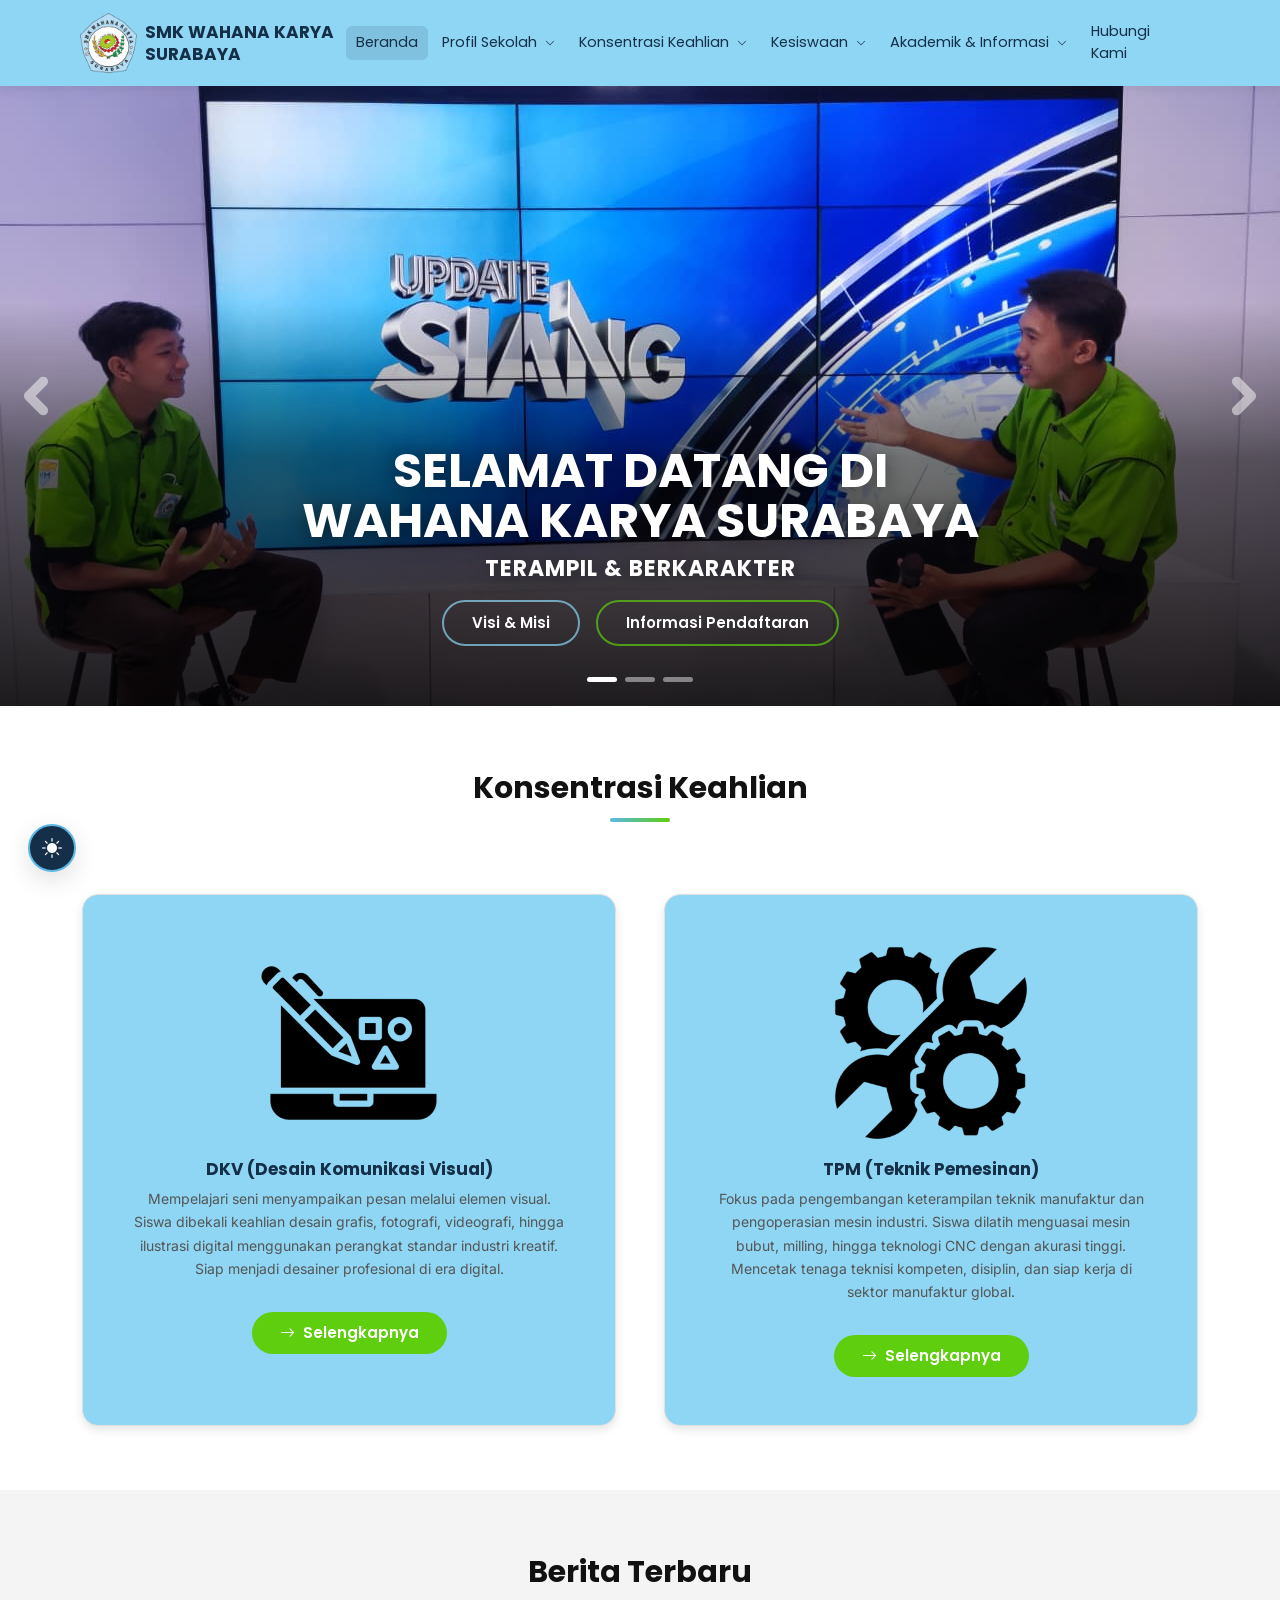
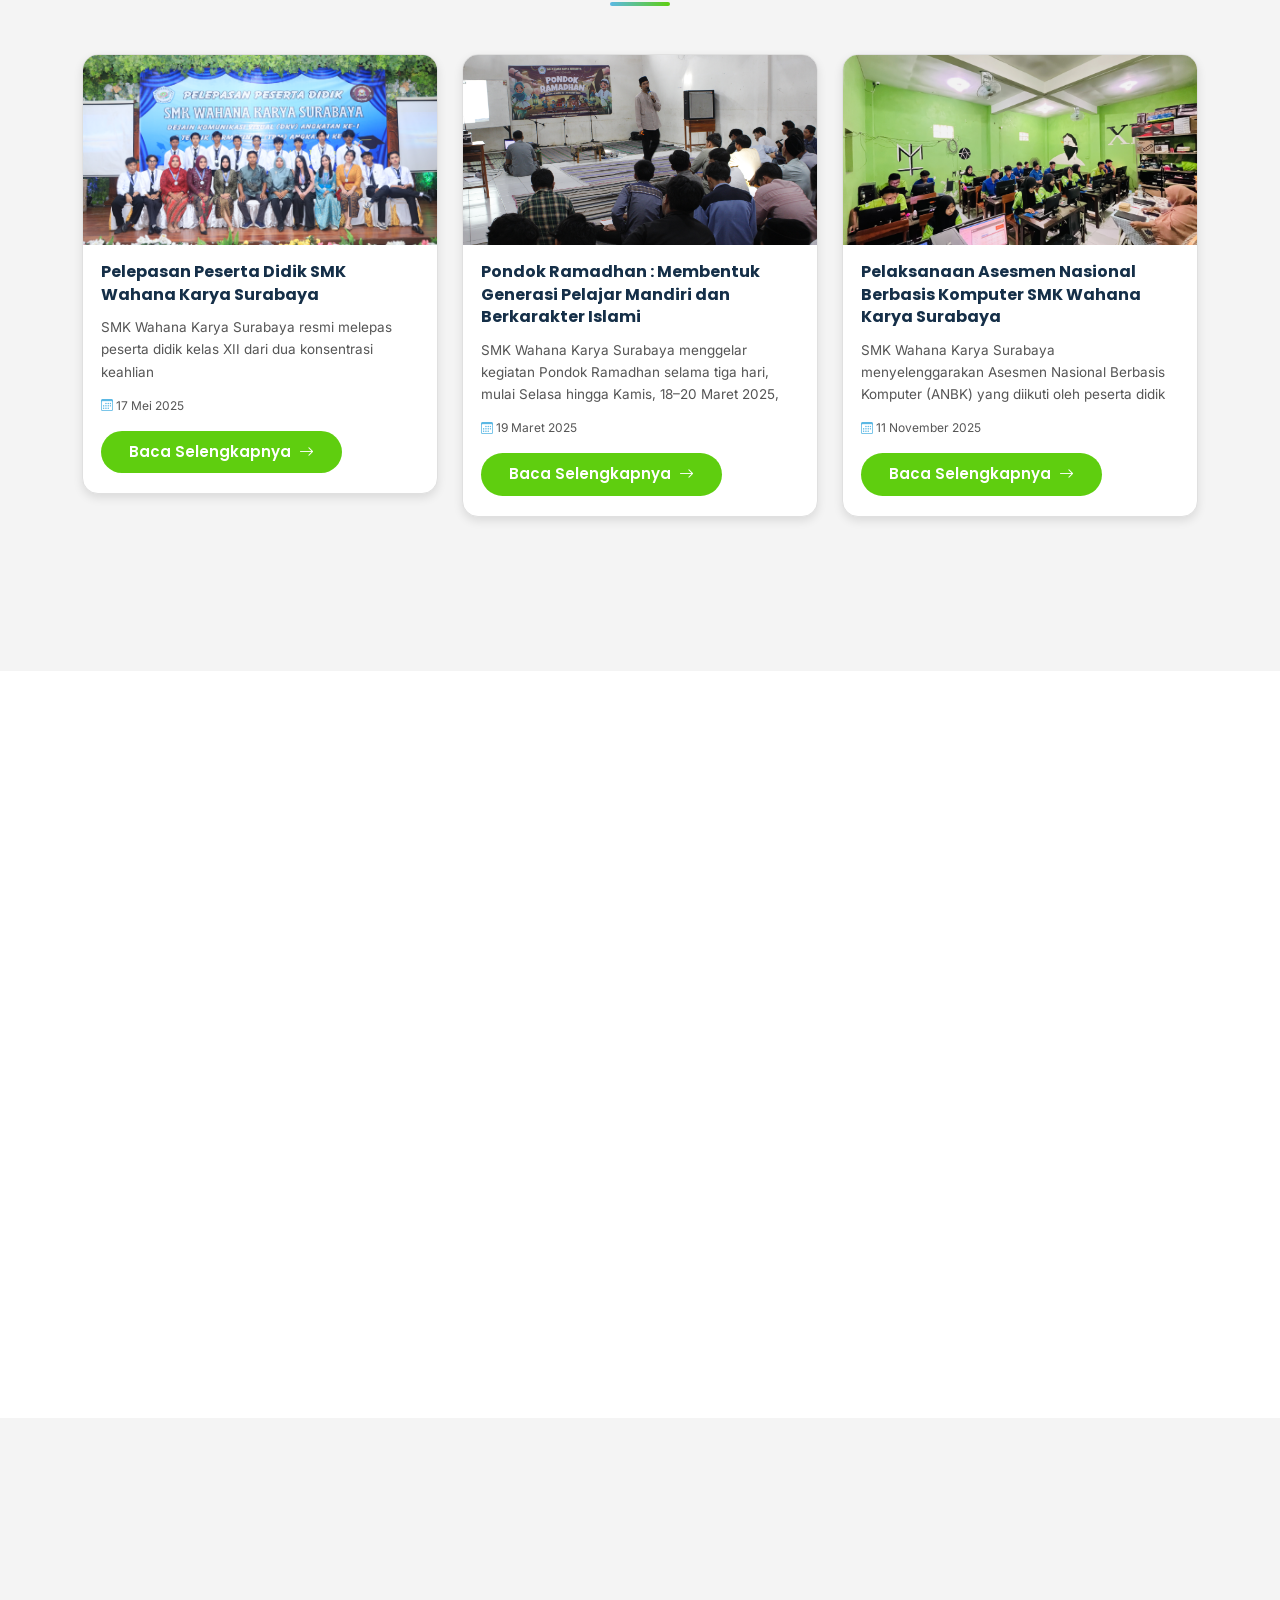
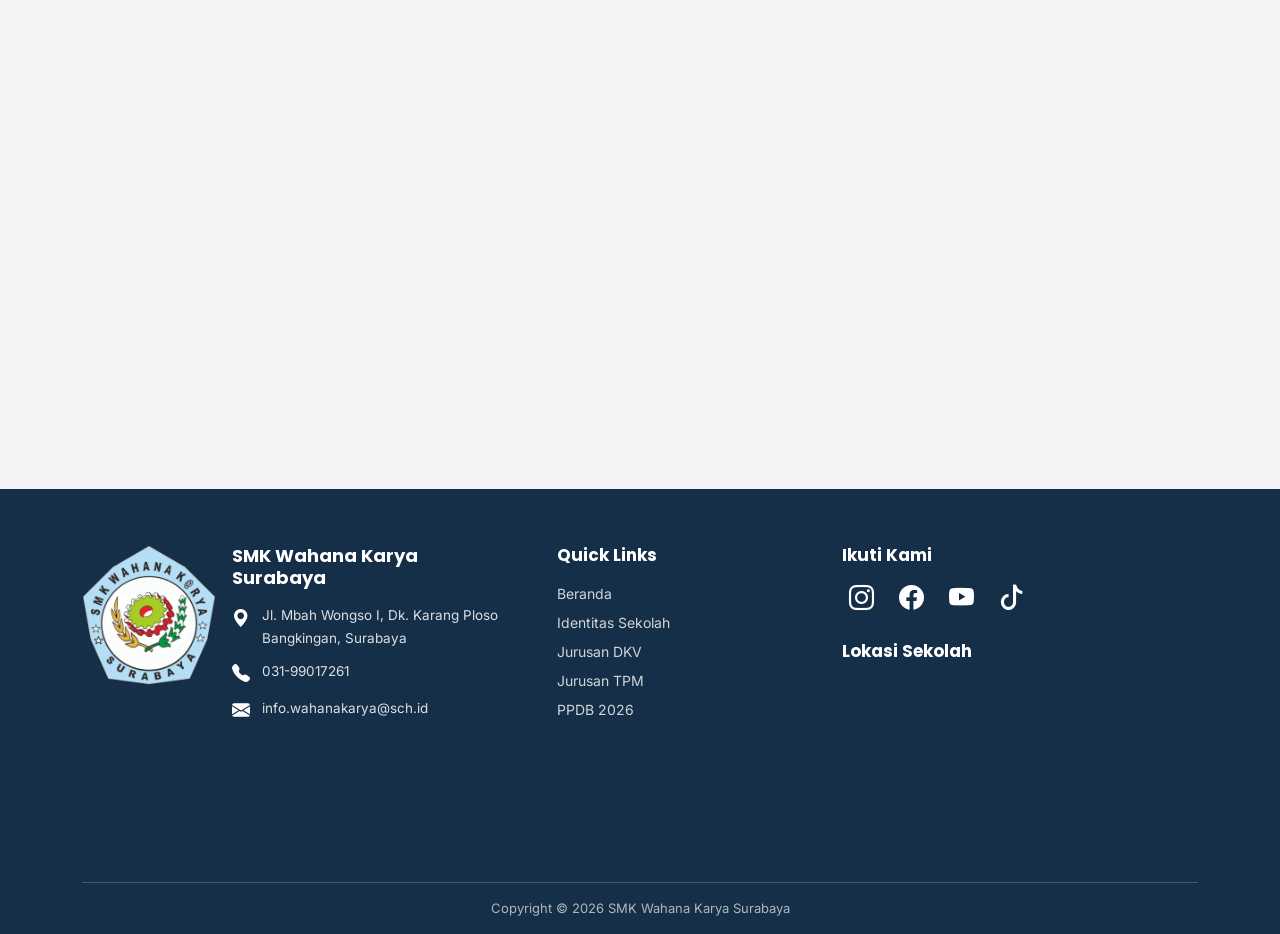
<file: index.html>
<!doctype html>
<html lang="id">
  <head>
    <meta charset="UTF-8" />
    <link rel="icon" type="image/svg+xml" href="/img/logosmkwk.png" />
    <meta name="viewport" content="width=device-width, initial-scale=1.0" />
    <title>Beranda — SMK Wahana Karya Surabaya</title>
    <meta
      name="description"
      content="Website SMK Wahana Karya Surabaya — Terampil & Berkarakter."
    />
    <link
      href="https://cdn.jsdelivr.net/npm/bootstrap@5.3.3/dist/css/bootstrap.min.css"
      rel="stylesheet"
    />
    <link
      href="https://cdn.jsdelivr.net/npm/bootstrap-icons@1.11.3/font/bootstrap-icons.css"
      rel="stylesheet"
    />
    <link
      href="https://fonts.googleapis.com/css2?family=Poppins:wght@400;500;600;700&family=Inter:wght@400;500;600&display=swap"
      rel="stylesheet"
    />
    <link href="./assets/css/style.css" rel="stylesheet" />
  </head>
  <body>
    <header id="site-header"></header>

    <main>
      <!-- HERO SLIDER -->
      <section class="hero-section">
        <div
          id="heroCarousel"
          class="hero-carousel carousel slide"
          data-bs-ride="carousel"
          data-bs-interval="5000"
        >
          <div class="carousel-inner">
            <!-- Slide 1 -->
            <div class="carousel-item active">
              <div
                class="hero-slide"
                style="background-image: url(&quot;/img/slider1.jpeg&quot;)"
              >
                <div class="hero-slide-overlay"></div>
              </div>
            </div>
            <!-- Slide 2 -->
            <div class="carousel-item">
              <div
                class="hero-slide"
                style="background-image: url(&quot;/img/slider2.jpeg&quot;)"
              >
                <div class="hero-slide-overlay"></div>
              </div>
            </div>
            <!-- Slide 3 -->
            <div class="carousel-item">
              <div
                class="hero-slide"
                style="background-image: url(&quot;/img/slider3.jpeg&quot;)"
              >
                <div class="hero-slide-overlay"></div>
              </div>
            </div>
          </div>
          <!-- Fixed text overlay (same on all slides) -->
          <div class="hero-content container">
            <h1 class="hero-title">
              SELAMAT DATANG DI<br />WAHANA KARYA SURABAYA
            </h1>
            <p class="hero-subtitle">TERAMPIL &amp; BERKARAKTER</p>
            <div class="d-flex flex-wrap justify-content-center gap-3">
              <a href="/visi-misi.html" class="btn btn-outline-sky"
                >Visi &amp; Misi</a
              >
              <a href="/ppdb.html" class="btn btn-outline-green"
                >Informasi Pendaftaran</a
              >
            </div>
          </div>
          <!-- Arrows -->
          <button
            class="hero-arrow prev"
            type="button"
            aria-label="Slide sebelumnya"
          >
            <svg
              class="hero-arrow-svg"
              viewBox="0 0 24 24"
              fill="none"
              xmlns="http://www.w3.org/2000/svg"
            >
              <path
                d="M15 6L9 12L15 18"
                stroke="currentColor"
                stroke-width="4"
                stroke-linecap="round"
                stroke-linejoin="round"
              />
            </svg>
          </button>
          <button
            class="hero-arrow next"
            type="button"
            aria-label="Slide berikutnya"
          >
            <svg
              class="hero-arrow-svg"
              viewBox="0 0 24 24"
              fill="none"
              xmlns="http://www.w3.org/2000/svg"
            >
              <path
                d="M9 6L15 12L9 18"
                stroke="currentColor"
                stroke-width="4"
                stroke-linecap="round"
                stroke-linejoin="round"
              />
            </svg>
          </button>
          <!-- Dots -->
          <div class="hero-indicators">
            <button
              class="hero-dot active"
              type="button"
              aria-label="Slide 1"
            ></button>
            <button
              class="hero-dot"
              type="button"
              aria-label="Slide 2"
            ></button>
            <button
              class="hero-dot"
              type="button"
              aria-label="Slide 3"
            ></button>
          </div>
        </div>
      </section>

      <!-- KONSENTRASI KEAHLIAN -->
      <section class="section-white section-py">
        <div class="container">
          <div class="text-center fade-in-up">
            <h2 class="section-title">Konsentrasi Keahlian</h2>
            <div class="section-divider"></div>
          </div>
          <div class="row g-5 mt-2">
            <div class="col-lg-6 fade-in-up delay-1">
              <div class="card-sky p-4 p-md-5 text-center h-100">
                <div class="konsentrasi-icon-wrap mb-3">
                  <img
                    src="img/icondkvberanda.png"
                    alt="Desain Komunikasi Visual"
                  />
                </div>
                <h3 class="card-title-custom" style="color: var(--navy)">
                  DKV (Desain Komunikasi Visual)
                </h3>
                <p class="card-text-custom">
                  Mempelajari seni menyampaikan pesan melalui elemen visual.
                  Siswa dibekali keahlian desain grafis, fotografi, videografi,
                  hingga ilustrasi digital menggunakan perangkat standar
                  industri kreatif. Siap menjadi desainer profesional di era
                  digital.
                </p>
                <a href="/dkv.html" class="btn btn-green mt-3"
                  ><i class="bi bi-arrow-right"></i> Selengkapnya</a
                >
              </div>
            </div>
            <div class="col-lg-6 fade-in-up delay-2">
              <div class="card-sky p-4 p-md-5 text-center h-100">
                <div class="konsentrasi-icon-wrap mb-3">
                  <img src="img/icontpmberanda.png" alt="Teknik Pemesinan" />
                </div>
                <h3 class="card-title-custom" style="color: var(--navy)">
                  TPM (Teknik Pemesinan)
                </h3>
                <p class="card-text-custom">
                  Fokus pada pengembangan keterampilan teknik manufaktur dan
                  pengoperasian mesin industri. Siswa dilatih menguasai mesin
                  bubut, milling, hingga teknologi CNC dengan akurasi tinggi.
                  Mencetak tenaga teknisi kompeten, disiplin, dan siap kerja di
                  sektor manufaktur global.
                </p>
                <a href="/tpm.html" class="btn btn-green mt-3"
                  ><i class="bi bi-arrow-right"></i> Selengkapnya</a
                >
              </div>
            </div>
          </div>
        </div>
      </section>

      <!-- BERITA TERBARU -->
      <section class="section-gray section-py">
        <div class="container">
          <div class="text-center fade-in-up">
            <h2 class="section-title">Berita Terbaru</h2>
            <div class="section-divider"></div>
          </div>
          <div class="row g-4 mt-2">
            <div class="col-md-6 col-xl-4 fade-in-up delay-1">
              <article class="news-card">
                <div class="news-img-wrap">
                  <img src="img/wisuda1.JPG" alt="wisuda" />
                </div>
                <div class="news-card-body">
                  <h3 class="news-title">
                    Pelepasan Peserta Didik SMK Wahana Karya Surabaya
                  </h3>
                  <p class="news-excerpt">
                    SMK Wahana Karya Surabaya resmi melepas peserta didik kelas
                    XII dari dua konsentrasi keahlian
                  </p>
                  <div class="news-meta">
                    <span><i class="bi bi-calendar3"></i> 17 Mei 2025</span>
                  </div>
                  <a
                    href="/detail-berita.html"
                    class="btn btn-green btn-sm mt-3 align-self-start"
                    >Baca Selengkapnya <i class="bi bi-arrow-right"></i
                  ></a>
                </div>
              </article>
            </div>
            <div class="col-md-6 col-xl-4 fade-in-up delay-2">
              <article class="news-card">
                <div class="news-img-wrap">
                  <img src="img/pondokramadhan2.JPG" alt="pondokramadhan" />
                </div>
                <div class="news-card-body">
                  <h3 class="news-title">
                    Pondok Ramadhan : Membentuk Generasi Pelajar Mandiri dan
                    Berkarakter Islami
                  </h3>
                  <p class="news-excerpt">
                    SMK Wahana Karya Surabaya menggelar kegiatan Pondok Ramadhan
                    selama tiga hari, mulai Selasa hingga Kamis, 18–20 Maret
                    2025,
                  </p>
                  <div class="news-meta">
                    <span><i class="bi bi-calendar3"></i> 19 Maret 2025</span>
                  </div>
                  <a
                    href="/detail-berita.html"
                    class="btn btn-green btn-sm mt-3 align-self-start"
                    >Baca Selengkapnya <i class="bi bi-arrow-right"></i
                  ></a>
                </div>
              </article>
            </div>
            <div class="col-md-6 col-xl-4 fade-in-up delay-3">
              <article class="news-card">
                <div class="news-img-wrap">
                  <img src="img/anbk1.jpg" alt="anbk" />
                </div>
                <div class="news-card-body">
                  <h3 class="news-title">
                    Pelaksanaan Asesmen Nasional Berbasis Komputer SMK Wahana
                    Karya Surabaya
                  </h3>
                  <p class="news-excerpt">
                    SMK Wahana Karya Surabaya menyelenggarakan Asesmen Nasional
                    Berbasis Komputer (ANBK) yang diikuti oleh peserta didik
                  </p>
                  <div class="news-meta">
                    <span
                      ><i class="bi bi-calendar3"></i> 11 November 2025</span
                    >
                  </div>
                  <a
                    href="/detail-berita.html"
                    class="btn btn-green btn-sm mt-3 align-self-start"
                    >Baca Selengkapnya <i class="bi bi-arrow-right"></i
                  ></a>
                </div>
              </article>
            </div>
          </div>
          <div class="text-center mt-5 fade-in-up">
            <a href="/berita.html" class="btn btn-navy">Lihat Semua Berita</a>
          </div>
        </div>
      </section>

      <!-- PROFIL SEKOLAH (VIDEO) -->
      <section class="section-white section-py">
        <div class="container">
          <div class="text-center fade-in-up">
            <h2 class="section-title">Profil Sekolah</h2>
            <div class="section-divider"></div>
          </div>
          <div class="row justify-content-center mt-2">
            <div class="col-lg-10 fade-in-up delay-1">
              <div class="card-custom p-3 p-md-4">
                <div class="video-embed-wrap">
                  <iframe
                    src="https://www.youtube.com/embed/KCL10fPpKXo?rel=0"
                    title="Profil SMK Wahana Karya Surabaya"
                    loading="lazy"
                    allow="
                      accelerometer;
                      autoplay;
                      clipboard-write;
                      encrypted-media;
                      gyroscope;
                      picture-in-picture;
                      web-share;
                    "
                    allowfullscreen
                  ></iframe>
                </div>
              </div>
            </div>
          </div>
        </div>
      </section>

      <!-- GALERI EKSTRAKURIKULER -->
      <section class="section-gray section-py">
        <div class="container">
          <div class="text-center fade-in-up">
            <h2 class="section-title">Galeri Kegiatan</h2>
            <div class="section-divider"></div>
          </div>
          <div class="gallery-grid cols-3 fade-in-up delay-1">
            <div class="gallery-item">
              <img src="img/IMG_2357.JPG" alt="banjari" />
            </div>
            <div class="gallery-item">
              <img src="img/imgtakjil.JPG" alt="pramuka" />
            </div>
            <div class="gallery-item">
              <img src="img/mplsimg.jpg" alt="futsal" />
            </div>
            <div class="gallery-item">
              <img src="img/imgpramuka.jpg" alt="updatesiang" />
            </div>
            <div class="gallery-item">
              <img src="img/slider3.jpeg" alt="makanbersama" />
            </div>
            <div class="gallery-item">
              <img src="img/olahraga.jpg" alt="spmb" />
            </div>
          </div>
        </div>
      </section>
    </main>

    <footer id="site-footer"></footer>

    <script src="https://cdn.jsdelivr.net/npm/bootstrap@5.3.3/dist/js/bootstrap.bundle.min.js"></script>
    <script src="/assets/js/components.js"></script>
    <script src="/assets/js/main.js"></script>
  </body>
</html>
</file>
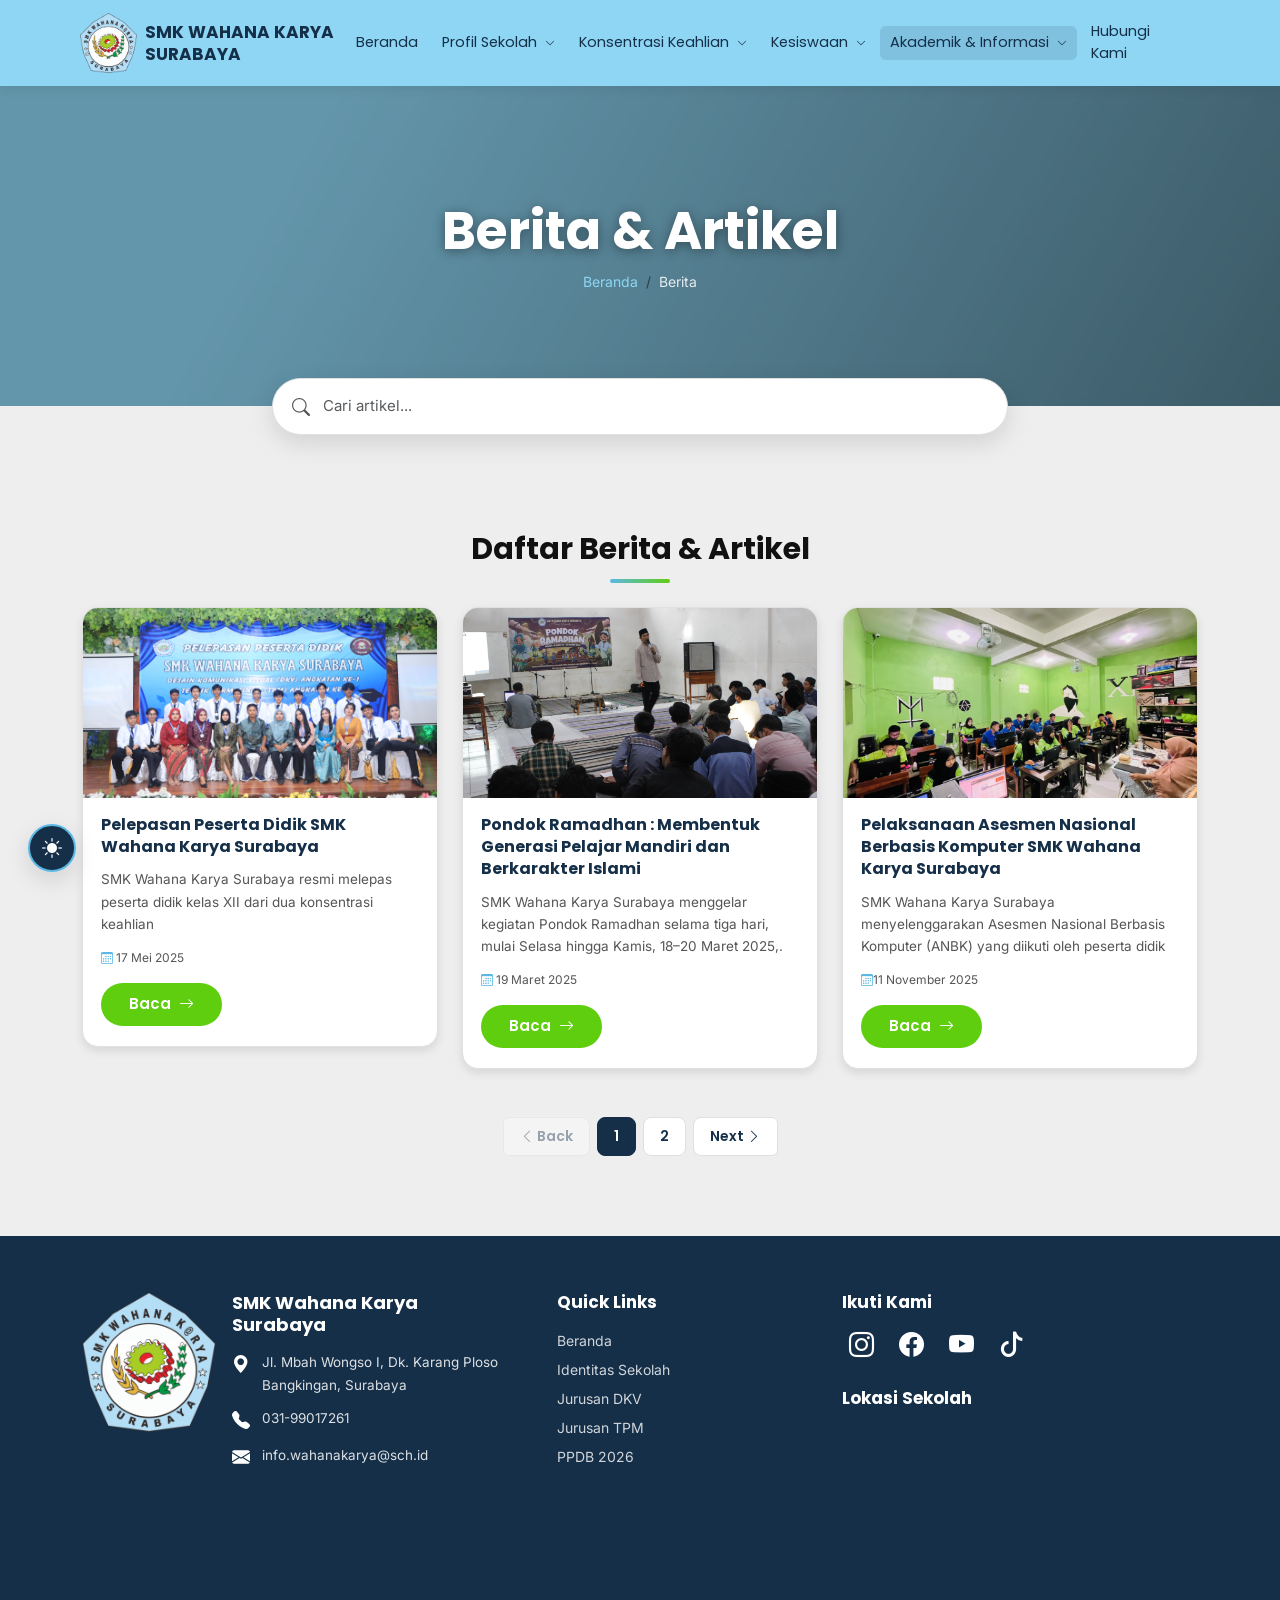
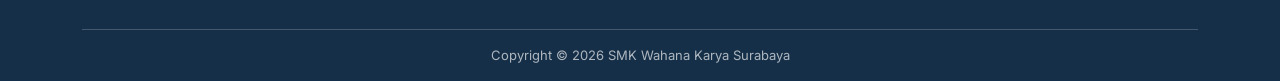
<file: berita.html>
<!doctype html>
<html lang="id">
  <head>
    <meta charset="UTF-8" />
    <meta name="viewport" content="width=device-width, initial-scale=1.0" />
    <title>Berita & Artikel — SMK Wahana Karya Surabaya</title>
    <meta
      name="description"
      content="Berita & artikel SMK Wahana Karya Surabaya."
    />
    <link
      href="https://cdn.jsdelivr.net/npm/bootstrap@5.3.3/dist/css/bootstrap.min.css"
      rel="stylesheet"
    />
    <link
      href="https://cdn.jsdelivr.net/npm/bootstrap-icons@1.11.3/font/bootstrap-icons.css"
      rel="stylesheet"
    />
    <link
      href="https://fonts.googleapis.com/css2?family=Poppins:wght@400;500;600;700&family=Inter:wght@400;500;600&display=swap"
      rel="stylesheet"
    />
    <link href="/assets/css/style.css" rel="stylesheet" />
  </head>
  <body>
    <header id="site-header"></header>

    <main>
      <section class="page-hero">
        <div
          class="page-hero-bg"
          style="background-image: url(&quot;img/bgcustom.png&quot;)"
        ></div>
        <div class="page-hero-overlay"></div>
        <div class="page-hero-content">
          <h1>Berita &amp; Artikel</h1>
          <nav aria-label="breadcrumb">
            <ol class="breadcrumb">
              <li class="breadcrumb-item"><a href="/">Beranda</a></li>
              <li class="breadcrumb-item active" aria-current="page">Berita</li>
            </ol>
          </nav>
        </div>
      </section>
      <div class="container">
        <div class="row justify-content-center">
          <div class="col-lg-8">
            <div class="search-box-wrap">
              <i class="bi bi-search"></i>
              <input
                type="text"
                id="beritaSearchInput"
                class="form-control"
                placeholder="Cari artikel..."
              />
            </div>
          </div>
        </div>
      </div>

      <section class="section- section-py">
        <div class="container">
          <div class="text-center fade-in-up">
            <h2 class="section-title">Daftar Berita & Artikel</h2>
            <div class="section-divider"></div>
          </div>
          <!-- Grid -->
          <div class="row g-4" id="beritaListRow">
            <div class="col-md-6 col-xl-4 fade-in-up delay-1" data-page="1">
              <article class="news-card">
                <div class="news-img-wrap">
                  <img src="img/wisuda1.JPG" alt="wisuda" />
                </div>
                <div class="news-card-body">
                  <h3 class="news-title">
                    Pelepasan Peserta Didik SMK Wahana Karya Surabaya
                  </h3>
                  <p class="news-excerpt">
                    SMK Wahana Karya Surabaya resmi melepas peserta didik kelas
                    XII dari dua konsentrasi keahlian
                  </p>
                  <div class="news-meta">
                    <span><i class="bi bi-calendar3"></i> 17 Mei 2025</span>
                  </div>
                  <a
                    href="/detail-berita.html?page=1"
                    class="btn btn-green btn-sm mt-3 align-self-start"
                    >Baca <i class="bi bi-arrow-right"></i
                  ></a>
                </div>
              </article>
            </div>
            <div class="col-md-6 col-xl-4 fade-in-up delay-2" data-page="1">
              <article class="news-card">
                <div class="news-img-wrap">
                  <img src="img/pondokramadhan2.JPG" alt="pondok" />
                </div>
                <div class="news-card-body">
                  <h3 class="news-title">
                    Pondok Ramadhan : Membentuk Generasi Pelajar Mandiri dan
                    Berkarakter Islami
                  </h3>
                  <p class="news-excerpt">
                    SMK Wahana Karya Surabaya menggelar kegiatan Pondok Ramadhan
                    selama tiga hari, mulai Selasa hingga Kamis, 18–20 Maret
                    2025,.
                  </p>
                  <div class="news-meta">
                    <span><i class="bi bi-calendar3"></i> 19 Maret 2025</span>
                  </div>
                  <a
                    href="/detail-berita.html?page=2"
                    class="btn btn-green btn-sm mt-3 align-self-start"
                    >Baca <i class="bi bi-arrow-right"></i
                  ></a>
                </div>
              </article>
            </div>
            <div class="col-md-6 col-xl-4 fade-in-up delay-3" data-page="1">
              <article class="news-card">
                <div class="news-img-wrap">
                  <img src="img/anbk1.jpg" alt="anbk" />
                </div>
                <div class="news-card-body">
                  <h3 class="news-title">
                    Pelaksanaan Asesmen Nasional Berbasis Komputer SMK Wahana
                    Karya Surabaya
                  </h3>
                  <p class="news-excerpt">
                    SMK Wahana Karya Surabaya menyelenggarakan Asesmen Nasional
                    Berbasis Komputer (ANBK) yang diikuti oleh peserta didik
                  </p>
                  <div class="news-meta">
                    <span><i class="bi bi-calendar3"></i>11 November 2025</span>
                  </div>
                  <a
                    href="/detail-berita.html?page=3"
                    class="btn btn-green btn-sm mt-3 align-self-start"
                    >Baca <i class="bi bi-arrow-right"></i
                  ></a>
                </div>
              </article>
            </div>
            <div class="col-md-6 col-xl-4 fade-in-up delay-1" data-page="2">
              <article class="news-card">
                <div class="news-img-wrap">
                  <img src="img/workshop1.JPG" alt="Futsal" />
                </div>
                <div class="news-card-body">
                  <h3 class="news-title">
                    Workshop UKK : Pembekalan Persiapan Siswa SMK Wahana Karya
                  </h3>
                  <p class="news-excerpt">
                    SMK Wahana Karya Surabaya menyelenggarakan Workshop Uji
                    Kompetensi Keahlian (UKK)
                  </p>
                  <div class="news-meta">
                    <span
                      ><i class="bi bi-calendar3"></i> 24 Februari 2025</span
                    >
                  </div>
                  <a
                    href="/detail-berita.html?page=4"
                    class="btn btn-green btn-sm mt-3 align-self-start"
                    >Baca <i class="bi bi-arrow-right"></i
                  ></a>
                </div>
              </article>
            </div>
            <div class="col-md-6 col-xl-4 fade-in-up delay-2" data-page="2">
              <article class="news-card">
                <div class="news-img-wrap">
                  <img src="img/pocarisweatki.JPG" alt="KI" />
                </div>
                <div class="news-card-body">
                  <h3 class="news-title">
                    Kunjungan Industri SMK Wahana Karya Surabaya ke PT. Amerta
                    Indah Otsuka
                  </h3>
                  <p class="news-excerpt">
                    SMK Wahana Karya Surabaya melaksanakan kegiatan kunjungan
                    industri ke pabrik PT.
                  </p>
                  <div class="news-meta">
                    <span
                      ><i class="bi bi-calendar3"></i> 24 September 2025</span
                    >
                  </div>
                  <a
                    href="/detail-berita.html?page=5"
                    class="btn btn-green btn-sm mt-3 align-self-start"
                    >Baca <i class="bi bi-arrow-right"></i
                  ></a>
                </div>
              </article>
            </div>
            <div class="col-md-6 col-xl-4 fade-in-up delay-3" data-page="2">
              <article class="news-card">
                <div class="news-img-wrap">
                  <img src="img/pkkimg.jpg" alt="pkk" />
                </div>
                <div class="news-card-body">
                  <h3 class="news-title">
                    Penguatan Pendidikan Karakter (PKK) SMK Wahana Karya
                    Surabaya
                  </h3>
                  <p class="news-excerpt">
                    SMK Wahana Karya Surabaya menggelar kegiatan Penguatan
                    Pendidikan Karakter (PKK) yang diikuti oleh seluruh peserta
                  </p>
                  <div class="news-meta">
                    <span
                      ><i class="bi bi-calendar3"></i> 23 Oktober 2025</span
                    >
                  </div>
                  <a
                    href="/detail-berita.html?page=6"
                    class="btn btn-green btn-sm mt-3 align-self-start"
                    >Baca <i class="bi bi-arrow-right"></i
                  ></a>
                </div>
              </article>
            </div>
          </div>
          <!-- Pagination -->
          <div class="row justify-content-center mt-5 fade-in-up">
            <div class="col-auto">
              <nav aria-label="Navigasi halaman berita">
                <ul
                  class="pagination prestasi-pagination"
                  id="beritaPaginationList"
                >
                  <li class="page-item">
                    <a class="page-link" href="#" data-action="prev"
                      ><i class="bi bi-chevron-left"></i> Back</a
                    >
                  </li>
                  <li class="page-item active">
                    <a class="page-link" href="#" data-page="1">1</a>
                  </li>
                  <li class="page-item">
                    <a class="page-link" href="#" data-page="2">2</a>
                  </li>
                  <li class="page-item">
                    <a class="page-link" href="#" data-action="next"
                      >Next <i class="bi bi-chevron-right"></i
                    ></a>
                  </li>
                </ul>
              </nav>
            </div>
          </div>
        </div>
      </section>
    </main>

    <footer id="site-footer"></footer>
    <script src="https://cdn.jsdelivr.net/npm/bootstrap@5.3.3/dist/js/bootstrap.bundle.min.js"></script>
    <script src="/assets/js/components.js"></script>
    <script src="/assets/js/main.js"></script>
  </body>
</html>
</file>
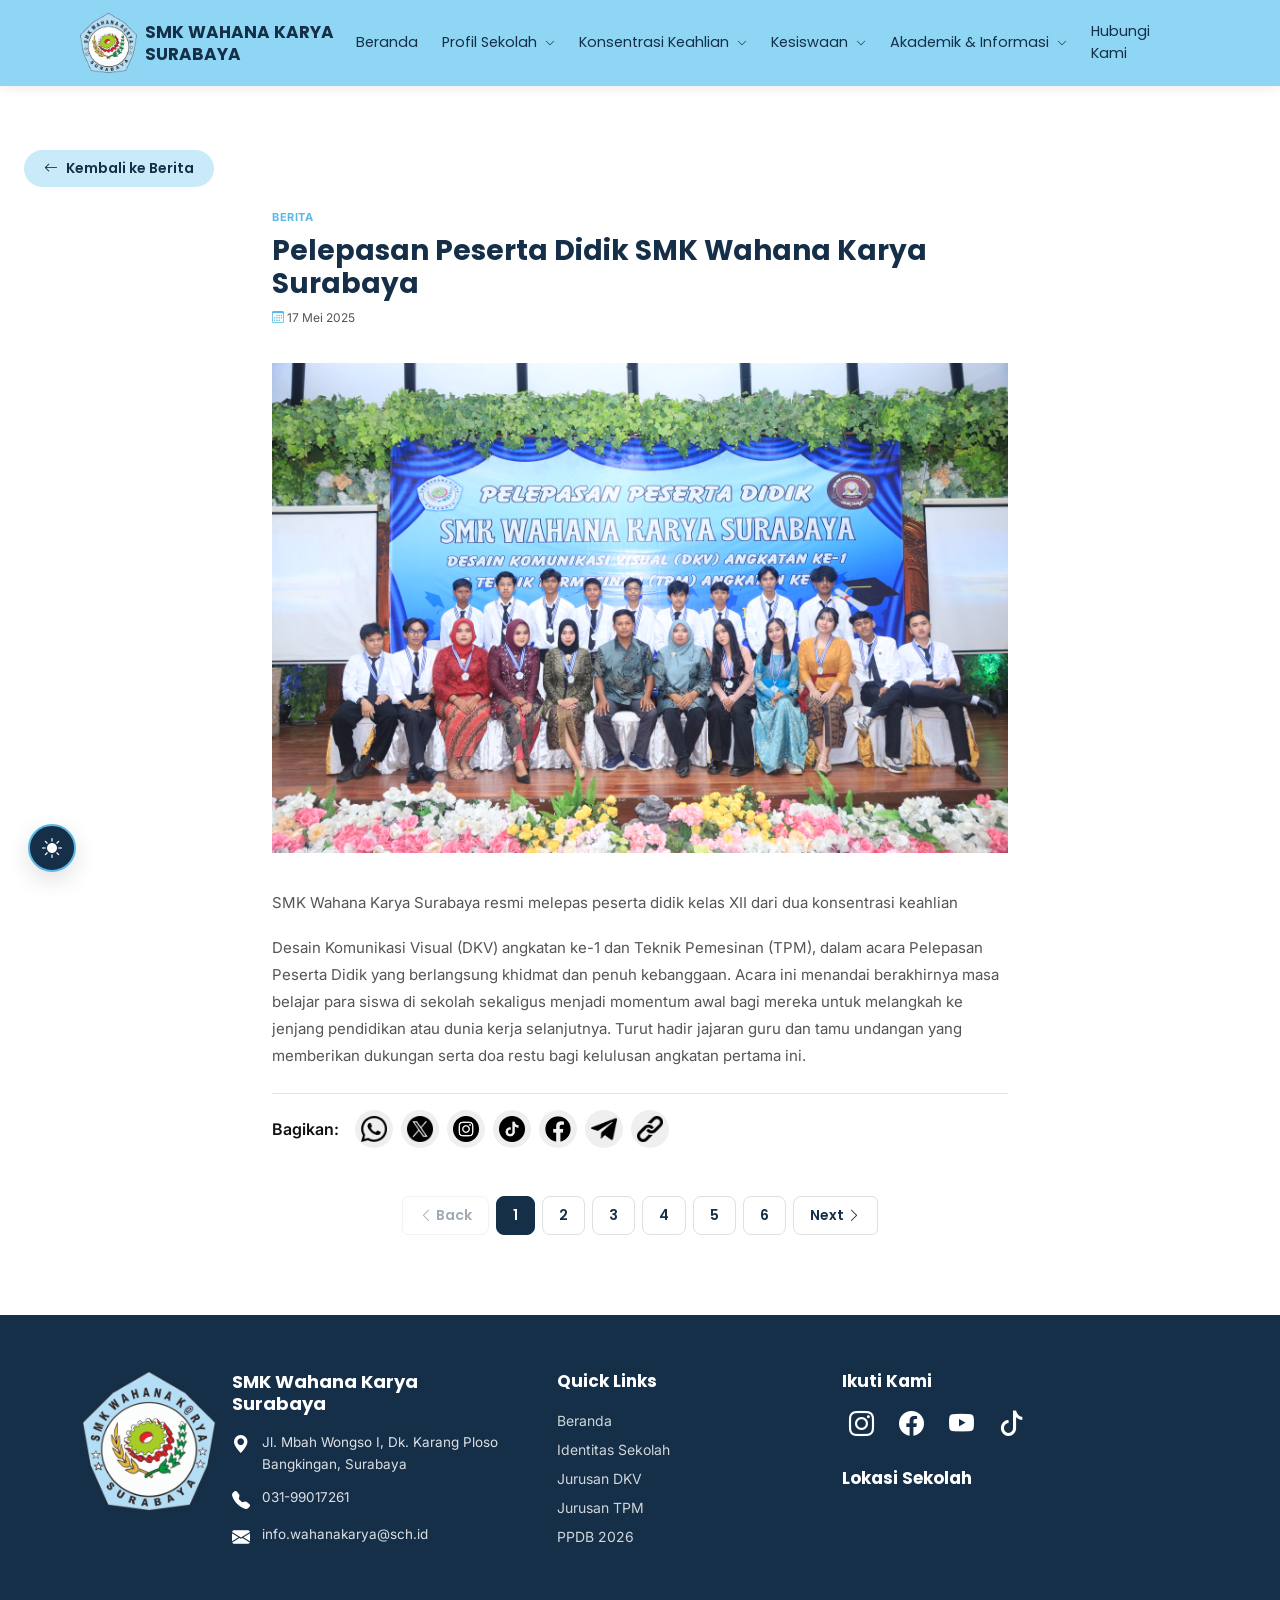
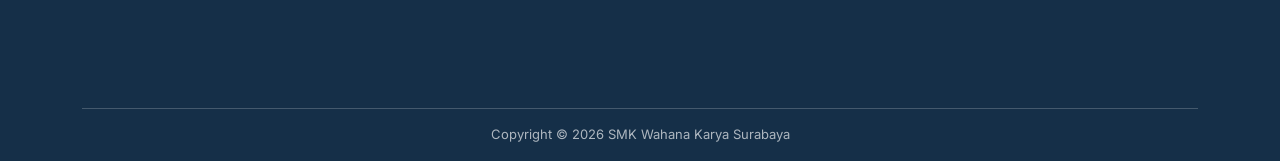
<file: detail-berita.html>
<!doctype html>
<html lang="id">
  <head>
    <meta charset="UTF-8" />
    <meta name="viewport" content="width=device-width, initial-scale=1.0" />
    <title>Detail Berita — SMK Wahana Karya Surabaya</title>
    <meta
      name="description"
      content="Detail Aertikel & Berita SMK Wahana Karya Surabaya."
    />
    <link
      href="https://cdn.jsdelivr.net/npm/bootstrap@5.3.3/dist/css/bootstrap.min.css"
      rel="stylesheet"
    />
    <link
      href="https://cdn.jsdelivr.net/npm/bootstrap-icons@1.11.3/font/bootstrap-icons.css"
      rel="stylesheet"
    />
    <link
      href="https://fonts.googleapis.com/css2?family=Poppins:wght@400;500;600;700&family=Inter:wght@400;500;600&display=swap"
      rel="stylesheet"
    />
    <link href="/assets/css/style.css" rel="stylesheet" />
  </head>
  <body>
    <header id="site-header"></header>

    <main>
      <section class="section-white section-py">
        <div class="px-4 mb-3">
          <a href="/berita.html" class="btn-back-list">
            <i class="bi bi-arrow-left"></i> Kembali ke Berita
          </a>
        </div>

        <div class="container">
          <div class="row justify-content-center">
            <div class="col-lg-8 fade-in-up">
              <!-- Page 1 -->
              <article class="detail-article berita-detail-page">
                <span class="news-tag">Berita</span>
                <h2>Pelepasan Peserta Didik SMK Wahana Karya Surabaya</h2>
                <div class="news-meta mb-3">
                  <span><i class="bi bi-calendar3"></i> 17 Mei 2025</span>
                </div>
                <img src="img/wisuda1.JPG" alt="wisuda" class="w-100" />
                <p class="mt-3">
                  SMK Wahana Karya Surabaya resmi melepas peserta didik kelas
                  XII dari dua konsentrasi keahlian
                </p>
                <p>
                  Desain Komunikasi Visual (DKV) angkatan ke-1 dan Teknik
                  Pemesinan (TPM), dalam acara Pelepasan Peserta Didik yang
                  berlangsung khidmat dan penuh kebanggaan. Acara ini menandai
                  berakhirnya masa belajar para siswa di sekolah sekaligus
                  menjadi momentum awal bagi mereka untuk melangkah ke jenjang
                  pendidikan atau dunia kerja selanjutnya. Turut hadir jajaran
                  guru dan tamu undangan yang memberikan dukungan serta doa
                  restu bagi kelulusan angkatan pertama ini.
                </p>
                <div
                  class="d-flex align-items-center gap-2 mt-4 pt-3 border-top"
                >
                  <span class="me-2" style="font-weight: 600">Bagikan:</span>
                  <button class="share-btn" data-share="whatsapp">
                    <img src="img/iconwa.png" alt="WhatsApp" />
                  </button>

                  <button class="share-btn" data-share="x">
                    <img src="img/iconX.png" alt="X" />
                  </button>

                  <button class="share-btn" data-share="instagram">
                    <img src="img/iconigbundar.png" alt="Instagram" />
                  </button>

                  <button class="share-btn" data-share="tiktok">
                    <img src="img/icontiktok.png" alt="TikTok" />
                  </button>

                  <button class="share-btn" data-share="facebook">
                    <img src="img/iconfbbundar.png" alt="Facebook" />
                  </button>

                  <button class="share-btn" data-share="telegram">
                    <img src="img/icontelegram.png" alt="Telegram" />
                  </button>

                  <button class="share-btn" data-share="copy">
                    <img src="img/iconsalintautan.png" alt="Copy Link" />
                  </button>
                </div>
              </article>

              <!-- Page 2 -->
              <article
                class="detail-article berita-detail-page"
                style="display: none"
              >
                <span class="news-tag">Berita</span>
                <h2>
                  Pondok Ramadhan : Membentuk Generasi Pelajar Mandiri dan
                  Berkarakter Islami
                </h2>
                <div class="news-meta mb-3">
                  <span><i class="bi bi-calendar3"></i> 19 Maret 2025</span>
                </div>
                <img
                  src="img/pondokramadhan2.JPG"
                  alt="pondokramadhan"
                  class="w-100"
                />
                <p class="mt-3">
                  Pondok Ramadhan : Membentuk Generasi Pelajar Mandiri dan
                  Berkarakter Islami
                </p>
                <p>
                  sebagai bagian dari program pembinaan spiritual bulan Ramadhan
                  bagi seluruh peserta didik. Kegiatan ini diisi dengan berbagai
                  rangkaian acara keagamaan seperti kajian dan ceramah agama,
                  tadarus Al-Qur'an, serta pembinaan akhlak yang dipandu
                  langsung oleh pemateri di hadapan para siswa yang khusyuk
                  mengikuti jalannya acara di ruang aula sekolah. Mengusung tema
                  "Mewujudkan Generasi Pelajar yang Mandiri dan Berkarakter
                  Islami melalui Ibadah Ramadhan", program ini bertujuan
                  menanamkan nilai-nilai keimanan, kedisiplinan, dan kepedulian
                  sosial pada diri siswa, sekaligus mempererat kebersamaan dalam
                  suasana penuh berkah di bulan suci Ramadhan.
                </p>
                <div
                  class="d-flex align-items-center gap-2 mt-4 pt-3 border-top"
                >
                  <span class="me-2" style="font-weight: 600">Bagikan:</span>
                  <button class="share-btn" data-share="whatsapp">
                    <img src="img/iconwa.png" alt="WhatsApp" />
                  </button>

                  <button class="share-btn" data-share="x">
                    <img src="img/iconX.png" alt="X" />
                  </button>

                  <button class="share-btn" data-share="instagram">
                    <img src="img/iconigbundar.png" alt="Instagram" />
                  </button>

                  <button class="share-btn" data-share="tiktok">
                    <img src="img/icontiktok.png" alt="TikTok" />
                  </button>

                  <button class="share-btn" data-share="facebook">
                    <img src="img/iconfbbundar.png" alt="Facebook" />
                  </button>

                  <button class="share-btn" data-share="telegram">
                    <img src="img/icontelegram.png" alt="Telegram" />
                  </button>

                  <button class="share-btn" data-share="copy">
                    <img src="img/iconsalintautan.png" alt="Copy Link" />
                  </button>
                </div>
              </article>

              <!-- Page 3 -->
              <article
                class="detail-article berita-detail-page"
                style="display: none"
              >
                <span class="news-tag">Berita</span>
                <h2>
                  Pelaksanaan Asesmen Nasional Berbasis Komputer SMK Wahana
                  Karya Surabaya
                </h2>
                <div class="news-meta mb-3">
                  <span><i class="bi bi-calendar3"></i> 11 November 2025</span>
                </div>
                <img src="img/anbk1.jpg" alt="anbk" class="w-100" />
                <p class="mt-3">
                  SMK Wahana Karya Surabaya menyelenggarakan Asesmen Nasional
                  Berbasis Komputer (ANBK) yang diikuti oleh peserta didik
                </p>
                <p>
                  SMK Wahana Karya Surabaya menyelenggarakan Asesmen Nasional
                  Berbasis Komputer (ANBK) yang diikuti oleh peserta didik
                  sebagai bagian dari evaluasi mutu pendidikan tingkat nasional.
                  Kegiatan berlangsung tertib di ruang laboratorium komputer
                  sekolah, dengan siswa mengerjakan asesmen secara mandiri
                  menggunakan perangkat komputer yang telah disiapkan,
                  didampingi oleh proktor dan pengawas ruangan untuk memastikan
                  pelaksanaan berjalan lancar sesuai prosedur. ANBK menjadi
                  sarana pemetaan kualitas pembelajaran yang mencakup literasi,
                  numerasi, dan survei karakter, sebagai upaya berkelanjutan SMK
                  Wahana Karya Surabaya dalam meningkatkan mutu pendidikan bagi
                  seluruh peserta didik.
                </p>
                <div
                  class="d-flex align-items-center gap-2 mt-4 pt-3 border-top"
                >
                  <span class="me-2" style="font-weight: 600">Bagikan:</span>
                  <button class="share-btn" data-share="whatsapp">
                    <img src="img/iconwa.png" alt="WhatsApp" />
                  </button>

                  <button class="share-btn" data-share="x">
                    <img src="img/iconX.png" alt="X" />
                  </button>

                  <button class="share-btn" data-share="instagram">
                    <img src="img/iconigbundar.png" alt="Instagram" />
                  </button>

                  <button class="share-btn" data-share="tiktok">
                    <img src="img/icontiktok.png" alt="TikTok" />
                  </button>

                  <button class="share-btn" data-share="facebook">
                    <img src="img/iconfbbundar.png" alt="Facebook" />
                  </button>

                  <button class="share-btn" data-share="telegram">
                    <img src="img/icontelegram.png" alt="Telegram" />
                  </button>

                  <button class="share-btn" data-share="copy">
                    <img src="img/iconsalintautan.png" alt="Copy Link" />
                  </button>
                </div>
              </article>

              <!-- Page 4 -->
              <article
                class="detail-article berita-detail-page"
                style="display: none"
              >
                <span class="news-tag">Berita</span>
                <h2>
                  Workshop UKK : Pembekalan Persiapan Siswa SMK Wahana Karya
                </h2>
                <div class="news-meta mb-3">
                  <span><i class="bi bi-calendar3"></i> 24 Februari 2025</span>
                </div>
                <img src="img/workshop1.JPG" alt="Futsal" class="w-100" />
                <p class="mt-3">
                  SMK Wahana Karya Surabaya menyelenggarakan Workshop Uji
                  Kompetensi Keahlian (UKK) sebagai bentuk pembekalan persiapan
                  bagi peserta didik kelas XII, sekaligus penambahan wawasan
                  bagi siswa kelas X.
                </p>
                <p>
                  Kegiatan ini merupakan hasil kerja sama dengan PT. Datek
                  Inovasi Nusantara dan Creative Media, menghadirkan narasumber
                  Nanang Priyatnahari dari PT. Datek Inovasi Nusantara dan Hadi
                  Sisyanto dari Creative Media yang berbagi ilmu dan pengalaman
                  praktis terkait uji kompetensi keahlian. Melalui workshop ini,
                  siswa diharapkan lebih siap dan percaya diri dalam menghadapi
                  Uji Kompetensi Keahlian sebagai salah satu syarat kelulusan,
                  sekaligus memperkuat kesiapan mereka memasuki dunia kerja
                  maupun industri.
                </p>
                <div
                  class="d-flex align-items-center gap-2 mt-4 pt-3 border-top"
                >
                  <span class="me-2" style="font-weight: 600">Bagikan:</span>
                  <button class="share-btn" data-share="whatsapp">
                    <img src="img/iconwa.png" alt="WhatsApp" />
                  </button>

                  <button class="share-btn" data-share="x">
                    <img src="img/iconX.png" alt="X" />
                  </button>

                  <button class="share-btn" data-share="instagram">
                    <img src="img/iconigbundar.png" alt="Instagram" />
                  </button>

                  <button class="share-btn" data-share="tiktok">
                    <img src="img/icontiktok.png" alt="TikTok" />
                  </button>

                  <button class="share-btn" data-share="facebook">
                    <img src="img/iconfbbundar.png" alt="Facebook" />
                  </button>

                  <button class="share-btn" data-share="telegram">
                    <img src="img/icontelegram.png" alt="Telegram" />
                  </button>

                  <button class="share-btn" data-share="copy">
                    <img src="img/iconsalintautan.png" alt="Copy Link" />
                  </button>
                </div>
              </article>

              <!-- Page 5 -->
              <article
                class="detail-article berita-detail-page"
                style="display: none"
              >
                <span class="news-tag">Berita</span>
                <h2>
                  Kunjungan Industri SMK Wahana Karya Surabaya ke PT. Amerta
                  Indah Otsuka
                </h2>
                <div class="news-meta mb-3">
                  <span><i class="bi bi-calendar3"></i> 24 September 2024</span>
                </div>
                <img src="img/pocarisweatki.JPG" alt="KI" class="w-100" />
                <p class="mt-3">
                  SMK Wahana Karya Surabaya melaksanakan kegiatan kunjungan
                  industri ke pabrik PT. Amerta Indah Otsuka, produsen Pocari
                  Sweat, sebagai bagian dari program pengembangan wawasan dunia
                  kerja bagi peserta didik. Kegiatan ini diikuti oleh
                  siswa-siswi didampingi guru pendamping, dengan tujuan
                  memberikan pengalaman langsung mengenai proses produksi,
                  standar mutu, dan budaya kerja di industri manufaktur berskala
                  nasional.
                </p>
                <p>
                  Selain kunjungan industri, rangkaian kegiatan juga dilanjutkan
                  dengan wisata edukasi ke Santerra De Laponte, sehingga siswa
                  memperoleh perpaduan antara pembelajaran industri dan rekreasi
                  yang menyenangkan. Kegiatan ini diharapkan dapat menambah
                  motivasi dan gambaran nyata bagi siswa dalam mempersiapkan
                  diri memasuki dunia kerja setelah lulus.
                </p>
                <div
                  class="d-flex align-items-center gap-2 mt-4 pt-3 border-top"
                >
                  <span class="me-2" style="font-weight: 600">Bagikan:</span>
                  <button class="share-btn" data-share="whatsapp">
                    <img src="img/iconwa.png" alt="WhatsApp" />
                  </button>

                  <button class="share-btn" data-share="x">
                    <img src="img/iconX.png" alt="X" />
                  </button>

                  <button class="share-btn" data-share="instagram">
                    <img src="img/iconigbundar.png" alt="Instagram" />
                  </button>

                  <button class="share-btn" data-share="tiktok">
                    <img src="img/icontiktok.png" alt="TikTok" />
                  </button>

                  <button class="share-btn" data-share="facebook">
                    <img src="img/iconfbbundar.png" alt="Facebook" />
                  </button>

                  <button class="share-btn" data-share="telegram">
                    <img src="img/icontelegram.png" alt="Telegram" />
                  </button>

                  <button class="share-btn" data-share="copy">
                    <img src="img/iconsalintautan.png" alt="Copy Link" />
                  </button>
                </div>
              </article>

              <!-- Page 6 -->
              <article
                class="detail-article berita-detail-page"
                style="display: none"
              >
                <span class="news-tag">Berita</span>
                <h2>Tim Futsal SMK WK Juara 3 Turnamen Pelajar Surabaya</h2>
                <div class="news-meta mb-3">
                  <span><i class="bi bi-calendar3"></i> 23 Oktober 2025</span>
                </div>
                <img src="img/pkkimg.jpg" alt="pkk" class="w-100" />
                <p class="mt-3">
                  SMK Wahana Karya Surabaya menggelar kegiatan Penguatan
                  Pendidikan Karakter (PKK) yang diikuti oleh seluruh peserta
                  didik bersama jajaran pembina, dengan seragam Pramuka lengkap
                  sebagai bagian dari pembinaan kedisiplinan dan kepramukaan
                  sekolah.
                </p>
                <p>
                  Kegiatan yang berlangsung di aula sekolah ini diisi dengan
                  penyerahan piagam penghargaan kepada para siswa, sebagai
                  bentuk apresiasi atas partisipasi dan pencapaian mereka dalam
                  program pendidikan karakter. Melalui kegiatan ini, sekolah
                  berupaya menanamkan nilai-nilai kedisiplinan, kemandirian,
                  kejujuran, dan semangat gotong royong pada diri siswa, guna
                  membentuk generasi pelajar yang tidak hanya unggul secara
                  akademik tetapi juga berkarakter kuat sesuai dengan motto
                  sekolah "Terampil & Berkarakter".
                </p>
                <div
                  class="d-flex align-items-center gap-2 mt-4 pt-3 border-top"
                >
                  <span class="me-2" style="font-weight: 600">Bagikan:</span>
                  <button class="share-btn" data-share="whatsapp">
                    <img src="img/iconwa.png" alt="WhatsApp" />
                  </button>

                  <button class="share-btn" data-share="x">
                    <img src="img/iconX.png" alt="X" />
                  </button>

                  <button class="share-btn" data-share="instagram">
                    <img src="img/iconigbundar.png" alt="Instagram" />
                  </button>

                  <button class="share-btn" data-share="tiktok">
                    <img src="img/icontiktok.png" alt="TikTok" />
                  </button>

                  <button class="share-btn" data-share="facebook">
                    <img src="img/iconfbbundar.png" alt="Facebook" />
                  </button>

                  <button class="share-btn" data-share="telegram">
                    <img src="img/icontelegram.png" alt="Telegram" />
                  </button>

                  <button class="share-btn" data-share="copy">
                    <img src="img/iconsalintautan.png" alt="Copy Link" />
                  </button>
                </div>
              </article>

              <!-- Pagination -->
              <nav
                aria-label="Pagination berita"
                class="mt-5"
                id="beritaDetailPagination"
              >
                <ul
                  class="pagination prestasi-pagination justify-content-center"
                >
                  <li class="page-item">
                    <a class="page-link" href="#" data-action="prev"
                      ><i class="bi bi-chevron-left"></i> Back</a
                    >
                  </li>
                  <li class="page-item active">
                    <a class="page-link" href="#" data-page="1">1</a>
                  </li>
                  <li class="page-item">
                    <a class="page-link" href="#" data-page="2">2</a>
                  </li>
                  <li class="page-item">
                    <a class="page-link" href="#" data-page="3">3</a>
                  </li>
                  <li class="page-item">
                    <a class="page-link" href="#" data-page="4">4</a>
                  </li>
                  <li class="page-item">
                    <a class="page-link" href="#" data-page="5">5</a>
                  </li>
                  <li class="page-item">
                    <a class="page-link" href="#" data-page="6">6</a>
                  </li>
                  <li class="page-item">
                    <a class="page-link" href="#" data-action="next"
                      >Next <i class="bi bi-chevron-right"></i
                    ></a>
                  </li>
                </ul>
              </nav>
            </div>
          </div>
        </div>
      </section>
    </main>

    <footer id="site-footer"></footer>
    <script src="https://cdn.jsdelivr.net/npm/bootstrap@5.3.3/dist/js/bootstrap.bundle.min.js"></script>
    <script src="/assets/js/components.js"></script>
    <script src="/assets/js/main.js"></script>
  </body>
</html>
</file>
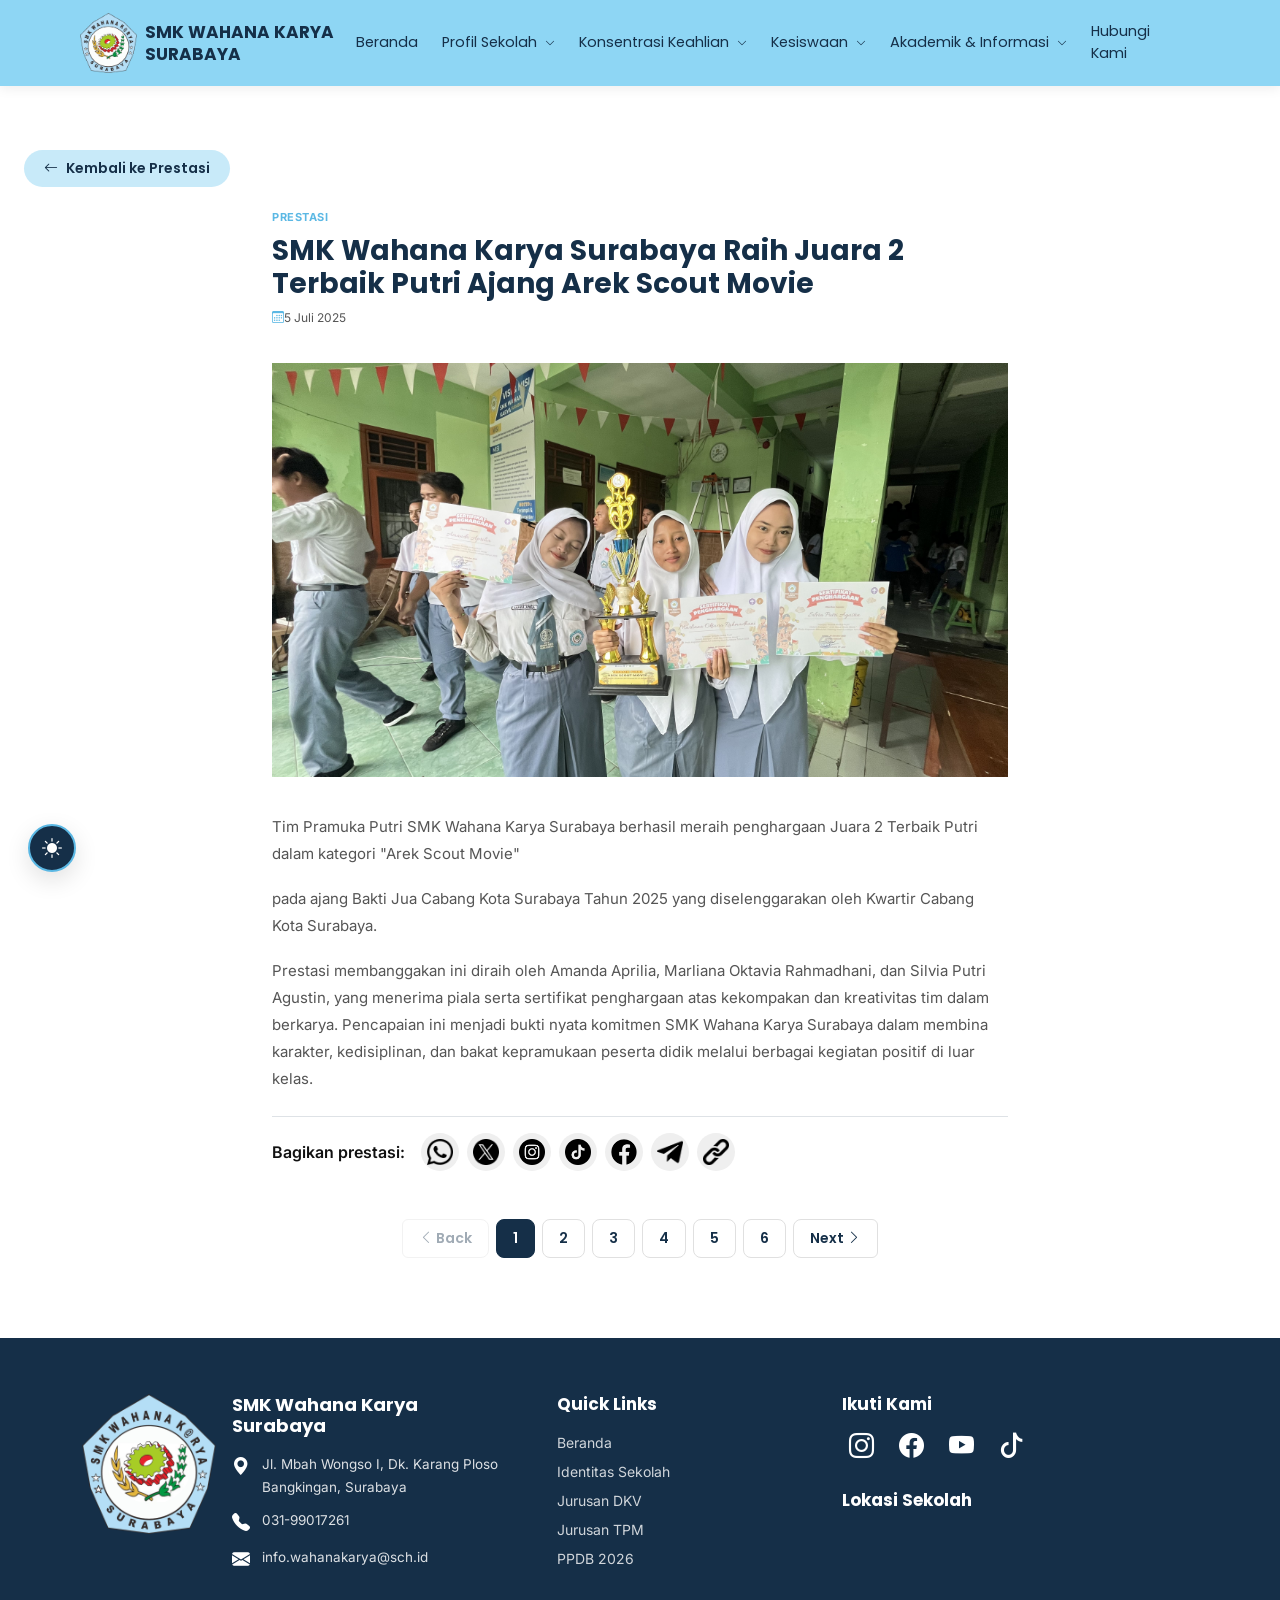
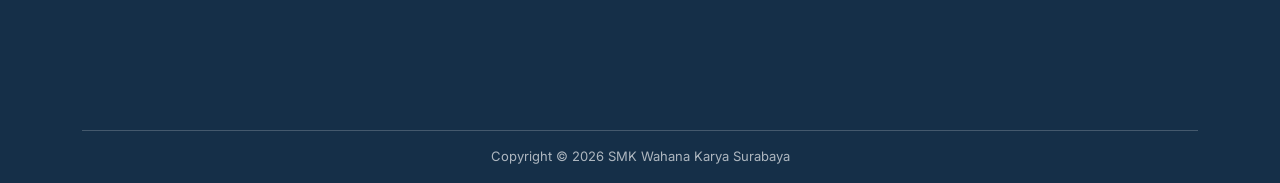
<file: detail-prestasi.html>
<!doctype html>
<html lang="id">
  <head>
    <meta charset="UTF-8" />
    <meta name="viewport" content="width=device-width, initial-scale=1.0" />
    <title>Detail Prestasi — SMK Wahana Karya Surabaya</title>
    <meta
      name="description"
      content="Detail prestasi SMK Wahana Karya Surabaya."
    />
    <link
      href="https://cdn.jsdelivr.net/npm/bootstrap@5.3.3/dist/css/bootstrap.min.css"
      rel="stylesheet"
    />
    <link
      href="https://cdn.jsdelivr.net/npm/bootstrap-icons@1.11.3/font/bootstrap-icons.css"
      rel="stylesheet"
    />
    <link
      href="https://fonts.googleapis.com/css2?family=Poppins:wght@400;500;600;700&family=Inter:wght@400;500;600&display=swap"
      rel="stylesheet"
    />
    <link href="/assets/css/style.css" rel="stylesheet" />
  </head>
  <body>
    <header id="site-header"></header>

    <main>
      <section class="section-white section-py">
        <div class="px-4 mb-3">
          <a href="/prestasi.html" class="btn-back-list">
            <i class="bi bi-arrow-left"></i> Kembali ke Prestasi
          </a>
        </div>
        <div class="container">
          <div class="row justify-content-center">
            <div class="col-lg-8 fade-in-up">
              <!-- Page 1 -->
              <article class="detail-article prestasi-detail-page">
                <span class="news-tag">Prestasi</span>
                <h2>
                  SMK Wahana Karya Surabaya Raih Juara 2 Terbaik Putri Ajang
                  Arek Scout Movie
                </h2>
                <div class="news-meta mb-3">
                  <span><i class="bi bi-calendar3"></i>5 Juli 2025</span>
                </div>
                <img src="img/juara1.jpg" alt="scoutmovie" class="w-100" />
                <p class="mt-3">
                  Tim Pramuka Putri SMK Wahana Karya Surabaya berhasil meraih
                  penghargaan Juara 2 Terbaik Putri dalam kategori "Arek Scout
                  Movie"
                </p>
                <p>
                  pada ajang Bakti Jua Cabang Kota Surabaya Tahun 2025 yang
                  diselenggarakan oleh Kwartir Cabang Kota Surabaya.
                </p>
                <p>
                  Prestasi membanggakan ini diraih oleh Amanda Aprilia, Marliana
                  Oktavia Rahmadhani, dan Silvia Putri Agustin, yang menerima
                  piala serta sertifikat penghargaan atas kekompakan dan
                  kreativitas tim dalam berkarya. Pencapaian ini menjadi bukti
                  nyata komitmen SMK Wahana Karya Surabaya dalam membina
                  karakter, kedisiplinan, dan bakat kepramukaan peserta didik
                  melalui berbagai kegiatan positif di luar kelas.
                </p>
                <div
                  class="d-flex align-items-center gap-2 mt-4 pt-3 border-top"
                >
                  <span class="me-2" style="font-weight: 600"
                    >Bagikan prestasi:</span
                  >
                  <button class="share-btn" data-share="whatsapp">
                    <img src="img/iconwa.png" alt="WhatsApp" />
                  </button>

                  <button class="share-btn" data-share="x">
                    <img src="img/iconX.png" alt="X" />
                  </button>

                  <button class="share-btn" data-share="instagram">
                    <img src="img/iconigbundar.png" alt="Instagram" />
                  </button>

                  <button class="share-btn" data-share="tiktok">
                    <img src="img/icontiktok.png" alt="TikTok" />
                  </button>

                  <button class="share-btn" data-share="facebook">
                    <img src="img/iconfbbundar.png" alt="Facebook" />
                  </button>

                  <button class="share-btn" data-share="telegram">
                    <img src="img/icontelegram.png" alt="Telegram" />
                  </button>

                  <button class="share-btn" data-share="copy">
                    <img src="img/iconsalintautan.png" alt="Copy Link" />
                  </button>
                </div>
              </article>

              <!-- Page 2 -->
              <article
                class="detail-article prestasi-detail-page"
                style="display: none"
              >
                <span class="news-tag">Prestasi</span>
                <h2>Juara 3 Turnamen Futsal Pelajar Surabaya</h2>
                <div class="news-meta mb-3">
                  <span><i class="bi bi-calendar3"></i>30 September 2025</span>
                </div>
                <img
                  src="img/fotoekstrafutsal.jpg"
                  alt="Futsal"
                  class="w-100"
                />
                <p class="mt-3">
                  Tim futsal SMK Wahana Karya berhasil meraih juara 3 di
                  turnamen futsal pelajar antar SMK se-Surabaya. Turnamen ini
                  diikuti oleh puluhan sekolah dan berlangsung ketat selama
                  beberapa pekan.
                </p>
                <p>
                  Dengan semangat kerjasama dan strategi yang matang, tim futsal
                  menunjukkan permainan yang mengesankan. Prestasi ini adalah
                  bukti bahwa siswa SMK Wahana Karya tidak hanya unggul di
                  bidang akademik, tetapi juga olahraga.
                </p>
                <p>
                  Selamat untuk tim futsal dan pelatih! Terus berlatih untuk
                  meraih juara 1 di turnamen berikutnya.
                </p>
                <div
                  class="d-flex align-items-center gap-2 mt-4 pt-3 border-top"
                >
                  <span class="me-2" style="font-weight: 600"
                    >Bagikan prestasi:</span
                  >
                  <button class="share-btn" data-share="whatsapp">
                    <img src="img/iconwa.png" alt="WhatsApp" />
                  </button>

                  <button class="share-btn" data-share="x">
                    <img src="img/iconX.png" alt="X" />
                  </button>

                  <button class="share-btn" data-share="instagram">
                    <img src="img/iconigbundar.png" alt="Instagram" />
                  </button>

                  <button class="share-btn" data-share="tiktok">
                    <img src="img/icontiktok.png" alt="TikTok" />
                  </button>

                  <button class="share-btn" data-share="facebook">
                    <img src="img/iconfbbundar.png" alt="Facebook" />
                  </button>

                  <button class="share-btn" data-share="telegram">
                    <img src="img/icontelegram.png" alt="Telegram" />
                  </button>

                  <button class="share-btn" data-share="copy">
                    <img src="img/iconsalintautan.png" alt="Copy Link" />
                  </button>
                </div>
              </article>

              <!-- Page 3 -->
              <article
                class="detail-article prestasi-detail-page"
                style="display: none"
              >
                <span class="news-tag">Prestasi</span>
                <h2>Juara 3 Turnamen Futsal Pelajar Surabaya</h2>
                <div class="news-meta mb-3">
                  <span><i class="bi bi-calendar3"></i>30 September 2025</span>
                </div>
                <img
                  src="img/fotoekstrafutsal.jpg"
                  alt="Futsal"
                  class="w-100"
                />
                <p class="mt-3">
                  Tim futsal SMK Wahana Karya berhasil meraih juara 3 di
                  turnamen futsal pelajar antar SMK se-Surabaya. Turnamen ini
                  diikuti oleh puluhan sekolah dan berlangsung ketat selama
                  beberapa pekan.
                </p>
                <p>
                  Dengan semangat kerjasama dan strategi yang matang, tim futsal
                  menunjukkan permainan yang mengesankan. Prestasi ini adalah
                  bukti bahwa siswa SMK Wahana Karya tidak hanya unggul di
                  bidang akademik, tetapi juga olahraga.
                </p>
                <p>
                  Selamat untuk tim futsal dan pelatih! Terus berlatih untuk
                  meraih juara 1 di turnamen berikutnya.
                </p>
                <div
                  class="d-flex align-items-center gap-2 mt-4 pt-3 border-top"
                >
                  <span class="me-2" style="font-weight: 600"
                    >Bagikan prestasi:</span
                  >
                  <button class="share-btn" data-share="whatsapp">
                    <img src="img/iconwa.png" alt="WhatsApp" />
                  </button>

                  <button class="share-btn" data-share="x">
                    <img src="img/iconX.png" alt="X" />
                  </button>

                  <button class="share-btn" data-share="instagram">
                    <img src="img/iconigbundar.png" alt="Instagram" />
                  </button>

                  <button class="share-btn" data-share="tiktok">
                    <img src="img/icontiktok.png" alt="TikTok" />
                  </button>

                  <button class="share-btn" data-share="facebook">
                    <img src="img/iconfbbundar.png" alt="Facebook" />
                  </button>

                  <button class="share-btn" data-share="telegram">
                    <img src="img/icontelegram.png" alt="Telegram" />
                  </button>

                  <button class="share-btn" data-share="copy">
                    <img src="img/iconsalintautan.png" alt="Copy Link" />
                  </button>
                </div>
              </article>

              <!-- Page 4 -->
              <article
                class="detail-article prestasi-detail-page"
                style="display: none"
              >
                <span class="news-tag">Prestasi</span>
                <h2>Juara 3 Turnamen Futsal Pelajar Surabaya</h2>
                <div class="news-meta mb-3">
                  <span><i class="bi bi-calendar3"></i>30 September 2025</span>
                </div>
                <img
                  src="img/fotoekstrafutsal.jpg"
                  alt="Futsal"
                  class="w-100"
                />
                <p class="mt-3">
                  Tim futsal SMK Wahana Karya berhasil meraih juara 3 di
                  turnamen futsal pelajar antar SMK se-Surabaya. Turnamen ini
                  diikuti oleh puluhan sekolah dan berlangsung ketat selama
                  beberapa pekan.
                </p>
                <p>
                  Dengan semangat kerjasama dan strategi yang matang, tim futsal
                  menunjukkan permainan yang mengesankan. Prestasi ini adalah
                  bukti bahwa siswa SMK Wahana Karya tidak hanya unggul di
                  bidang akademik, tetapi juga olahraga.
                </p>
                <p>
                  Selamat untuk tim futsal dan pelatih! Terus berlatih untuk
                  meraih juara 1 di turnamen berikutnya.
                </p>
                <div
                  class="d-flex align-items-center gap-2 mt-4 pt-3 border-top"
                >
                  <span class="me-2" style="font-weight: 600"
                    >Bagikan prestasi:</span
                  >
                  <button class="share-btn" data-share="whatsapp">
                    <img src="img/iconwa.png" alt="WhatsApp" />
                  </button>

                  <button class="share-btn" data-share="x">
                    <img src="img/iconX.png" alt="X" />
                  </button>

                  <button class="share-btn" data-share="instagram">
                    <img src="img/iconigbundar.png" alt="Instagram" />
                  </button>

                  <button class="share-btn" data-share="tiktok">
                    <img src="img/icontiktok.png" alt="TikTok" />
                  </button>

                  <button class="share-btn" data-share="facebook">
                    <img src="img/iconfbbundar.png" alt="Facebook" />
                  </button>

                  <button class="share-btn" data-share="telegram">
                    <img src="img/icontelegram.png" alt="Telegram" />
                  </button>

                  <button class="share-btn" data-share="copy">
                    <img src="img/iconsalintautan.png" alt="Copy Link" />
                  </button>
                </div>
              </article>

              <!-- Page 5 -->
              <article
                class="detail-article prestasi-detail-page"
                style="display: none"
              >
                <span class="news-tag">Prestasi</span>
                <h2>Juara 3 Turnamen Futsal Pelajar Surabaya</h2>
                <div class="news-meta mb-3">
                  <span><i class="bi bi-calendar3"></i>30 September 2025</span>
                </div>
                <img
                  src="img/fotoekstrafutsal.jpg"
                  alt="Futsal"
                  class="w-100"
                />
                <p class="mt-3">
                  Tim futsal SMK Wahana Karya berhasil meraih juara 3 di
                  turnamen futsal pelajar antar SMK se-Surabaya. Turnamen ini
                  diikuti oleh puluhan sekolah dan berlangsung ketat selama
                  beberapa pekan.
                </p>
                <p>
                  Dengan semangat kerjasama dan strategi yang matang, tim futsal
                  menunjukkan permainan yang mengesankan. Prestasi ini adalah
                  bukti bahwa siswa SMK Wahana Karya tidak hanya unggul di
                  bidang akademik, tetapi juga olahraga.
                </p>
                <p>
                  Selamat untuk tim futsal dan pelatih! Terus berlatih untuk
                  meraih juara 1 di turnamen berikutnya.
                </p>
                <div
                  class="d-flex align-items-center gap-2 mt-4 pt-3 border-top"
                >
                  <span class="me-2" style="font-weight: 600"
                    >Bagikan prestasi:</span
                  >
                  <button class="share-btn" data-share="whatsapp">
                    <img src="img/iconwa.png" alt="WhatsApp" />
                  </button>

                  <button class="share-btn" data-share="x">
                    <img src="img/iconX.png" alt="X" />
                  </button>

                  <button class="share-btn" data-share="instagram">
                    <img src="img/iconigbundar.png" alt="Instagram" />
                  </button>

                  <button class="share-btn" data-share="tiktok">
                    <img src="img/icontiktok.png" alt="TikTok" />
                  </button>

                  <button class="share-btn" data-share="facebook">
                    <img src="img/iconfbbundar.png" alt="Facebook" />
                  </button>

                  <button class="share-btn" data-share="telegram">
                    <img src="img/icontelegram.png" alt="Telegram" />
                  </button>

                  <button class="share-btn" data-share="copy">
                    <img src="img/iconsalintautan.png" alt="Copy Link" />
                  </button>
                </div>
              </article>

              <!-- Page 6 -->
              <article
                class="detail-article prestasi-detail-page"
                style="display: none"
              >
                <span class="news-tag">Prestasi</span>
                <h2>Juara 3 Turnamen Futsal Pelajar Surabaya</h2>
                <div class="news-meta mb-3">
                  <span><i class="bi bi-calendar3"></i>30 September 2025</span>
                </div>
                <img
                  src="img/fotoekstrafutsal.jpg"
                  alt="Futsal"
                  class="w-100"
                />
                <p class="mt-3">
                  Tim futsal SMK Wahana Karya berhasil meraih juara 3 di
                  turnamen futsal pelajar antar SMK se-Surabaya. Turnamen ini
                  diikuti oleh puluhan sekolah dan berlangsung ketat selama
                  beberapa pekan.
                </p>
                <p>
                  Dengan semangat kerjasama dan strategi yang matang, tim futsal
                  menunjukkan permainan yang mengesankan. Prestasi ini adalah
                  bukti bahwa siswa SMK Wahana Karya tidak hanya unggul di
                  bidang akademik, tetapi juga olahraga.
                </p>
                <p>
                  Selamat untuk tim futsal dan pelatih! Terus berlatih untuk
                  meraih juara 1 di turnamen berikutnya.
                </p>
                <div
                  class="d-flex align-items-center gap-2 mt-4 pt-3 border-top"
                >
                  <span class="me-2" style="font-weight: 600"
                    >Bagikan prestasi:</span
                  >
                  <button class="share-btn" data-share="whatsapp">
                    <img src="img/iconwa.png" alt="WhatsApp" />
                  </button>

                  <button class="share-btn" data-share="x">
                    <img src="img/iconX.png" alt="X" />
                  </button>

                  <button class="share-btn" data-share="instagram">
                    <img src="img/iconigbundar.png" alt="Instagram" />
                  </button>

                  <button class="share-btn" data-share="tiktok">
                    <img src="img/icontiktok.png" alt="TikTok" />
                  </button>

                  <button class="share-btn" data-share="facebook">
                    <img src="img/iconfbbundar.png" alt="Facebook" />
                  </button>

                  <button class="share-btn" data-share="telegram">
                    <img src="img/icontelegram.png" alt="Telegram" />
                  </button>

                  <button class="share-btn" data-share="copy">
                    <img src="img/iconsalintautan.png" alt="Copy Link" />
                  </button>
                </div>
              </article>

              <!-- Pagination -->
              <!-- Pagination -->
              <nav
                aria-label="Pagination prestasi"
                class="mt-5"
                id="prestasiPagination"
              >
                <ul
                  class="pagination prestasi-pagination justify-content-center"
                >
                  <li class="page-item">
                    <a class="page-link" href="#" data-action="prev"
                      ><i class="bi bi-chevron-left"></i> Back</a
                    >
                  </li>
                  <li class="page-item active">
                    <a class="page-link" href="#" data-page="1">1</a>
                  </li>
                  <li class="page-item">
                    <a class="page-link" href="#" data-page="2">2</a>
                  </li>
                  <li class="page-item">
                    <a class="page-link" href="#" data-page="3">3</a>
                  </li>
                  <li class="page-item">
                    <a class="page-link" href="#" data-page="4">4</a>
                  </li>
                  <li class="page-item">
                    <a class="page-link" href="#" data-page="5">5</a>
                  </li>
                  <li class="page-item">
                    <a class="page-link" href="#" data-page="6">6</a>
                  </li>
                  <li class="page-item">
                    <a class="page-link" href="#" data-action="next"
                      >Next <i class="bi bi-chevron-right"></i
                    ></a>
                  </li>
                </ul>
              </nav>
            </div>
          </div>
        </div>
      </section>
    </main>

    <footer id="site-footer"></footer>
    <script src="https://cdn.jsdelivr.net/npm/bootstrap@5.3.3/dist/js/bootstrap.bundle.min.js"></script>
    <script src="/assets/js/components.js"></script>
    <script src="/assets/js/main.js"></script>
  </body>
</html>
</file>
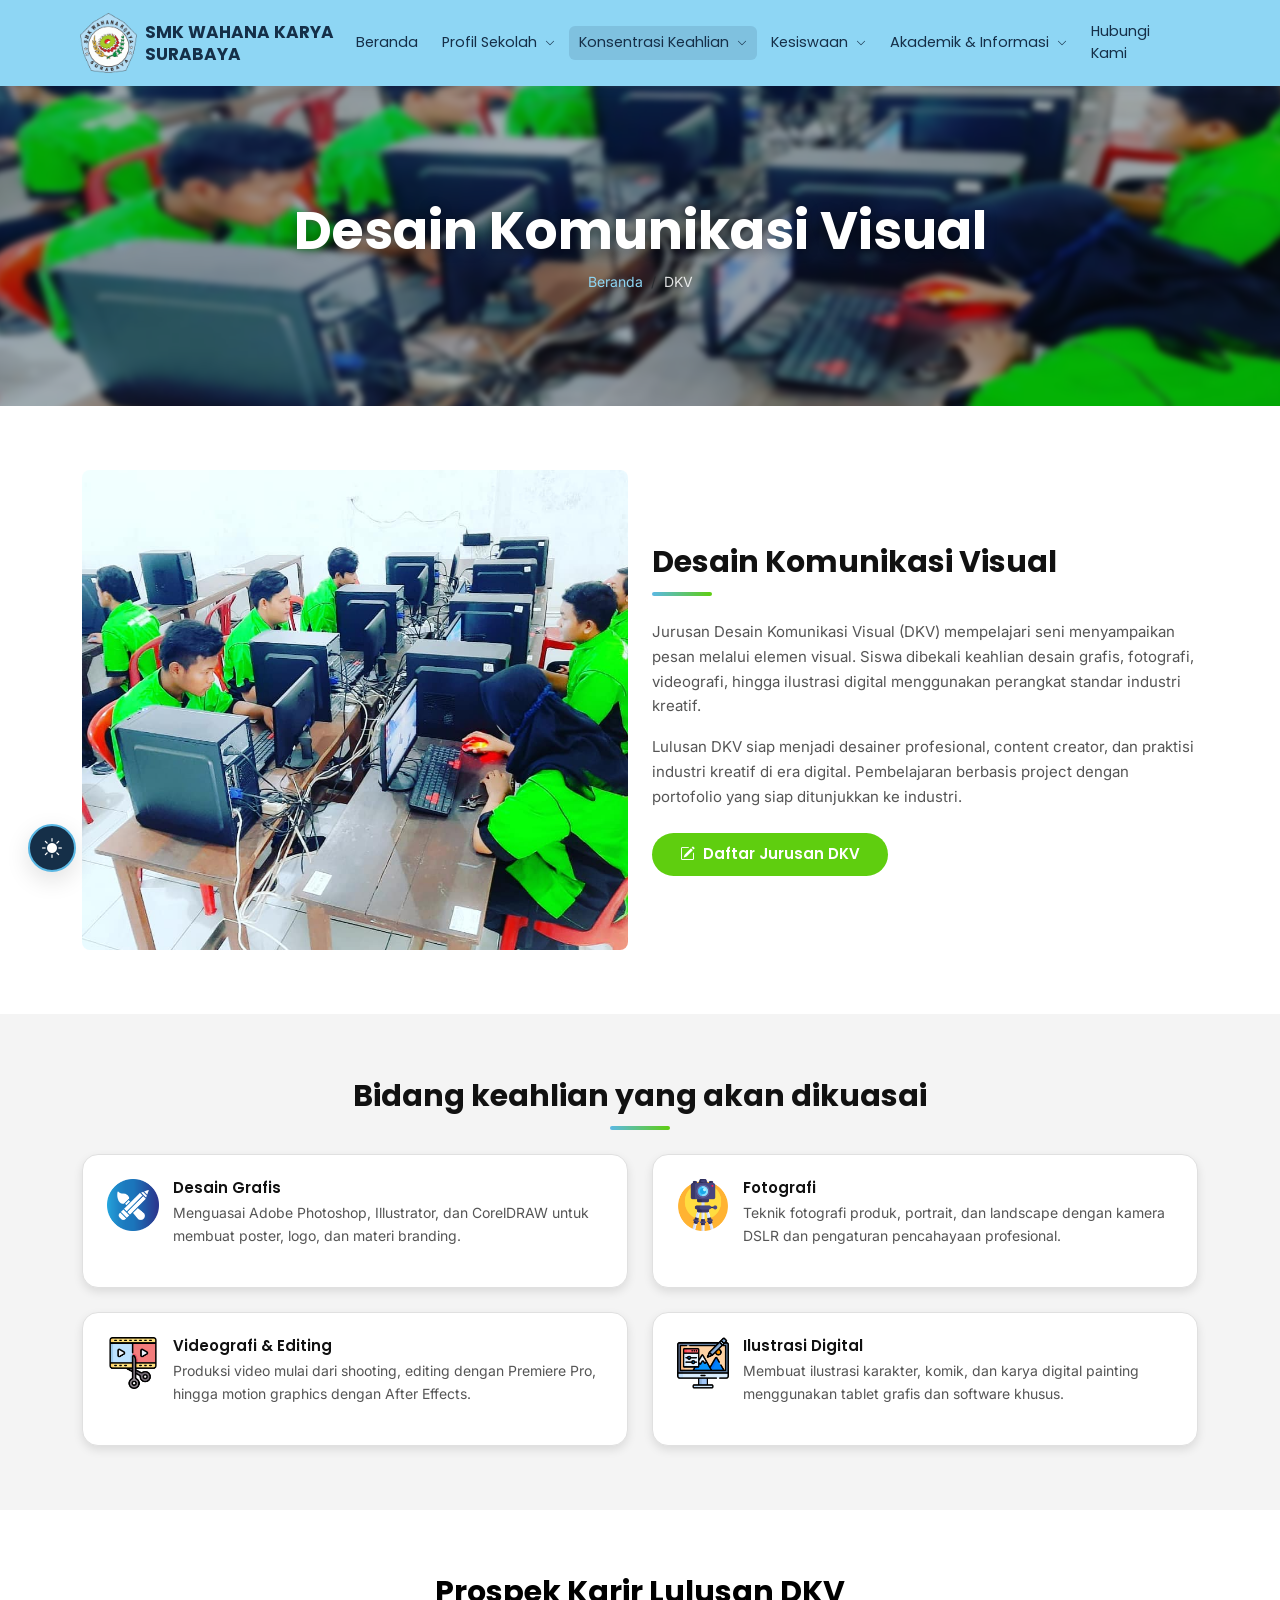
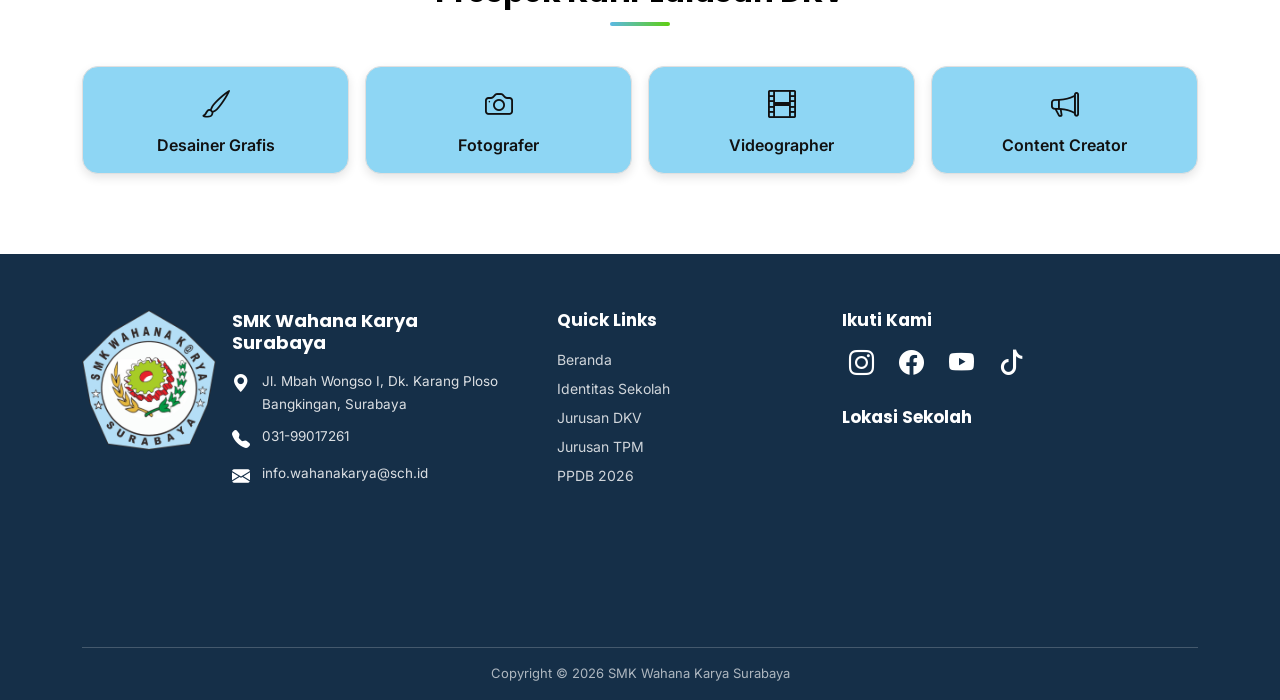
<file: dkv.html>
<!doctype html>
<html lang="id">
  <head>
    <meta charset="UTF-8" />
    <meta name="viewport" content="width=device-width, initial-scale=1.0" />
    <title>Jurusan DKV — SMK Wahana Karya Surabaya</title>
    <meta
      name="description"
      content="Profil Jurusan Desain Komunikasi Visual (DKV) SMK Wahana Karya — desain grafis, fotografi, videografi, ilustrasi digital."
    />
    <link
      href="https://cdn.jsdelivr.net/npm/bootstrap@5.3.3/dist/css/bootstrap.min.css"
      rel="stylesheet"
    />
    <link
      href="https://cdn.jsdelivr.net/npm/bootstrap-icons@1.11.3/font/bootstrap-icons.css"
      rel="stylesheet"
    />
    <link
      href="https://fonts.googleapis.com/css2?family=Poppins:wght@400;500;600;700&family=Inter:wght@400;500;600&display=swap"
      rel="stylesheet"
    />
    <link href="/assets/css/style.css" rel="stylesheet" />
  </head>
  <body>
    <header id="site-header"></header>

    <main>
      <section class="page-hero jurusan-hero">
        <div
          class="page-hero-bg"
          style="background-image: url(&quot;img/fotodkv.png&quot;)"
        ></div>
        <div class="page-hero-overlay"></div>
        <div class="page-hero-content">
          <h1>Desain Komunikasi Visual</h1>
          <nav aria-label="breadcrumb">
            <ol class="breadcrumb">
              <li class="breadcrumb-item"><a href="/">Beranda</a></li>
              <li class="breadcrumb-item active" aria-current="page">DKV</li>
            </ol>
          </nav>
        </div>
      </section>

      <!-- PROFIL JURUSAN -->
      <section class="section-white section-py">
        <div class="container">
          <div class="row align-items-center g-4">
            <div class="col-lg-6 fade-in-up">
              <img
                src="img/dkvbesar.jpg"
                alt="Siswa DKV bekerja"
                class="rounded-3 w-100"
                style="max-height: 480px; object-fit: cover"
              />
            </div>
            <div class="col-lg-6 fade-in-up delay-1">
              <h2 class="section-title">Desain Komunikasi Visual</h2>
              <div class="section-divider" style="margin-left: 0"></div>
              <p class="card-text-custom" style="font-size: 15px">
                Jurusan Desain Komunikasi Visual (DKV) mempelajari seni
                menyampaikan pesan melalui elemen visual. Siswa dibekali
                keahlian desain grafis, fotografi, videografi, hingga ilustrasi
                digital menggunakan perangkat standar industri kreatif.
              </p>
              <p class="card-text-custom" style="font-size: 15px">
                Lulusan DKV siap menjadi desainer profesional, content creator,
                dan praktisi industri kreatif di era digital. Pembelajaran
                berbasis project dengan portofolio yang siap ditunjukkan ke
                industri.
              </p>
              <a href="/ppdb.html" class="btn btn-green mt-2"
                ><i class="bi bi-pencil-square"></i> Daftar Jurusan DKV</a
              >
            </div>
          </div>
        </div>
      </section>

      <!-- KOMPETENSI -->
      <section class="section-gray section-py">
        <div class="container">
          <div class="text-center fade-in-up">
            <h2 class="section-title">Bidang keahlian yang akan dikuasai</h2>
            <div class="section-divider"></div>
          </div>
          <div class="row g-4">
            <div class="col-md-6 fade-in-up delay-1">
              <div class="card-custom p-4 h-100">
                <div class="kompetensi-item">
                  <div class="kompetensi-icon">
                    <img src="img/icondesaingrafis.png" alt="Desain Grafis" />
                  </div>
                  <div>
                    <h6>Desain Grafis</h6>
                    <p class="card-text-custom">
                      Menguasai Adobe Photoshop, Illustrator, dan CorelDRAW
                      untuk membuat poster, logo, dan materi branding.
                    </p>
                  </div>
                </div>
              </div>
            </div>
            <div class="col-md-6 fade-in-up delay-2">
              <div class="card-custom p-4 h-100">
                <div class="kompetensi-item">
                  <div class="kompetensi-icon">
                    <img src="img/iconfoto.png" alt="Desain Grafis" />
                  </div>
                  <div>
                    <h6>Fotografi</h6>
                    <p class="card-text-custom">
                      Teknik fotografi produk, portrait, dan landscape dengan
                      kamera DSLR dan pengaturan pencahayaan profesional.
                    </p>
                  </div>
                </div>
              </div>
            </div>
            <div class="col-md-6 fade-in-up delay-3">
              <div class="card-custom p-4 h-100">
                <div class="kompetensi-item">
                  <div class="kompetensi-icon">
                    <img src="img/editing.png" alt="Desain Grafis" />
                  </div>
                  <div>
                    <h6>Videografi &amp; Editing</h6>
                    <p class="card-text-custom">
                      Produksi video mulai dari shooting, editing dengan
                      Premiere Pro, hingga motion graphics dengan After Effects.
                    </p>
                  </div>
                </div>
              </div>
            </div>
            <div class="col-md-6 fade-in-up delay-4">
              <div class="card-custom p-4 h-100">
                <div class="kompetensi-item">
                  <div class="kompetensi-icon">
                    <img
                      src="img/iconilustrasidigital.png"
                      alt="Desain Grafis"
                    />
                  </div>
                  <div>
                    <h6>Ilustrasi Digital</h6>
                    <p class="card-text-custom">
                      Membuat ilustrasi karakter, komik, dan karya digital
                      painting menggunakan tablet grafis dan software khusus.
                    </p>
                  </div>
                </div>
              </div>
            </div>
          </div>
        </div>
      </section>

      <!-- PROSPEK KARIR (separated from footer) -->
      <section class="section-prospek section-py">
        <div class="container">
          <div class="text-center fade-in-up">
            <h2 class="section-title" style="color: #000">
              Prospek Karir Lulusan DKV
            </h2>
            <div class="section-divider"></div>
          </div>
          <div class="row g-3 mt-2">
            <div class="col-md-3 col-6 fade-in-up delay-1">
              <div class="card-sky p-3 text-center h-100">
                <i class="bi bi-brush" style="font-size: 28px"></i>
                <p class="mt-2 mb-0" style="font-weight: 600">
                  Desainer Grafis
                </p>
              </div>
            </div>
            <div class="col-md-3 col-6 fade-in-up delay-2">
              <div class="card-sky p-3 text-center h-100">
                <i class="bi bi-camera" style="font-size: 28px"></i>
                <p class="mt-2 mb-0" style="font-weight: 600">Fotografer</p>
              </div>
            </div>
            <div class="col-md-3 col-6 fade-in-up delay-3">
              <div class="card-sky p-3 text-center h-100">
                <i class="bi bi-film" style="font-size: 28px"></i>
                <p class="mt-2 mb-0" style="font-weight: 600">Videographer</p>
              </div>
            </div>
            <div class="col-md-3 col-6 fade-in-up delay-4">
              <div class="card-sky p-3 text-center h-100">
                <i class="bi bi-megaphone" style="font-size: 28px"></i>
                <p class="mt-2 mb-0" style="font-weight: 600">
                  Content Creator
                </p>
              </div>
            </div>
          </div>
        </div>
      </section>
    </main>

    <footer id="site-footer"></footer>
    <script src="https://cdn.jsdelivr.net/npm/bootstrap@5.3.3/dist/js/bootstrap.bundle.min.js"></script>
    <script src="/assets/js/components.js"></script>
    <script src="/assets/js/main.js"></script>
  </body>
</html>
</file>
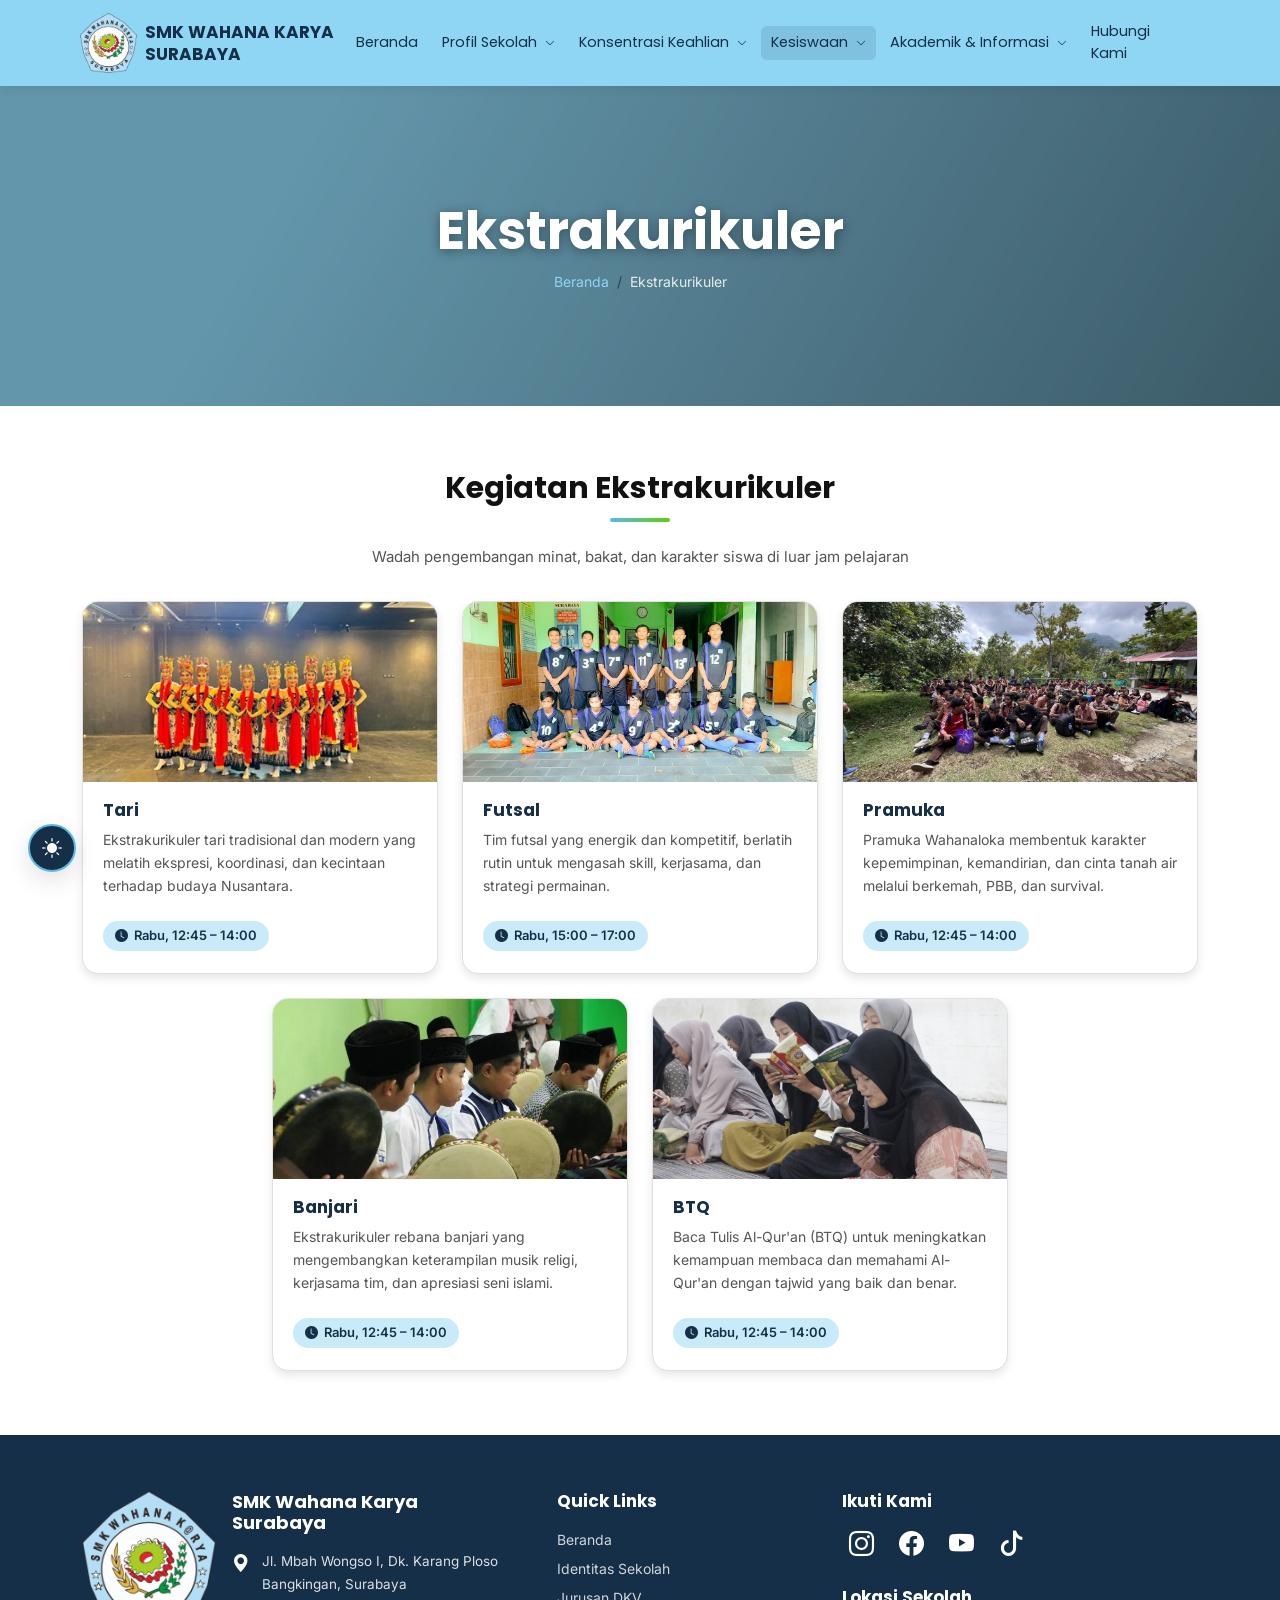
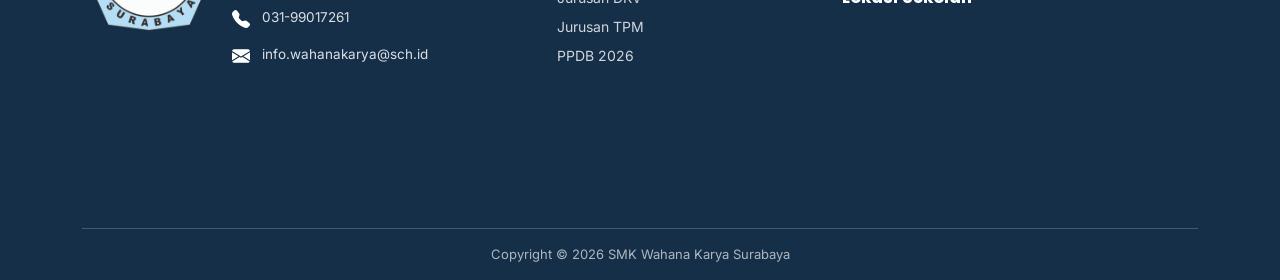
<file: ekstrakurikuler.html>
<!doctype html>
<html lang="id">
  <head>
    <meta charset="UTF-8" />
    <meta name="viewport" content="width=device-width, initial-scale=1.0" />
    <title>Ekstrakurikuler — SMK Wahana Karya Surabaya</title>
    <meta
      name="description"
      content="Kegiatan ekstrakurikuler SMK Wahana Karya: Tari, Futsal, Pramuka, Banjari, BTQ."
    />
    <link
      href="https://cdn.jsdelivr.net/npm/bootstrap@5.3.3/dist/css/bootstrap.min.css"
      rel="stylesheet"
    />
    <link
      href="https://cdn.jsdelivr.net/npm/bootstrap-icons@1.11.3/font/bootstrap-icons.css"
      rel="stylesheet"
    />
    <link
      href="https://fonts.googleapis.com/css2?family=Poppins:wght@400;500;600;700&family=Inter:wght@400;500;600&display=swap"
      rel="stylesheet"
    />
    <link href="/assets/css/style.css" rel="stylesheet" />
  </head>
  <body>
    <header id="site-header"></header>

    <main>
      <section class="page-hero">
        <div
          class="page-hero-bg"
          style="background-image: url(&quot;img/bgcustom.png&quot;)"
        ></div>
        <div class="page-hero-overlay"></div>
        <div class="page-hero-content">
          <h1>Ekstrakurikuler</h1>
          <nav aria-label="breadcrumb">
            <ol class="breadcrumb">
              <li class="breadcrumb-item"><a href="/">Beranda</a></li>
              <li class="breadcrumb-item active" aria-current="page">
                Ekstrakurikuler
              </li>
            </ol>
          </nav>
        </div>
      </section>

      <section class="section-white section-py">
        <div class="container">
          <div class="text-center fade-in-up">
            <h2 class="section-title">Kegiatan Ekstrakurikuler</h2>
            <div class="section-divider"></div>
            <p class="section-subtitle">
              Wadah pengembangan minat, bakat, dan karakter siswa di luar jam
              pelajaran
            </p>
          </div>

          <div class="row g-4 justify-content-center">
            <!-- Tari -->
            <div class="col-md-6 col-lg-4 fade-in-up delay-1">
              <div class="ekskul-card position-relative">
                <div class="position-relative">
                  <img
                    src="img/fotoekstratari.jpg"
                    alt="Futsal"
                    class="ekskul-img"
                  />
                </div>
                <div class="card-body-custom">
                  <h5 class="card-title-custom">Tari</h5>
                  <p class="card-text-custom">
                    Ekstrakurikuler tari tradisional dan modern yang melatih
                    ekspresi, koordinasi, dan kecintaan terhadap budaya
                    Nusantara.
                  </p>
                  <div class="ekskul-schedule">
                    <i class="bi bi-clock-fill"></i> Rabu, 12:45 – 14:00
                  </div>
                </div>
              </div>
            </div>

            <!-- Futsal -->
            <div class="col-md-6 col-lg-4 fade-in-up delay-2">
              <div class="ekskul-card position-relative">
                <div class="position-relative">
                  <img
                    src="img/fotoekstrafutsal.jpg"
                    alt="Futsal"
                    class="ekskul-img"
                  />
                </div>
                <div class="card-body-custom">
                  <h5 class="card-title-custom">Futsal</h5>
                  <p class="card-text-custom">
                    Tim futsal yang energik dan kompetitif, berlatih rutin untuk
                    mengasah skill, kerjasama, dan strategi permainan.
                  </p>
                  <div class="ekskul-schedule">
                    <i class="bi bi-clock-fill"></i> Rabu, 15:00 – 17:00
                  </div>
                </div>
              </div>
            </div>

            <!-- Pramuka -->
            <div class="col-md-6 col-lg-4 fade-in-up delay-3">
              <div class="ekskul-card position-relative">
                <div class="position-relative">
                  <img
                    src="img/imgpramuka.jpg"
                    alt="Pramuka"
                    class="ekskul-img"
                  />
                </div>
                <div class="card-body-custom">
                  <h5 class="card-title-custom">Pramuka</h5>
                  <p class="card-text-custom">
                    Pramuka Wahanaloka membentuk karakter kepemimpinan,
                    kemandirian, dan cinta tanah air melalui berkemah, PBB, dan
                    survival.
                  </p>
                  <div class="ekskul-schedule">
                    <i class="bi bi-clock-fill"></i> Rabu, 12:45 – 14:00
                  </div>
                </div>
              </div>
            </div>

            <!-- Banjari -->
            <div class="col-md-6 col-lg-4 fade-in-up delay-1">
              <div class="ekskul-card position-relative">
                <div class="position-relative">
                  <img
                    src="img/fotoekstrabanjari.jpeg"
                    alt="Banjari"
                    class="ekskul-img"
                  />
                </div>
                <div class="card-body-custom">
                  <h5 class="card-title-custom">Banjari</h5>
                  <p class="card-text-custom">
                    Ekstrakurikuler rebana banjari yang mengembangkan
                    keterampilan musik religi, kerjasama tim, dan apresiasi seni
                    islami.
                  </p>
                  <div class="ekskul-schedule">
                    <i class="bi bi-clock-fill"></i> Rabu, 12:45 – 14:00
                  </div>
                </div>
              </div>
            </div>

            <!-- BTQ -->
            <div class="col-md-6 col-lg-4 fade-in-up delay-2">
              <div class="ekskul-card position-relative">
                <div class="position-relative">
                  <img src="img/BTQimg.JPG" alt="BTQ" class="ekskul-img" />
                </div>
                <div class="card-body-custom">
                  <h5 class="card-title-custom">BTQ</h5>
                  <p class="card-text-custom">
                    Baca Tulis Al-Qur'an (BTQ) untuk meningkatkan kemampuan
                    membaca dan memahami Al-Qur'an dengan tajwid yang baik dan
                    benar.
                  </p>
                  <div class="ekskul-schedule">
                    <i class="bi bi-clock-fill"></i> Rabu, 12:45 – 14:00
                  </div>
                </div>
              </div>
            </div>
          </div>
        </div>
      </section>
    </main>

    <footer id="site-footer"></footer>
    <script src="https://cdn.jsdelivr.net/npm/bootstrap@5.3.3/dist/js/bootstrap.bundle.min.js"></script>
    <script src="/assets/js/components.js"></script>
    <script src="/assets/js/main.js"></script>
  </body>
</html>
</file>
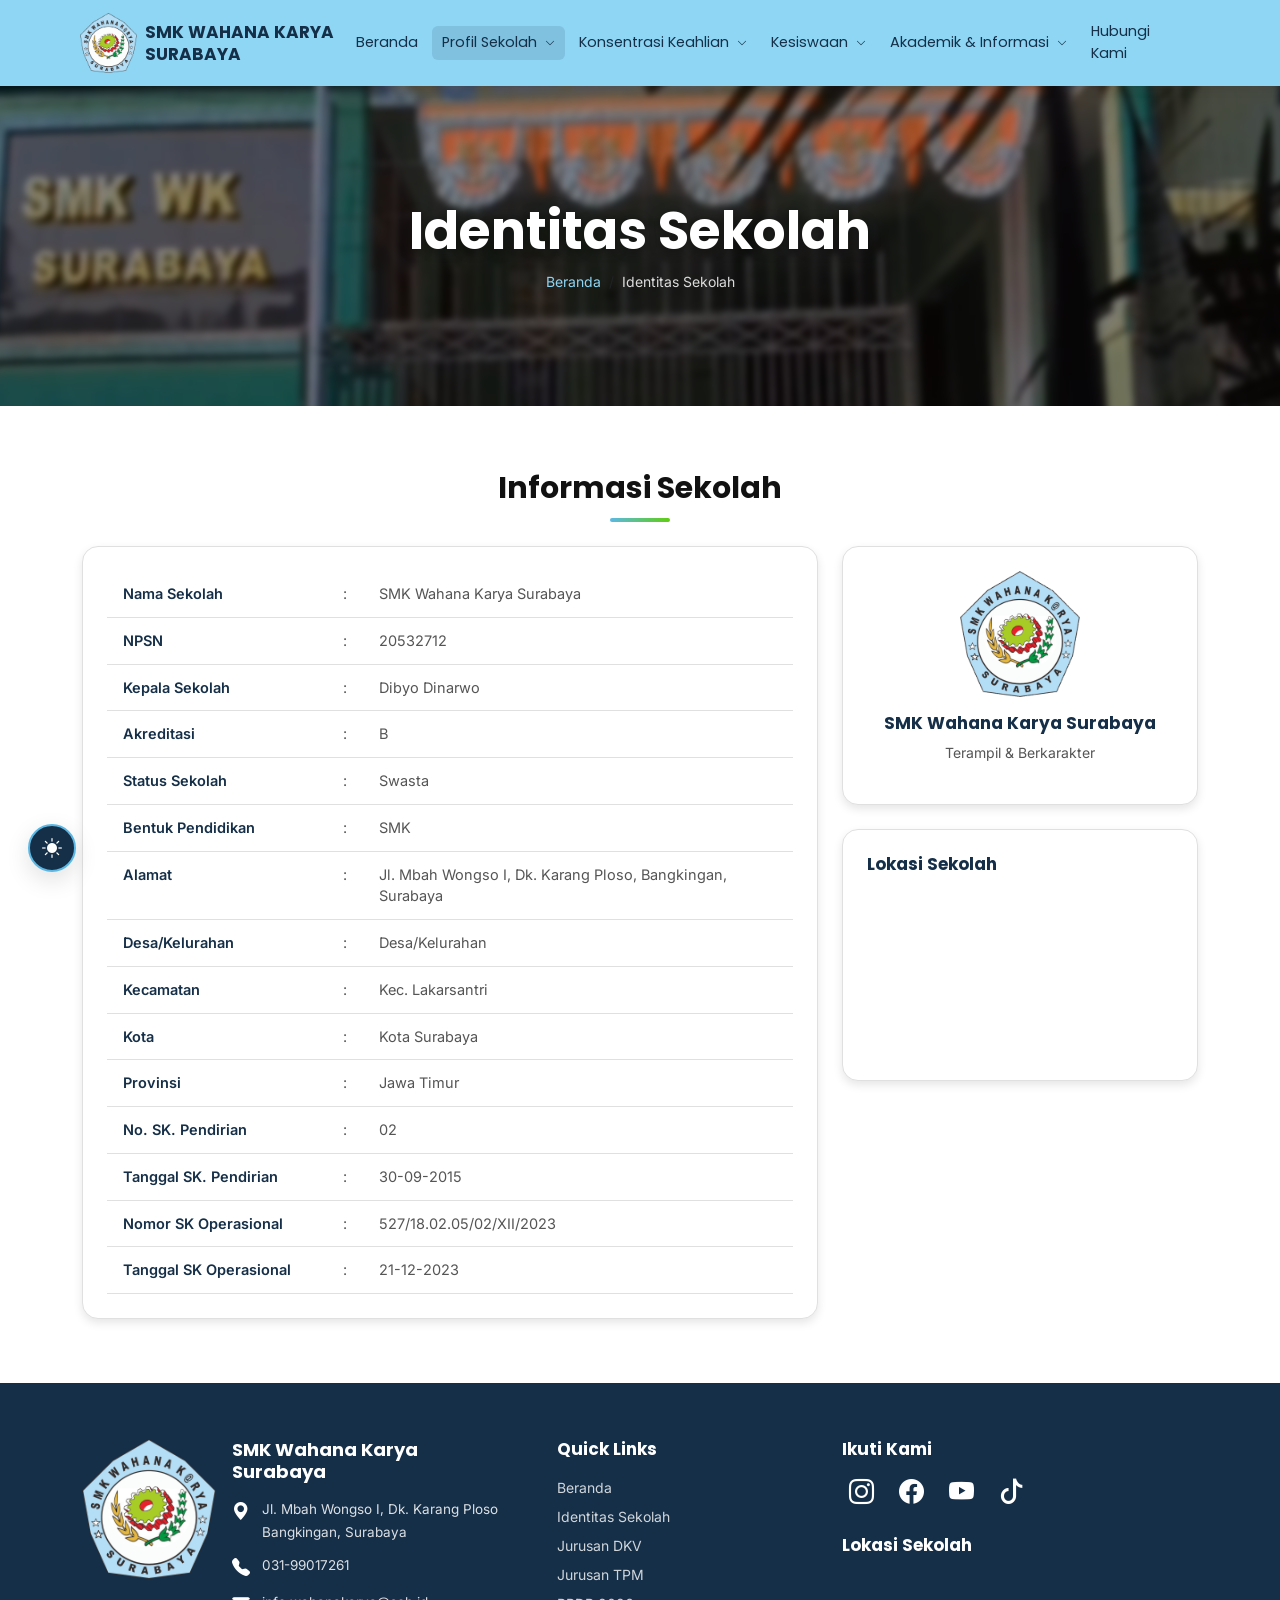
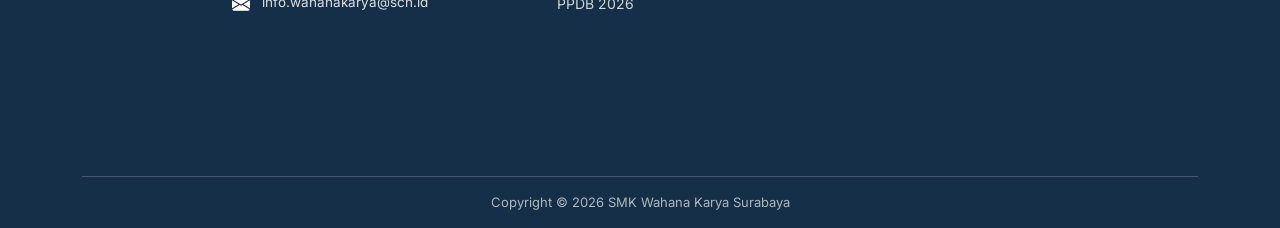
<file: identitas.html>
<!doctype html>
<html lang="id">
  <head>
    <meta charset="UTF-8" />
    <meta name="viewport" content="width=device-width, initial-scale=1.0" />
    <title>Identitas Sekolah — SMK Wahana Karya Surabaya</title>
    <meta
      name="description"
      content="Identitas SMK Wahana Karya Surabaya: Informasi Sekolah"
    />
    <link
      href="https://cdn.jsdelivr.net/npm/bootstrap@5.3.3/dist/css/bootstrap.min.css"
      rel="stylesheet"
    />
    <link
      href="https://cdn.jsdelivr.net/npm/bootstrap-icons@1.11.3/font/bootstrap-icons.css"
      rel="stylesheet"
    />
    <link
      href="https://fonts.googleapis.com/css2?family=Poppins:wght@400;500;600;700&family=Inter:wght@400;500;600&display=swap"
      rel="stylesheet"
    />
    <link href="/assets/css/style.css" rel="stylesheet" />
  </head>
  <body>
    <header id="site-header"></header>

    <main>
      <!-- PAGE HERO -->
      <section class="page-hero">
        <div
          class="page-hero-bg"
          style="background-image: url(&quot;img/fotoidentitas.png&quot;)"
        ></div>
        <div class="page-hero-overlay"></div>
        <div class="page-hero-content">
          <h1>Identitas Sekolah</h1>
          <nav aria-label="breadcrumb">
            <ol class="breadcrumb">
              <li class="breadcrumb-item"><a href="/">Beranda</a></li>
              <li class="breadcrumb-item active" aria-current="page">
                Identitas Sekolah
              </li>
            </ol>
          </nav>
        </div>
      </section>

      <!-- IDENTITAS -->
      <section class="section-white section-py">
        <div class="container">
          <div class="text-center fade-in-up">
            <h2 class="section-title">Informasi Sekolah</h2>
            <div class="section-divider"></div>
          </div>
          <div class="row g-4">
            <div class="col-lg-8 fade-in-up delay-1">
              <div class="card-custom p-4 p-md-4">
                <table class="identitas-table">
                  <tbody>
                    <tr>
                      <td>Nama Sekolah</td>
                      <td>:</td>
                      <td>SMK Wahana Karya Surabaya</td>
                    </tr>
                    <tr>
                      <td>NPSN</td>
                      <td>:</td>
                      <td>20532712</td>
                    </tr>
                    <tr>
                      <td>Kepala Sekolah</td>
                      <td>:</td>
                      <td>Dibyo Dinarwo</td>
                    </tr>
                    <tr>
                      <td>Akreditasi</td>
                      <td>:</td>
                      <td>B</td>
                    </tr>
                    <tr>
                      <td>Status Sekolah</td>
                      <td>:</td>
                      <td>Swasta</td>
                    </tr>
                    <tr>
                      <td>Bentuk Pendidikan</td>
                      <td>:</td>
                      <td>SMK</td>
                    </tr>
                    <tr>
                      <td>Alamat</td>
                      <td>:</td>
                      <td>
                        Jl. Mbah Wongso I, Dk. Karang Ploso, Bangkingan,
                        Surabaya
                      </td>
                    </tr>
                    <tr>
                      <td>Desa/Kelurahan</td>
                      <td>:</td>
                      <td>Desa/Kelurahan</td>
                    </tr>
                    <tr>
                      <td>Kecamatan</td>
                      <td>:</td>
                      <td>Kec. Lakarsantri</td>
                    </tr>
                    <tr>
                      <td>Kota</td>
                      <td>:</td>
                      <td>Kota Surabaya</td>
                    </tr>

                    <tr>
                      <td>Provinsi</td>
                      <td>:</td>
                      <td>Jawa Timur</td>
                    </tr>
                    <tr>
                      <td>No. SK. Pendirian</td>
                      <td>:</td>
                      <td>02</td>
                    </tr>
                    <tr>
                      <td>Tanggal SK. Pendirian</td>
                      <td>:</td>
                      <td>30-09-2015</td>
                    </tr>
                    <tr>
                      <td>Nomor SK Operasional</td>
                      <td>:</td>
                      <td>527/18.02.05/02/XII/2023</td>
                    </tr>
                    <tr>
                      <td>Tanggal SK Operasional</td>
                      <td>:</td>
                      <td>21-12-2023</td>
                    </tr>
                  </tbody>
                </table>
              </div>
            </div>
            <div class="col-lg-4 fade-in-up delay-2">
              <div class="card-custom p-4 mb-4 text-center">
                <img
                  src="img/logosmkwk.png"
                  alt="Logo SMK WK"
                  style="width: 120px"
                  class="mb-3"
                />
                <h5 class="card-title-custom">SMK Wahana Karya Surabaya</h5>
                <p class="card-text-custom">Terampil &amp; Berkarakter</p>
              </div>
              <div class="card-custom p-4">
                <h5 class="card-title-custom" style="color: var(--navy)">
                  Lokasi Sekolah
                </h5>
                <div class="footer-map mt-3">
                  <iframe
                    src="https://www.google.com/maps?q=SMK+Wahana+Karya+Surabaya,-7.3235073,112.6575073&z=17&output=embed"
                    loading="lazy"
                    style="
                      border: none;
                      width: 100%;
                      height: 160px;
                      border-radius: 12px;
                    "
                    title="Lokasi"
                  ></iframe>
                </div>
              </div>
            </div>
          </div>
        </div>
      </section>
    </main>

    <footer id="site-footer"></footer>
    <script src="https://cdn.jsdelivr.net/npm/bootstrap@5.3.3/dist/js/bootstrap.bundle.min.js"></script>
    <script src="/assets/js/components.js"></script>
    <script src="/assets/js/main.js"></script>
  </body>
</html>
</file>
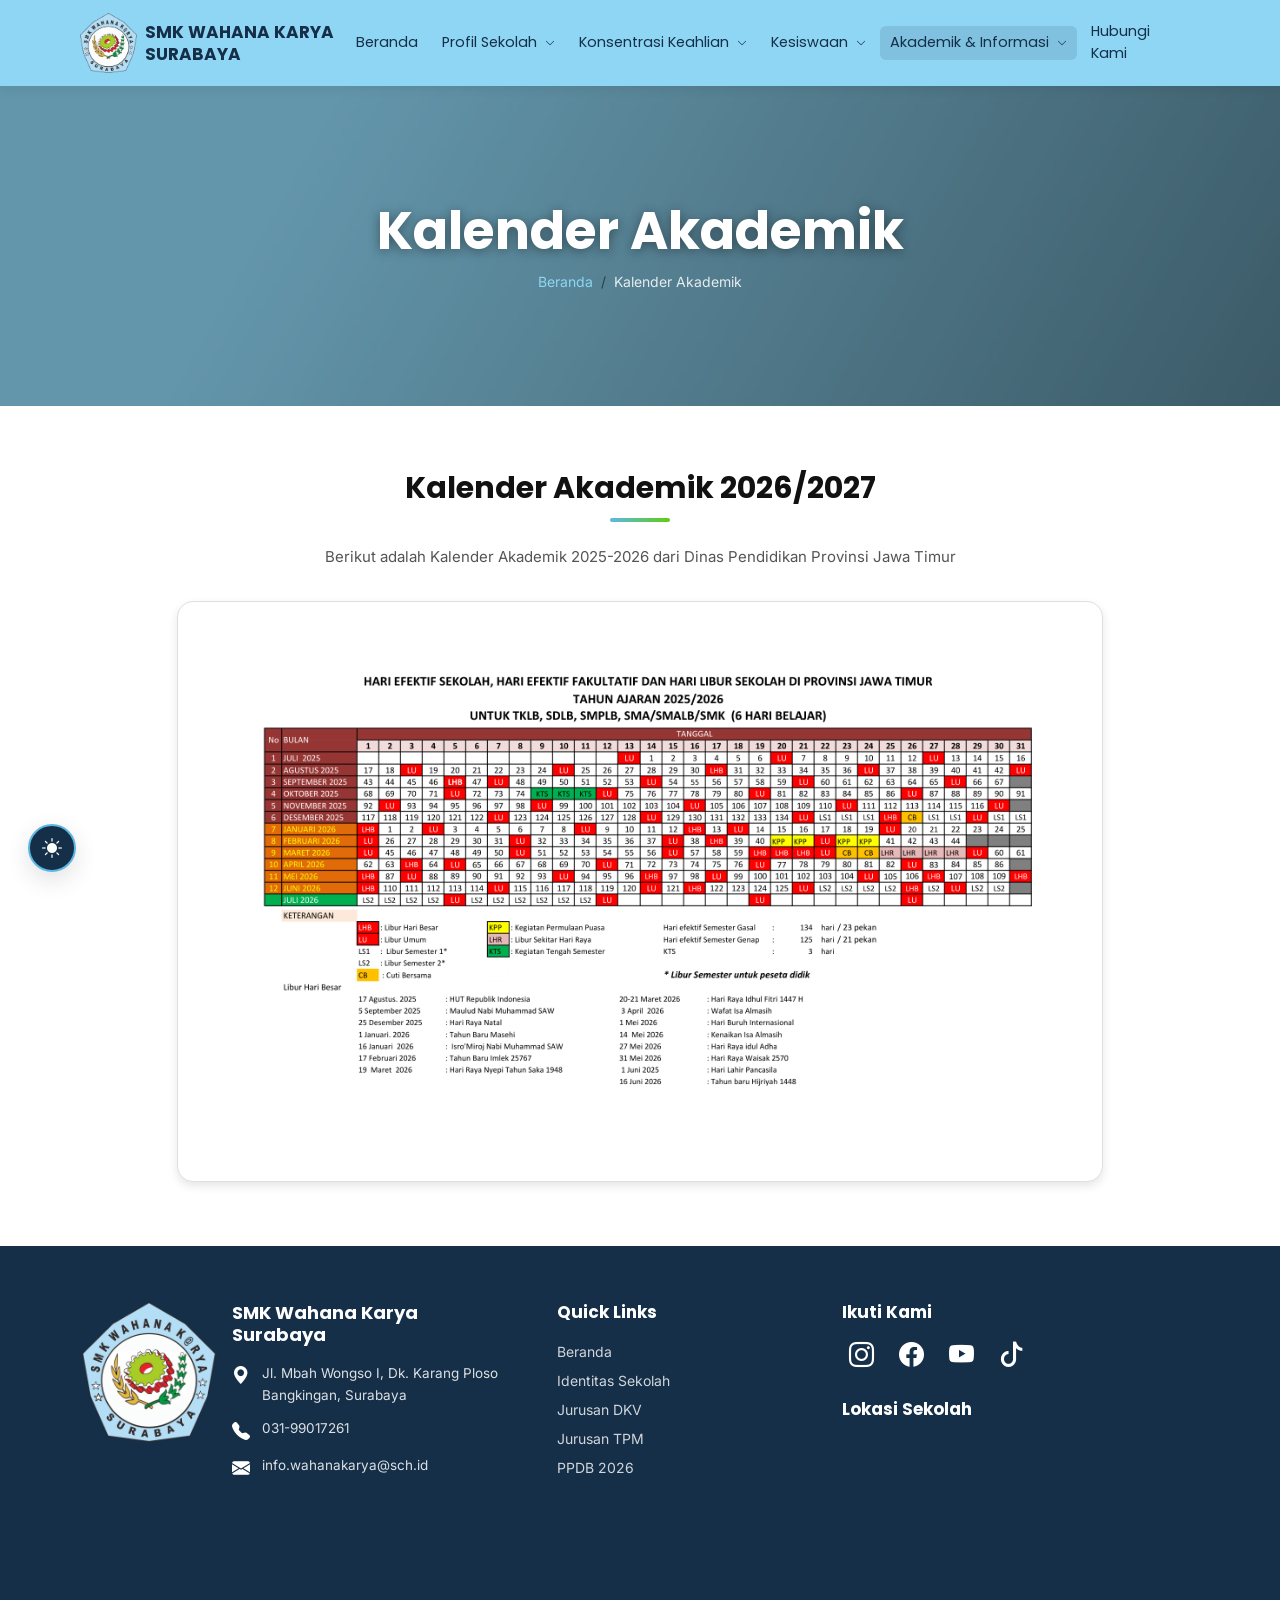
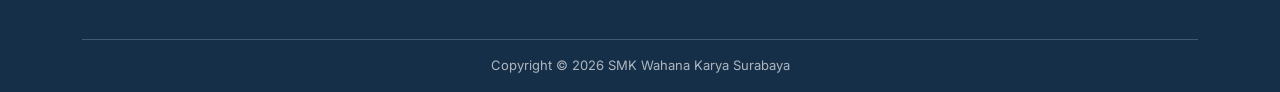
<file: kalender.html>
<!doctype html>
<html lang="id">
  <head>
    <meta charset="UTF-8" />
    <meta name="viewport" content="width=device-width, initial-scale=1.0" />
    <title>Kalender Akademik — SMK Wahana Karya Surabaya</title>
    <meta
      name="description"
      content="Kalender akademik SMK Wahana Karya Surabaya tahun ajaran 2026/2027."
    />
    <link
      href="https://cdn.jsdelivr.net/npm/bootstrap@5.3.3/dist/css/bootstrap.min.css"
      rel="stylesheet"
    />
    <link
      href="https://cdn.jsdelivr.net/npm/bootstrap-icons@1.11.3/font/bootstrap-icons.css"
      rel="stylesheet"
    />
    <link
      href="https://fonts.googleapis.com/css2?family=Poppins:wght@400;500;600;700&family=Inter:wght@400;500;600&display=swap"
      rel="stylesheet"
    />
    <link href="/assets/css/style.css" rel="stylesheet" />
  </head>
  <body>
    <header id="site-header"></header>

    <main>
      <section class="page-hero">
        <div
          class="page-hero-bg"
          style="background-image: url(&quot;img/bgcustom.png&quot;)"
        ></div>
        <div class="page-hero-overlay"></div>
        <div class="page-hero-content">
          <h1>Kalender Akademik</h1>
          <nav aria-label="breadcrumb">
            <ol class="breadcrumb">
              <li class="breadcrumb-item"><a href="/">Beranda</a></li>
              <li class="breadcrumb-item active" aria-current="page">
                Kalender Akademik
              </li>
            </ol>
          </nav>
        </div>
      </section>

      <section class="section-white section-py">
        <div class="container">
          <div class="text-center fade-in-up">
            <h2 class="section-title">Kalender Akademik 2026/2027</h2>
            <div class="section-divider"></div>
            <p class="section-subtitle">
              Berikut adalah Kalender Akademik 2025-2026 dari Dinas Pendidikan
              Provinsi Jawa Timur
            </p>
          </div>

          <div class="row justify-content-center">
            <div class="col-lg-10 fade-in-up delay-1">
              <div class="card-custom p-3 p-md-4 text-center">
                <img
                  src="img/kalender_akademik_6_hari_belajar.png"
                  alt="Kalender Akademik SMK Wahana Karya Surabaya 2026/2027"
                  class="img-fluid rounded"
                  style="max-width: 1300px; width: 100%"
                />
              </div>
            </div>
          </div>
        </div>
      </section>
    </main>

    <footer id="site-footer"></footer>
    <script src="https://cdn.jsdelivr.net/npm/bootstrap@5.3.3/dist/js/bootstrap.bundle.min.js"></script>
    <script src="/assets/js/components.js"></script>
    <script src="/assets/js/main.js"></script>
  </body>
</html>
</file>
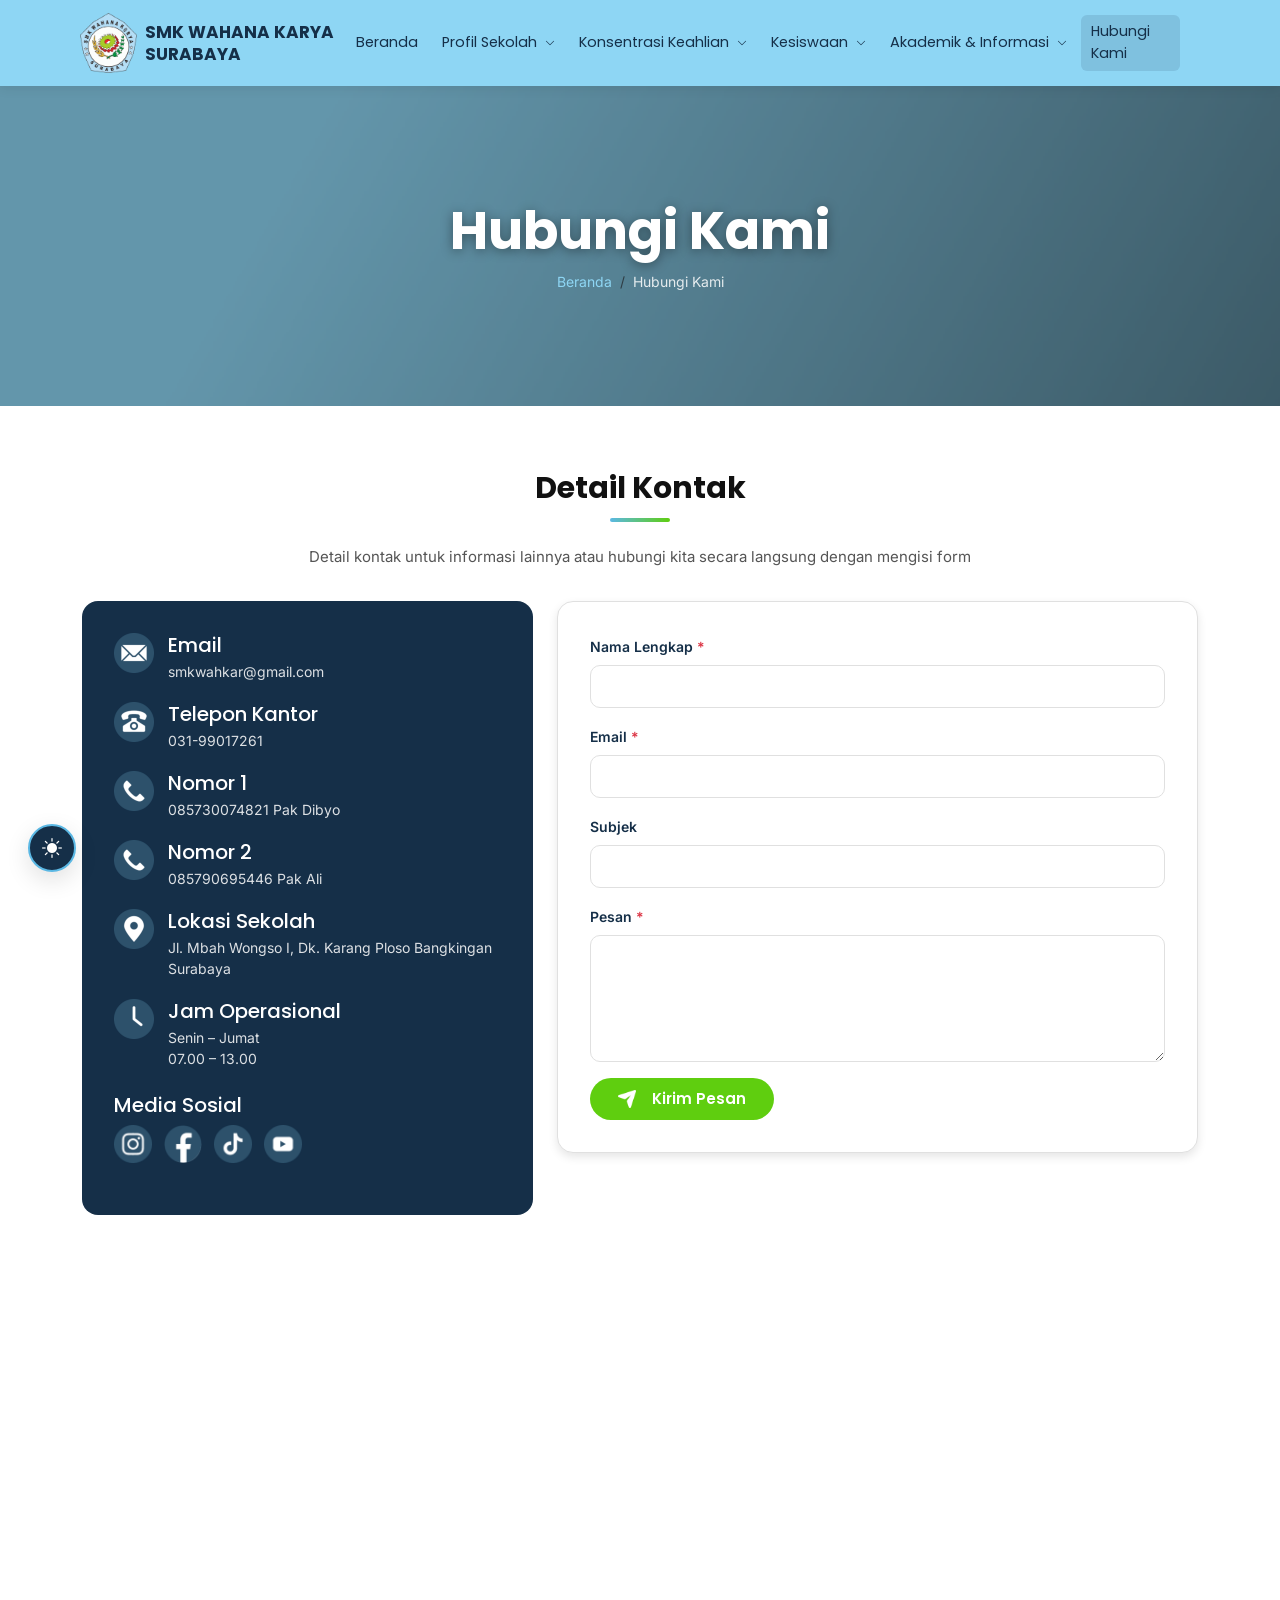
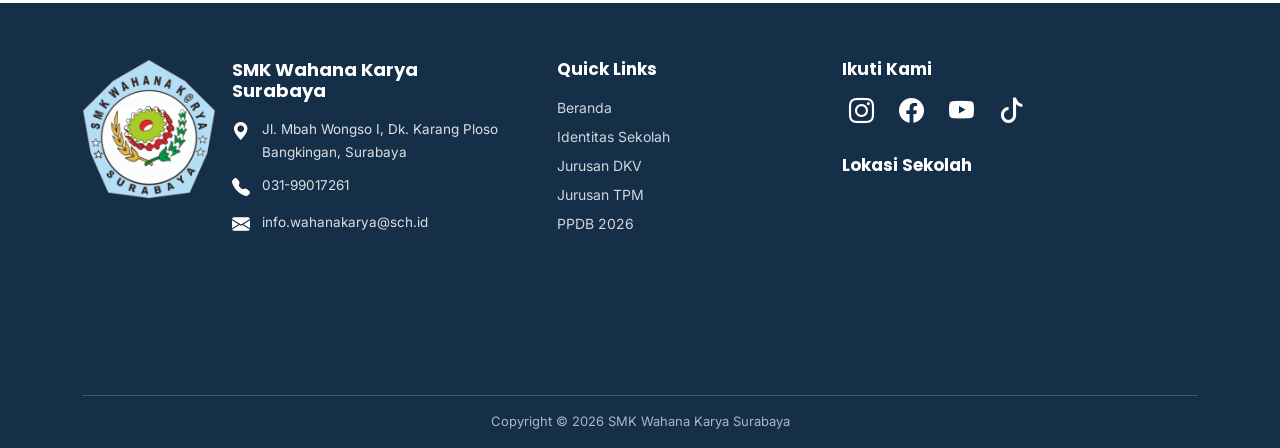
<file: kontak.html>
<!doctype html>
<html lang="id">
  <head>
    <meta charset="UTF-8" />
    <meta name="viewport" content="width=device-width, initial-scale=1.0" />
    <title>Hubungi Kami — SMK Wahana Karya Surabaya</title>
    <meta
      name="description"
      content="Hubungi SMK Wahana Karya Surabaya — alamat, telepon, email, dan form kontak."
    />
    <link
      href="https://cdn.jsdelivr.net/npm/bootstrap@5.3.3/dist/css/bootstrap.min.css"
      rel="stylesheet"
    />
    <link
      href="https://cdn.jsdelivr.net/npm/bootstrap-icons@1.11.3/font/bootstrap-icons.css"
      rel="stylesheet"
    />
    <link
      href="https://fonts.googleapis.com/css2?family=Poppins:wght@400;500;600;700&family=Inter:wght@400;500;600&display=swap"
      rel="stylesheet"
    />
    <link href="/assets/css/style.css" rel="stylesheet" />
  </head>
  <body>
    <header id="site-header"></header>

    <main>
      <section class="page-hero">
        <div
          class="page-hero-bg"
          style="background-image: url(&quot;img/bgcustom.png&quot;)"
        ></div>
        <div class="page-hero-overlay"></div>
        <div class="page-hero-content">
          <h1>Hubungi Kami</h1>
          <nav aria-label="breadcrumb">
            <ol class="breadcrumb">
              <li class="breadcrumb-item"><a href="/">Beranda</a></li>
              <li class="breadcrumb-item active" aria-current="page">
                Hubungi Kami
              </li>
            </ol>
          </nav>
        </div>
      </section>

      <section class="section-white section-py">
        <div class="container">
          <div class="text-center fade-in-up">
            <h2 class="section-title">Detail Kontak</h2>
            <div class="section-divider"></div>
            <p class="section-subtitle">
              Detail kontak untuk informasi lainnya atau hubungi kita secara
              langsung dengan mengisi form
            </p>
          </div>

          <div class="row g-4">
            <!-- Info -->
            <div class="col-lg-5 fade-in-up delay-1">
              <div class="contact-info-card h-100">
                <div class="contact-info-row">
                  <div class="contact-icon-wrap">
                    <img
                      src="/img/emailbiru.png"
                      class="contact-icon-img"
                      alt="email"
                    />
                  </div>
                  <div>
                    <h5 class="mb-1" style="font-family: var(--font-heading)">
                      Email
                    </h5>
                    <p
                      class="mb-0"
                      style="font-size: 14px; color: rgba(255, 255, 255, 0.85)"
                    >
                      smkwahkar@gmail.com
                    </p>
                  </div>
                </div>
                <div class="contact-info-row">
                  <div class="contact-icon-wrap">
                    <img
                      src="/img/telpobiru.png"
                      class="contact-icon-img"
                      alt="Telponkantor"
                    />
                  </div>
                  <div>
                    <h5 class="mb-1" style="font-family: var(--font-heading)">
                      Telepon Kantor
                    </h5>
                    <p
                      class="mb-0"
                      style="font-size: 14px; color: rgba(255, 255, 255, 0.85)"
                    >
                      031-99017261
                    </p>
                  </div>
                </div>
                <div class="contact-info-row">
                  <div class="contact-icon-wrap">
                    <img
                      src="/img/telponbiasabiru.png"
                      class="contact-icon-img"
                      alt="telpon"
                    />
                  </div>
                  <div>
                    <h5 class="mb-1" style="font-family: var(--font-heading)">
                      Nomor 1
                    </h5>
                    <p
                      class="mb-0"
                      style="font-size: 14px; color: rgba(255, 255, 255, 0.85)"
                    >
                      085730074821 Pak Dibyo
                    </p>
                  </div>
                </div>
                <div class="contact-info-row">
                  <div class="contact-icon-wrap">
                    <img
                      src="/img/telponbiasabiru.png"
                      class="contact-icon-img"
                      alt="telpon1"
                    />
                  </div>
                  <div>
                    <h5 class="mb-1" style="font-family: var(--font-heading)">
                      Nomor 2
                    </h5>
                    <p
                      class="mb-0"
                      style="font-size: 14px; color: rgba(255, 255, 255, 0.85)"
                    >
                      085790695446 Pak Ali
                    </p>
                  </div>
                </div>
                <div class="contact-info-row">
                  <div class="contact-icon-wrap">
                    <img
                      src="/img/lokasibiru.png"
                      class="contact-icon-img"
                      alt="Lokasi"
                    />
                  </div>
                  <div>
                    <h5 class="mb-1" style="font-family: var(--font-heading)">
                      Lokasi Sekolah
                    </h5>
                    <p
                      class="mb-0"
                      style="font-size: 14px; color: rgba(255, 255, 255, 0.85)"
                    >
                      Jl. Mbah Wongso I, Dk. Karang Ploso Bangkingan Surabaya
                    </p>
                  </div>
                </div>
                <div class="contact-info-row">
                  <div class="contact-icon-wrap">
                    <img
                      src="/img/jambiru.png"
                      class="contact-icon-img"
                      alt="jam"
                    />
                  </div>
                  <div>
                    <h5 class="mb-1" style="font-family: var(--font-heading)">
                      Jam Operasional
                    </h5>
                    <p
                      class="mb-0"
                      style="font-size: 14px; color: rgba(255, 255, 255, 0.85)"
                    >
                      Senin – Jumat<br />
                      07.00 – 13.00
                    </p>
                  </div>
                </div>
                <div class="mt-4">
                  <h5 class="mb-2" style="font-family: var(--font-heading)">
                    Media Sosial
                  </h5>
                  <div class="footer-social">
                    <a href="https://www.instagram.com/smkwksby/">
                      <img
                        src="/img/igbiru.png"
                        class="social-img"
                        alt="Instagram"
                      />
                    </a>
                    <a href="https://www.facebook.com/groups/617402491622892/">
                      <img
                        src="/img/fbbiru.png"
                        class="social-img"
                        alt="facebook"
                      />
                    </a>
                    <a href="https://www.tiktok.com/@skaways">
                      <img
                        src="/img/ttbiru.png"
                        class="social-img"
                        alt="youtube"
                      />
                    </a>
                    <a
                      href="https://www.youtube.com/@smkwahanakaryasurabaya8768"
                    >
                      <img
                        src="/img/ytbiru.png"
                        class="social-img"
                        alt="tiktok"
                      />
                    </a>
                  </div>
                </div>
              </div>
            </div>

            <!-- Form -->
            <div class="col-lg-7 fade-in-up delay-2">
              <div class="contact-form-wrap">
                <div
                  id="formSuccess"
                  class="alert alert-success"
                  style="display: none; border-radius: 12px"
                >
                  <i class="bi bi-check-circle-fill me-2"></i> Pesan Anda
                  berhasil dikirim! Kami akan segera membalas.
                </div>
                <form id="contactForm" novalidate>
                  <div class="mb-3">
                    <label class="form-label"
                      >Nama Lengkap <span class="text-danger">*</span></label
                    >
                    <input
                      type="text"
                      class="form-control"
                      name="nama"
                      required
                    />
                    <div class="invalid-feedback" style="display: none">
                      Nama wajib diisi.
                    </div>
                  </div>
                  <div class="mb-3">
                    <label class="form-label"
                      >Email <span class="text-danger">*</span></label
                    >
                    <input
                      type="email"
                      class="form-control"
                      name="email"
                      required
                    />
                    <div class="invalid-feedback" style="display: none">
                      Email valid wajib diisi.
                    </div>
                  </div>
                  <div class="mb-3">
                    <label class="form-label">Subjek</label>
                    <input type="text" class="form-control" name="subjek" />
                  </div>
                  <div class="mb-3">
                    <label class="form-label"
                      >Pesan <span class="text-danger">*</span></label
                    >
                    <textarea
                      class="form-control"
                      name="pesan"
                      rows="5"
                      required
                    ></textarea>
                    <div class="invalid-feedback" style="display: none">
                      Pesan wajib diisi.
                    </div>
                  </div>
                  <button type="submit" class="btn btn-green btn-lg">
                    <img
                      src="/img/lokasiputih.png"
                      class="send-icon"
                      alt="Kirim"
                    />
                    Kirim Pesan
                  </button>
                </form>
              </div>
            </div>
          </div>

          <!-- Map -->
          <div class="row mt-4 fade-in-up delay-3">
            <div class="col-12">
              <div class="map-embed">
                <iframe
                  src="https://www.google.com/maps?q=SMK+Wahana+Karya+Surabaya,-7.3235073,112.6575073&z=17&output=embed"
                  loading="lazy"
                  title="Lokasi SMK Wahana Karya"
                ></iframe>
              </div>
            </div>
          </div>
        </div>
      </section>
    </main>

    <footer id="site-footer"></footer>
    <script src="https://cdn.jsdelivr.net/npm/bootstrap@5.3.3/dist/js/bootstrap.bundle.min.js"></script>
    <script src="/assets/js/components.js"></script>
    <script src="/assets/js/main.js"></script>
  </body>
</html>
</file>
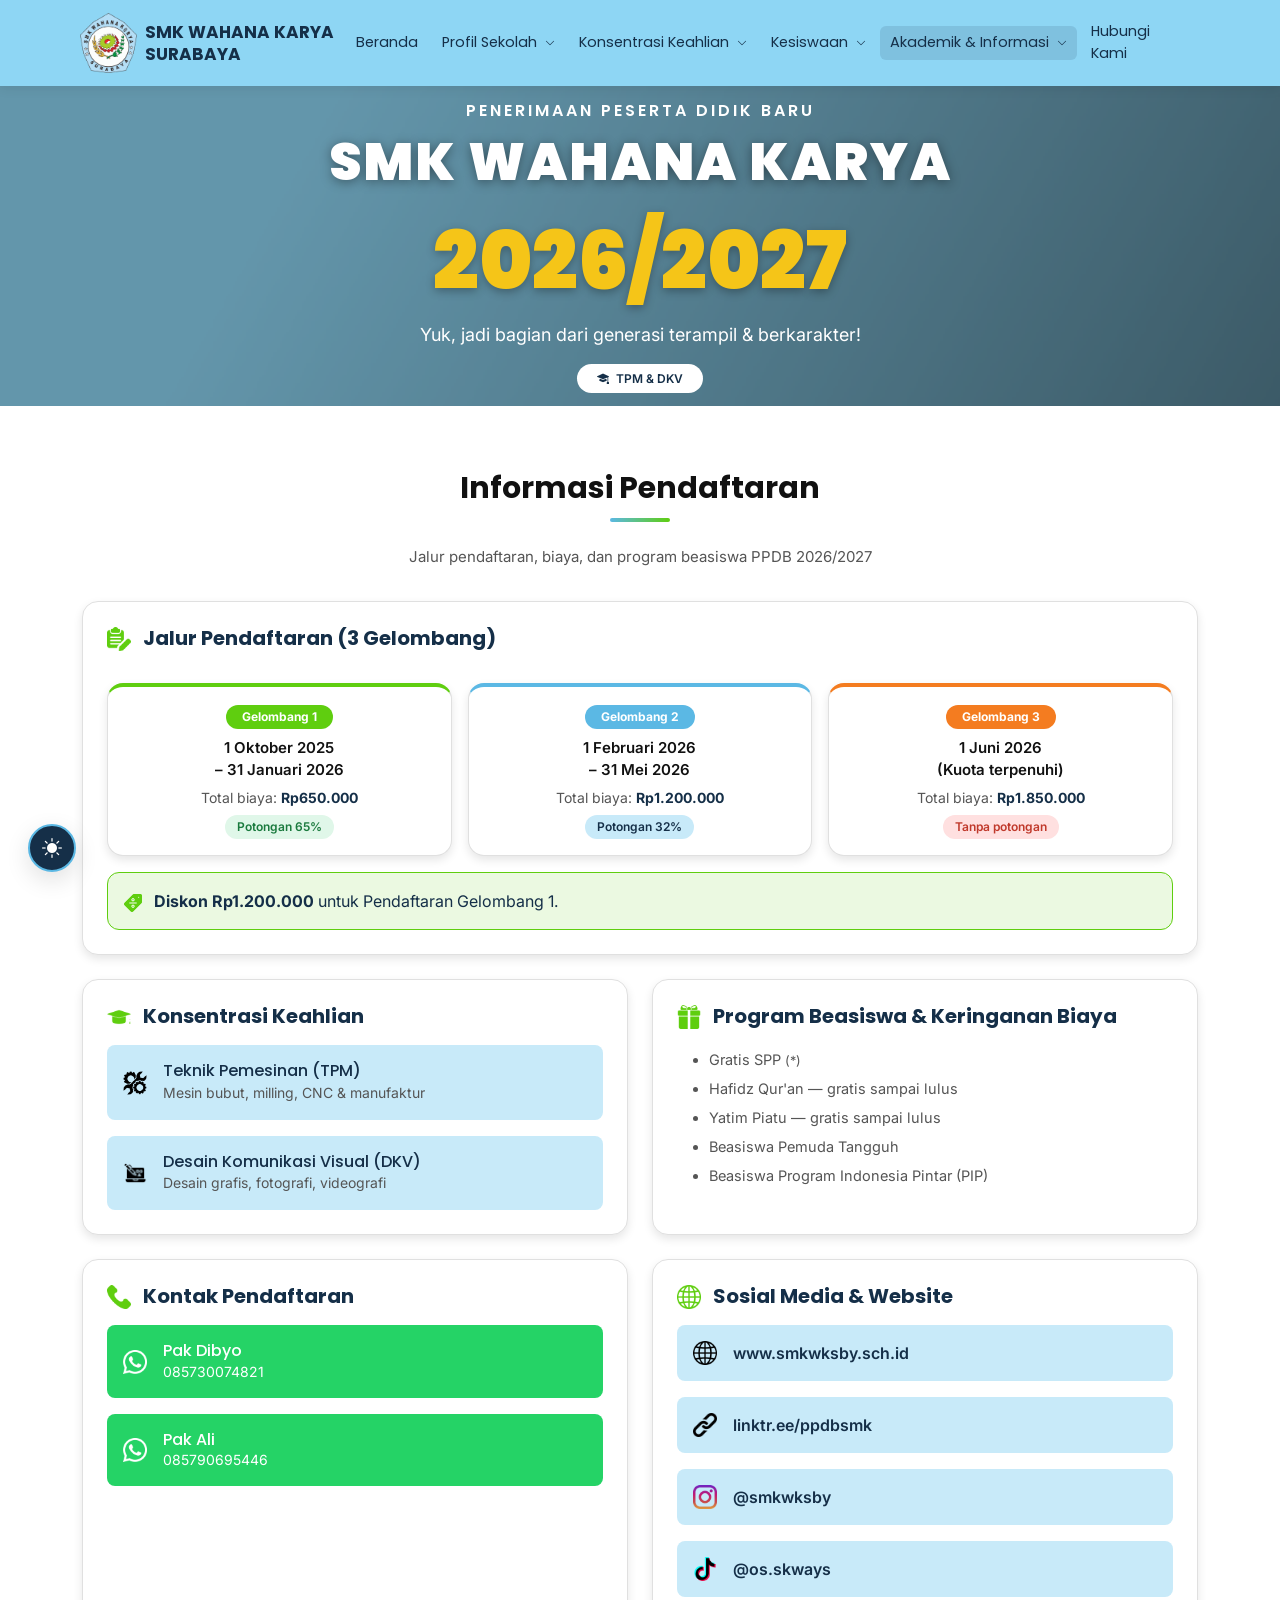
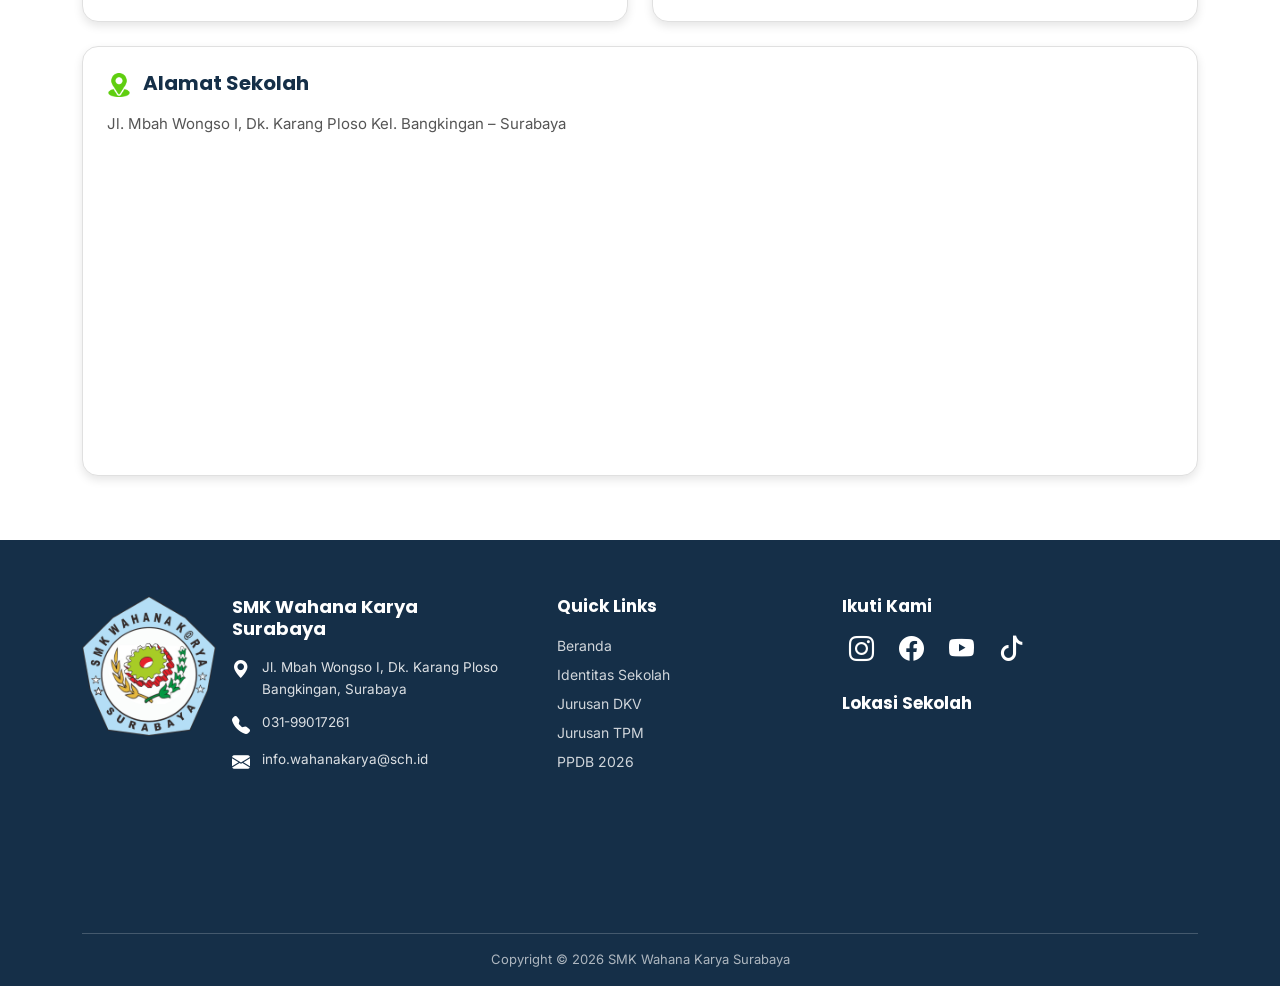
<file: ppdb.html>
<!doctype html>
<html lang="id">
  <head>
    <meta charset="UTF-8" />
    <meta name="viewport" content="width=device-width, initial-scale=1.0" />
    <title>PPDB 2026 — SMK Wahana Karya Surabaya</title>
    <meta
      name="description"
      content="Penerimaan Peserta Didik Baru (PPDB) SMK Wahana Karya Surabaya tahun ajaran 2026/2027."
    />
    <link
      href="https://cdn.jsdelivr.net/npm/bootstrap@5.3.3/dist/css/bootstrap.min.css"
      rel="stylesheet"
    />
    <link
      href="https://cdn.jsdelivr.net/npm/bootstrap-icons@1.11.3/font/bootstrap-icons.css"
      rel="stylesheet"
    />
    <link
      href="https://fonts.googleapis.com/css2?family=Poppins:wght@400;500;600;700&family=Inter:wght@400;500;600&display=swap"
      rel="stylesheet"
    />
    <link href="/assets/css/style.css" rel="stylesheet" />
  </head>
  <body>
    <header id="site-header"></header>

    <main>
      <!-- PPDB POSTER BANNER -->
      <section class="page-hero">
        <div
          class="page-hero-bg"
          style="background-image: url(&quot;img/bgcustom.png&quot;)"
        ></div>
        <div class="page-hero-overlay"></div>
        <div class="page-hero-content">
          <div class="ppdb-poster fade-in-up">
            <span
              class="d-block mb-2"
              style="
                font-family: var(--font-heading);
                font-weight: 600;
                letter-spacing: 3px;
                font-size: 16px;
              "
              >PENERIMAAN PESERTA DIDIK BARU</span
            >
            <h1>SMK WAHANA KARYA</h1>
            <div class="ppdb-year">2026/2027</div>
            <p class="mb-3" style="font-size: 18px">
              Yuk, jadi bagian dari generasi terampil &amp; berkarakter!
            </p>
            <div class="d-flex flex-wrap justify-content-center gap-3 mt-3">
              <span
                class="badge rounded-pill"
                style="
                  background: var(--white);
                  color: var(--navy);
                  padding: 8px 20px;
                  font-weight: 600;
                "
                ><i class="bi bi-mortarboard-fill me-1"></i> TPM &amp; DKV</span
              >
            </div>
          </div>
        </div>
      </section>

      <!-- INFO PEMBukaAN -->
      <section class="section-white section-py">
        <div class="container">
          <div class="text-center fade-in-up">
            <h2 class="section-title">Informasi Pendaftaran</h2>
            <div class="section-divider"></div>
            <p class="section-subtitle">
              Jalur pendaftaran, biaya, dan program beasiswa PPDB 2026/2027
            </p>
          </div>

          <div class="row g-4">
            <!-- Jalur Pendaftaran 3 Gelombang -->
            <div class="col-12 fade-in-up delay-1">
              <div class="ppdb-info-card">
                <h5>
                  <img
                    src="/img/pendaftaranicon.png"
                    class="me-2 custom-icon"
                    alt="Jalur"
                  />
                  Jalur Pendaftaran (3 Gelombang)
                </h5>
                <div class="row g-3 mt-1">
                  <div class="col-md-4">
                    <div
                      class="card-custom p-3 h-100 text-center"
                      style="border-top: 4px solid var(--green-cta)"
                    >
                      <span
                        class="badge rounded-pill mb-2"
                        style="
                          background: var(--green-cta);
                          color: #fff;
                          padding: 6px 16px;
                        "
                        >Gelombang 1</span
                      >
                      <p class="mb-1" style="font-weight: 600; font-size: 15px">
                        1 Oktober 2025<br />– 31 Januari 2026
                      </p>
                      <p class="mb-1 card-text-custom">
                        Total biaya:
                        <strong style="color: var(--navy)">Rp650.000</strong>
                      </p>
                      <p class="mb-0">
                        <span class="kalender-badge kb-hijau"
                          >Potongan 65%</span
                        >
                      </p>
                    </div>
                  </div>
                  <div class="col-md-4">
                    <div
                      class="card-custom p-3 h-100 text-center"
                      style="border-top: 4px solid var(--sky-dark)"
                    >
                      <span
                        class="badge rounded-pill mb-2"
                        style="
                          background: var(--sky-dark);
                          color: #fff;
                          padding: 6px 16px;
                        "
                        >Gelombang 2</span
                      >
                      <p class="mb-1" style="font-weight: 600; font-size: 15px">
                        1 Februari 2026<br />– 31 Mei 2026
                      </p>
                      <p class="mb-1 card-text-custom">
                        Total biaya:
                        <strong style="color: var(--navy)">Rp1.200.000</strong>
                      </p>
                      <p class="mb-0">
                        <span class="kalender-badge kb-biru">Potongan 32%</span>
                      </p>
                    </div>
                  </div>
                  <div class="col-md-4">
                    <div
                      class="card-custom p-3 h-100 text-center"
                      style="border-top: 4px solid var(--orange-accent)"
                    >
                      <span
                        class="badge rounded-pill mb-2"
                        style="
                          background: var(--orange-accent);
                          color: #fff;
                          padding: 6px 16px;
                        "
                        >Gelombang 3</span
                      >
                      <p class="mb-1" style="font-weight: 600; font-size: 15px">
                        1 Juni 2026<br />(Kuota terpenuhi)
                      </p>
                      <p class="mb-1 card-text-custom">
                        Total biaya:
                        <strong style="color: var(--navy)">Rp1.850.000</strong>
                      </p>
                      <p class="mb-0">
                        <span class="kalender-badge kb-merah"
                          >Tanpa potongan</span
                        >
                      </p>
                    </div>
                  </div>
                </div>
                <div
                  class="alert mt-3 mb-0"
                  style="
                    background: rgba(95, 206, 15, 0.12);
                    border: 1px solid var(--green-cta);
                    border-radius: 12px;
                    color: var(--navy);
                  "
                >
                  <img
                    src="/img/diskonicon.png"
                    class="me-2 custom-icon-diskon"
                    alt="Jalur"
                  />
                  <strong>Diskon Rp1.200.000</strong> untuk Pendaftaran
                  Gelombang 1.
                </div>
              </div>
            </div>

            <!-- Konsentrasi Keahlian -->
            <div class="col-lg-6 fade-in-up delay-2">
              <div class="ppdb-info-card h-100">
                <h5>
                  <img
                    src="/img/togaicon.png"
                    class="me-2 custom-icon"
                    alt="Jalur"
                  />
                  Konsentrasi Keahlian
                </h5>
                <div class="d-flex flex-column gap-3 mt-2">
                  <div
                    class="d-flex align-items-center gap-3 p-3 rounded-3"
                    style="background: var(--sky-light)"
                  >
                    <img
                      src="/img/icontpmberanda.png"
                      class="custom-icon"
                      alt="Instagram"
                    />
                    <div>
                      <h6
                        class="mb-0"
                        style="
                          font-family: var(--font-heading);
                          color: var(--navy);
                        "
                      >
                        Teknik Pemesinan (TPM)
                      </h6>
                      <p class="mb-0 card-text-custom">
                        Mesin bubut, milling, CNC &amp; manufaktur
                      </p>
                    </div>
                  </div>
                  <div
                    class="d-flex align-items-center gap-3 p-3 rounded-3"
                    style="background: var(--sky-light)"
                  >
                    <img
                      src="/img/icondkvberanda.png"
                      class="custom-icon"
                      alt="Instagram"
                    />
                    <div>
                      <h6
                        class="mb-0"
                        style="
                          font-family: var(--font-heading);
                          color: var(--navy);
                        "
                      >
                        Desain Komunikasi Visual (DKV)
                      </h6>
                      <p class="mb-0 card-text-custom">
                        Desain grafis, fotografi, videografi
                      </p>
                    </div>
                  </div>
                </div>
              </div>
            </div>

            <!-- Program Beasiswa -->
            <div class="col-lg-6 fade-in-up delay-3">
              <div class="ppdb-info-card h-100">
                <h5>
                  <img
                    src="/img/hadiahicon.png"
                    class="me-2 custom-icon"
                    alt="Beasiswa"
                  />
                  Program Beasiswa &amp; Keringanan Biaya
                </h5>
                <ul
                  class="mb-0 mt-2"
                  style="
                    font-size: 14.5px;
                    line-height: 2;
                    color: var(--text-secondary);
                  "
                >
                  <li>Gratis SPP <small>(*)</small></li>
                  <li>Hafidz Qur'an — gratis sampai lulus</li>
                  <li>Yatim Piatu — gratis sampai lulus</li>
                  <li>Beasiswa Pemuda Tangguh</li>
                  <li>Beasiswa Program Indonesia Pintar (PIP)</li>
                </ul>
              </div>
            </div>

            <!-- Kontak Pendaftaran -->
            <div class="col-lg-6 fade-in-up delay-2">
              <div class="ppdb-info-card h-100">
                <h5>
                  <img
                    src="/img/telponijo.png"
                    class="me-2 custom-icon"
                    alt="Jalur"
                  />
                  Kontak Pendaftaran
                </h5>
                <div class="d-flex flex-column gap-3 mt-2">
                  <a
                    href="https://wa.me/6285730074821"
                    target="_blank"
                    rel="noopener"
                    class="d-flex align-items-center gap-3 p-3 rounded-3 text-decoration-none"
                    style="
                      background: #25d366;
                      color: #fff;
                      transition: var(--transition);
                    "
                  >
                    <img
                      src="/img/waputih.png"
                      class="custom-icon"
                      alt="WhatsApp"
                    />

                    <div>
                      <h6
                        class="mb-0"
                        style="font-family: var(--font-heading); color: #fff"
                      >
                        Pak Dibyo
                      </h6>
                      <p class="mb-0" style="font-size: 14px; color: #fff">
                        085730074821
                      </p>
                    </div>
                  </a>
                  <a
                    href="https://wa.me/6285790695446"
                    target="_blank"
                    rel="noopener"
                    class="d-flex align-items-center gap-3 p-3 rounded-3 text-decoration-none"
                    style="
                      background: #25d366;
                      color: #fff;
                      transition: var(--transition);
                    "
                  >
                    <img
                      src="/img/waputih.png"
                      class="custom-icon"
                      alt="WhatsApp"
                    />
                    <div>
                      <h6
                        class="mb-0"
                        style="font-family: var(--font-heading); color: #fff"
                      >
                        Pak Ali
                      </h6>
                      <p class="mb-0" style="font-size: 14px; color: #fff">
                        085790695446
                      </p>
                    </div>
                  </a>
                </div>
              </div>
            </div>

            <!-- Sosial Media & Website -->
            <div class="col-lg-6 fade-in-up delay-3">
              <div class="ppdb-info-card h-100">
                <h5>
                  <img
                    src="/img/websiteijo.png"
                    class="me-2 custom-icon"
                    alt="website"
                  />
                  Sosial Media &amp; Website
                </h5>
                <div class="d-flex flex-column gap-3 mt-2">
                  <a
                    href="https://www.smkwksby.sch.id"
                    target="_blank"
                    rel="noopener"
                    class="d-flex align-items-center gap-3 p-3 rounded-3 text-decoration-none"
                    style="
                      background: var(--sky-light);
                      color: var(--navy);
                      transition: var(--transition);
                    "
                  >
                    <img
                      src="/img/websiteputih.png"
                      class="custom-icon"
                      alt="website1"
                    />
                    <span style="font-weight: 600">www.smkwksby.sch.id</span>
                  </a>
                  <a
                    href="https://linktr.ee/ppdbsmk"
                    target="_blank"
                    rel="noopener"
                    class="d-flex align-items-center gap-3 p-3 rounded-3 text-decoration-none"
                    style="
                      background: var(--sky-light);
                      color: var(--navy);
                      transition: var(--transition);
                    "
                  >
                    <img
                      src="/img/iconsalintautan.png"
                      class="custom-icon"
                      alt="Instagram"
                    />
                    <span style="font-weight: 600">linktr.ee/ppdbsmk</span>
                  </a>
                  <a
                    href="https://instagram.com/smkwksby"
                    target="_blank"
                    rel="noopener"
                    class="d-flex align-items-center gap-3 p-3 rounded-3 text-decoration-none"
                    style="
                      background: var(--sky-light);
                      color: var(--navy);
                      transition: var(--transition);
                    "
                  >
                    <img
                      src="/img/igiconnew.png"
                      class="custom-icon"
                      alt="Instagram"
                    />
                    <span style="font-weight: 600">@smkwksby</span>
                  </a>
                  <a
                    href="https://www.tiktok.com/@os.skways"
                    target="_blank"
                    rel="noopener"
                    class="d-flex align-items-center gap-3 p-3 rounded-3 text-decoration-none"
                    style="
                      background: var(--sky-light);
                      color: var(--navy);
                      transition: var(--transition);
                    "
                  >
                    <img
                      src="/img/tiktoknew.png"
                      class="custom-icon"
                      alt="TikTok"
                    />
                    <span style="font-weight: 600">@os.skways</span>
                  </a>
                </div>
              </div>
            </div>
          </div>

          <!-- Alamat -->
          <div class="row mt-4 fade-in-up delay-2">
            <div class="col-12">
              <div class="ppdb-info-card">
                <h5>
                  <img
                    src="/img/lokasiijo.png"
                    class="me-2 custom-icon"
                    alt="Jalur"
                  />
                  Alamat Sekolah
                </h5>
                <p
                  class="mb-3"
                  style="font-size: 15px; color: var(--text-secondary)"
                >
                  Jl. Mbah Wongso I, Dk. Karang Ploso Kel. Bangkingan – Surabaya
                </p>
                <div class="map-embed">
                  <iframe
                    src="https://www.google.com/maps?q=SMK+Wahana+Karya+Surabaya,-7.3235073,112.6575073&z=17&output=embed"
                    loading="lazy"
                    title="Lokasi PPDB"
                  ></iframe>
                </div>
              </div>
            </div>
          </div>
        </div>
      </section>
    </main>

    <footer id="site-footer"></footer>
    <script src="https://cdn.jsdelivr.net/npm/bootstrap@5.3.3/dist/js/bootstrap.bundle.min.js"></script>
    <script src="/assets/js/components.js"></script>
    <script src="/assets/js/main.js"></script>
  </body>
</html>
</file>
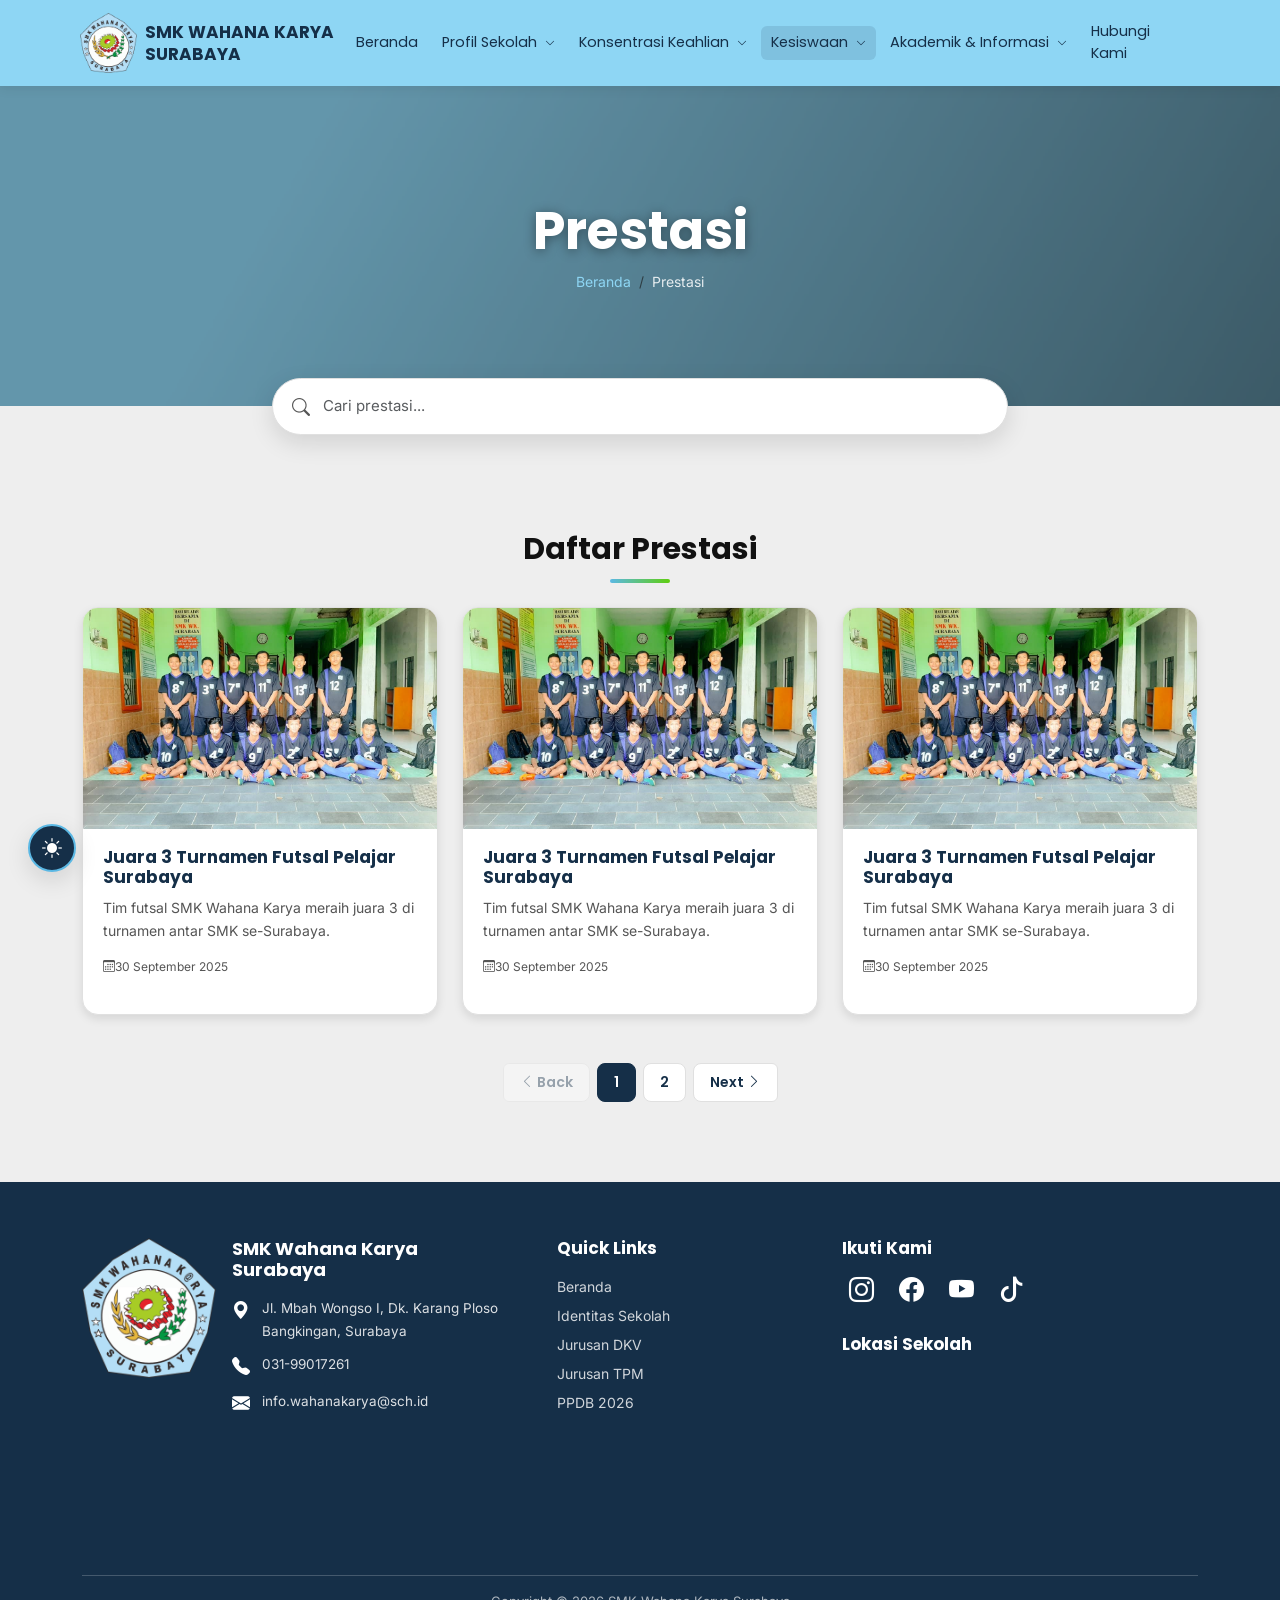
<file: prestasi.html>
<!doctype html>
<html lang="id">
  <head>
    <meta charset="UTF-8" />
    <meta name="viewport" content="width=device-width, initial-scale=1.0" />
    <title>Prestasi — SMK Wahana Karya Surabaya</title>
    <meta
      name="description"
      content="Galeri prestasi dan penghargaan SMK Wahana Karya Surabaya."
    />
    <link
      href="https://cdn.jsdelivr.net/npm/bootstrap@5.3.3/dist/css/bootstrap.min.css"
      rel="stylesheet"
    />
    <link
      href="https://cdn.jsdelivr.net/npm/bootstrap-icons@1.11.3/font/bootstrap-icons.css"
      rel="stylesheet"
    />
    <link
      href="https://fonts.googleapis.com/css2?family=Poppins:wght@400;500;600;700&family=Inter:wght@400;500;600&display=swap"
      rel="stylesheet"
    />
    <link href="/assets/css/style.css" rel="stylesheet" />
  </head>
  <body>
    <header id="site-header"></header>

    <main>
      <section class="page-hero">
        <div
          class="page-hero-bg"
          style="background-image: url(&quot;img/bgcustom.png&quot;)"
        ></div>
        <div class="page-hero-overlay"></div>
        <div class="page-hero-content">
          <h1>Prestasi</h1>
          <nav aria-label="breadcrumb">
            <ol class="breadcrumb">
              <li class="breadcrumb-item"><a href="/">Beranda</a></li>
              <li class="breadcrumb-item active" aria-current="page">
                Prestasi
              </li>
            </ol>
          </nav>
        </div>
      </section>

      <div class="container">
        <div class="row justify-content-center">
          <div class="col-lg-8">
            <div class="search-box-wrap">
              <i class="bi bi-search"></i>
              <input
                type="text"
                id="prestasiSearchInput"
                class="form-control"
                placeholder="Cari prestasi..."
              />
            </div>
          </div>
        </div>
      </div>

      <section class="section-none section-py">
        <div class="container">
          <div class="text-center fade-in-up">
            <h2 class="section-title">Daftar Prestasi</h2>
            <div class="section-divider"></div>
          </div>

          <div class="row g-4" id="prestasiListRow">
            <div class="col-md-6 col-lg-4 fade-in-up delay-1" data-page="1">
              <a
                href="/detail-prestasi.html?page=1"
                class="prestasi-card h-100"
              >
                <div class="card-img-wrap" style="aspect-ratio: 16/10">
                  <img src="img/fotoekstrafutsal.jpg" alt="Futsal" />
                </div>
                <div class="card-body-custom">
                  <h5 class="card-title-custom">
                    Juara 3 Turnamen Futsal Pelajar Surabaya
                  </h5>
                  <p class="card-text-custom">
                    Tim futsal SMK Wahana Karya meraih juara 3 di turnamen antar
                    SMK se-Surabaya.
                  </p>
                  <p class="card-date">
                    <i class="bi bi-calendar3"></i>30 September 2025
                  </p>
                </div>
              </a>
            </div>
            <div class="col-md-6 col-lg-4 fade-in-up delay-2" data-page="1">
              <a
                href="/detail-prestasi.html?page=2"
                class="prestasi-card h-100"
              >
                <div class="card-img-wrap" style="aspect-ratio: 16/10">
                  <img src="img/fotoekstrafutsal.jpg" alt="Futsal" />
                </div>
                <div class="card-body-custom">
                  <h5 class="card-title-custom">
                    Juara 3 Turnamen Futsal Pelajar Surabaya
                  </h5>
                  <p class="card-text-custom">
                    Tim futsal SMK Wahana Karya meraih juara 3 di turnamen antar
                    SMK se-Surabaya.
                  </p>
                  <p class="card-date">
                    <i class="bi bi-calendar3"></i>30 September 2025
                  </p>
                </div>
              </a>
            </div>
            <div class="col-md-6 col-lg-4 fade-in-up delay-3" data-page="1">
              <a
                href="/detail-prestasi.html?page=3"
                class="prestasi-card h-100"
              >
                <div class="card-img-wrap" style="aspect-ratio: 16/10">
                  <img src="img/fotoekstrafutsal.jpg" alt="Futsal" />
                </div>
                <div class="card-body-custom">
                  <h5 class="card-title-custom">
                    Juara 3 Turnamen Futsal Pelajar Surabaya
                  </h5>
                  <p class="card-text-custom">
                    Tim futsal SMK Wahana Karya meraih juara 3 di turnamen antar
                    SMK se-Surabaya.
                  </p>
                  <p class="card-date">
                    <i class="bi bi-calendar3"></i>30 September 2025
                  </p>
                </div>
              </a>
            </div>
            <div class="col-md-6 col-lg-4 fade-in-up delay-1" data-page="2">
              <a
                href="/detail-prestasi.html?page=4"
                class="prestasi-card h-100"
              >
                <div class="card-img-wrap" style="aspect-ratio: 16/10">
                  <img src="img/fotoekstrafutsal.jpg" alt="Futsal" />
                </div>
                <div class="card-body-custom">
                  <h5 class="card-title-custom">
                    Juara 3 Turnamen Futsal Pelajar Surabaya
                  </h5>
                  <p class="card-text-custom">
                    Tim futsal SMK Wahana Karya meraih juara 3 di turnamen antar
                    SMK se-Surabaya.
                  </p>
                  <p class="card-date">
                    <i class="bi bi-calendar3"></i>30 September 2025
                  </p>
                </div>
              </a>
            </div>
            <div class="col-md-6 col-lg-4 fade-in-up delay-2" data-page="2">
              <a
                href="/detail-prestasi.html?page=5"
                class="prestasi-card h-100"
              >
                <div class="card-img-wrap" style="aspect-ratio: 16/10">
                  <img src="img/fotoekstrafutsal.jpg" alt="Futsal" />
                </div>
                <div class="card-body-custom">
                  <h5 class="card-title-custom">
                    Juara 3 Turnamen Futsal Pelajar Surabaya
                  </h5>
                  <p class="card-text-custom">
                    Tim futsal SMK Wahana Karya meraih juara 3 di turnamen antar
                    SMK se-Surabaya.
                  </p>
                  <p class="card-date">
                    <i class="bi bi-calendar3"></i>30 September 2025
                  </p>
                </div>
              </a>
            </div>
            <div class="col-md-6 col-lg-4 fade-in-up delay-3" data-page="2">
              <a
                href="/detail-prestasi.html?page=6"
                class="prestasi-card h-100"
              >
                <div class="card-img-wrap" style="aspect-ratio: 16/10">
                  <img src="img/fotoekstrafutsal.jpg" alt="Futsal" />
                </div>
                <div class="card-body-custom">
                  <h5 class="card-title-custom">
                    Juara 3 Turnamen Futsal Pelajar Surabaya
                  </h5>
                  <p class="card-text-custom">
                    Tim futsal SMK Wahana Karya meraih juara 3 di turnamen antar
                    SMK se-Surabaya.
                  </p>
                  <p class="card-date">
                    <i class="bi bi-calendar3"></i>30 September 2025
                  </p>
                </div>
              </a>
            </div>
          </div>
          <!-- Pagination -->
          <div class="row justify-content-center mt-5 fade-in-up">
            <div class="col-auto">
              <nav aria-label="Navigasi halaman prestasi">
                <ul
                  class="pagination prestasi-pagination"
                  id="prestasiPaginationList"
                >
                  <li class="page-item">
                    <a class="page-link" href="#" data-action="prev"
                      ><i class="bi bi-chevron-left"></i> Back</a
                    >
                  </li>
                  <li class="page-item active">
                    <a class="page-link" href="#" data-page="1">1</a>
                  </li>
                  <li class="page-item">
                    <a class="page-link" href="#" data-page="2">2</a>
                  </li>
                  <li class="page-item">
                    <a class="page-link" href="#" data-action="next"
                      >Next <i class="bi bi-chevron-right"></i
                    ></a>
                  </li>
                </ul>
              </nav>
            </div>
          </div>
        </div>
      </section>
    </main>

    <footer id="site-footer"></footer>
    <script src="https://cdn.jsdelivr.net/npm/bootstrap@5.3.3/dist/js/bootstrap.bundle.min.js"></script>
    <script src="/assets/js/components.js"></script>
    <script src="/assets/js/main.js"></script>
  </body>
</html>
</file>
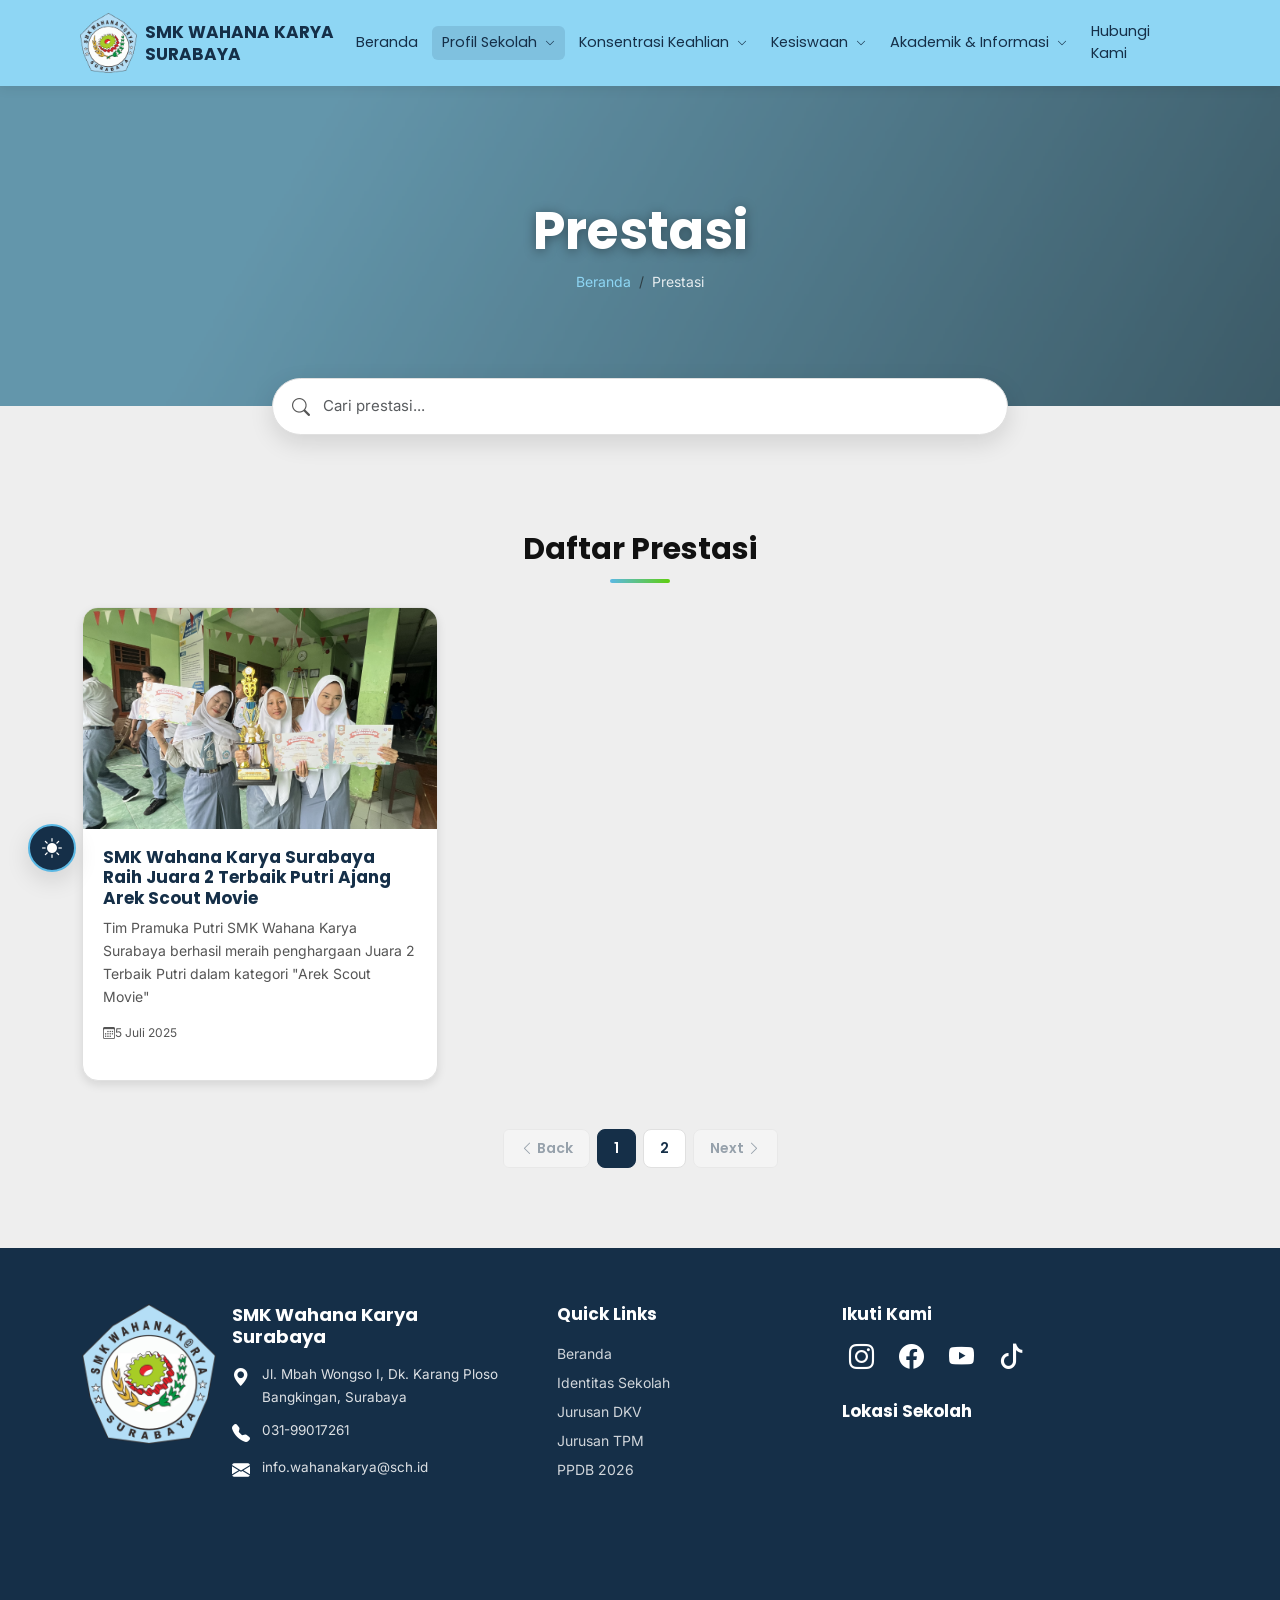
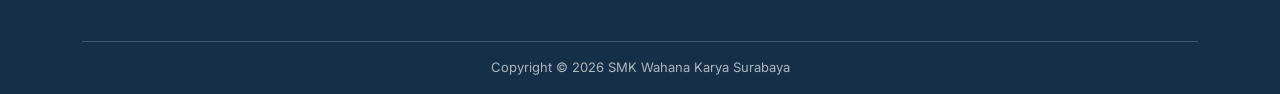
<file: struktur-organisasi.html>
<!doctype html>
<html lang="id">
  <head>
    <meta charset="UTF-8" />
    <meta name="viewport" content="width=device-width, initial-scale=1.0" />
    <title>Prestasi — SMK Wahana Karya Surabaya</title>
    <meta
      name="description"
      content="Galeri prestasi dan penghargaan SMK Wahana Karya Surabaya."
    />
    <link
      href="https://cdn.jsdelivr.net/npm/bootstrap@5.3.3/dist/css/bootstrap.min.css"
      rel="stylesheet"
    />
    <link
      href="https://cdn.jsdelivr.net/npm/bootstrap-icons@1.11.3/font/bootstrap-icons.css"
      rel="stylesheet"
    />
    <link
      href="https://fonts.googleapis.com/css2?family=Poppins:wght@400;500;600;700&family=Inter:wght@400;500;600&display=swap"
      rel="stylesheet"
    />
    <link href="/assets/css/style.css" rel="stylesheet" />
  </head>
  <body>
    <header id="site-header"></header>

    <main>
      <section class="page-hero">
        <div
          class="page-hero-bg"
          style="background-image: url(&quot;img/bgcustom.png&quot;)"
        ></div>
        <div class="page-hero-overlay"></div>
        <div class="page-hero-content">
          <h1>Prestasi</h1>
          <nav aria-label="breadcrumb">
            <ol class="breadcrumb">
              <li class="breadcrumb-item"><a href="/">Beranda</a></li>
              <li class="breadcrumb-item active" aria-current="page">
                Prestasi
              </li>
            </ol>
          </nav>
        </div>
      </section>

      <div class="container">
        <div class="row justify-content-center">
          <div class="col-lg-8">
            <div class="search-box-wrap">
              <i class="bi bi-search"></i>
              <input
                type="text"
                id="prestasiSearchInput"
                class="form-control"
                placeholder="Cari prestasi..."
              />
            </div>
          </div>
        </div>
      </div>

      <section class="section-none section-py">
        <div class="container">
          <div class="text-center fade-in-up">
            <h2 class="section-title">Daftar Prestasi</h2>
            <div class="section-divider"></div>
          </div>

          <div class="row g-4" id="prestasiListRow">
            <div class="col-md-6 col-lg-4 fade-in-up delay-1" data-page="1">
              <a
                href="/detail-prestasi.html?page=1"
                class="prestasi-card h-100"
              >
                <div class="card-img-wrap" style="aspect-ratio: 16/10">
                  <img src="img/juara1.jpg" alt="arekscout" />
                </div>
                <div class="card-body-custom">
                  <h5 class="card-title-custom">
                    SMK Wahana Karya Surabaya Raih Juara 2 Terbaik Putri Ajang
                    Arek Scout Movie
                  </h5>
                  <p class="card-text-custom">
                    Tim Pramuka Putri SMK Wahana Karya Surabaya berhasil meraih
                    penghargaan Juara 2 Terbaik Putri dalam kategori "Arek Scout
                    Movie"
                  </p>
                  <p class="card-date">
                    <i class="bi bi-calendar3"></i>5 Juli 2025
                  </p>
                </div>
              </a>
            </div>
          </div>
          <!-- Pagination -->
          <div class="row justify-content-center mt-5 fade-in-up">
            <div class="col-auto">
              <nav aria-label="Navigasi halaman prestasi">
                <ul
                  class="pagination prestasi-pagination"
                  id="prestasiPaginationList"
                >
                  <li class="page-item">
                    <a class="page-link" href="#" data-action="prev"
                      ><i class="bi bi-chevron-left"></i> Back</a
                    >
                  </li>
                  <li class="page-item active">
                    <a class="page-link" href="#" data-page="1">1</a>
                  </li>
                  <li class="page-item">
                    <a class="page-link" href="#" data-page="2">2</a>
                  </li>
                  <li class="page-item">
                    <a class="page-link" href="#" data-action="next"
                      >Next <i class="bi bi-chevron-right"></i
                    ></a>
                  </li>
                </ul>
              </nav>
            </div>
          </div>
        </div>
      </section>
    </main>

    <footer id="site-footer"></footer>
    <script src="https://cdn.jsdelivr.net/npm/bootstrap@5.3.3/dist/js/bootstrap.bundle.min.js"></script>
    <script src="/assets/js/components.js"></script>
    <script src="/assets/js/main.js"></script>
  </body>
</html>
</file>
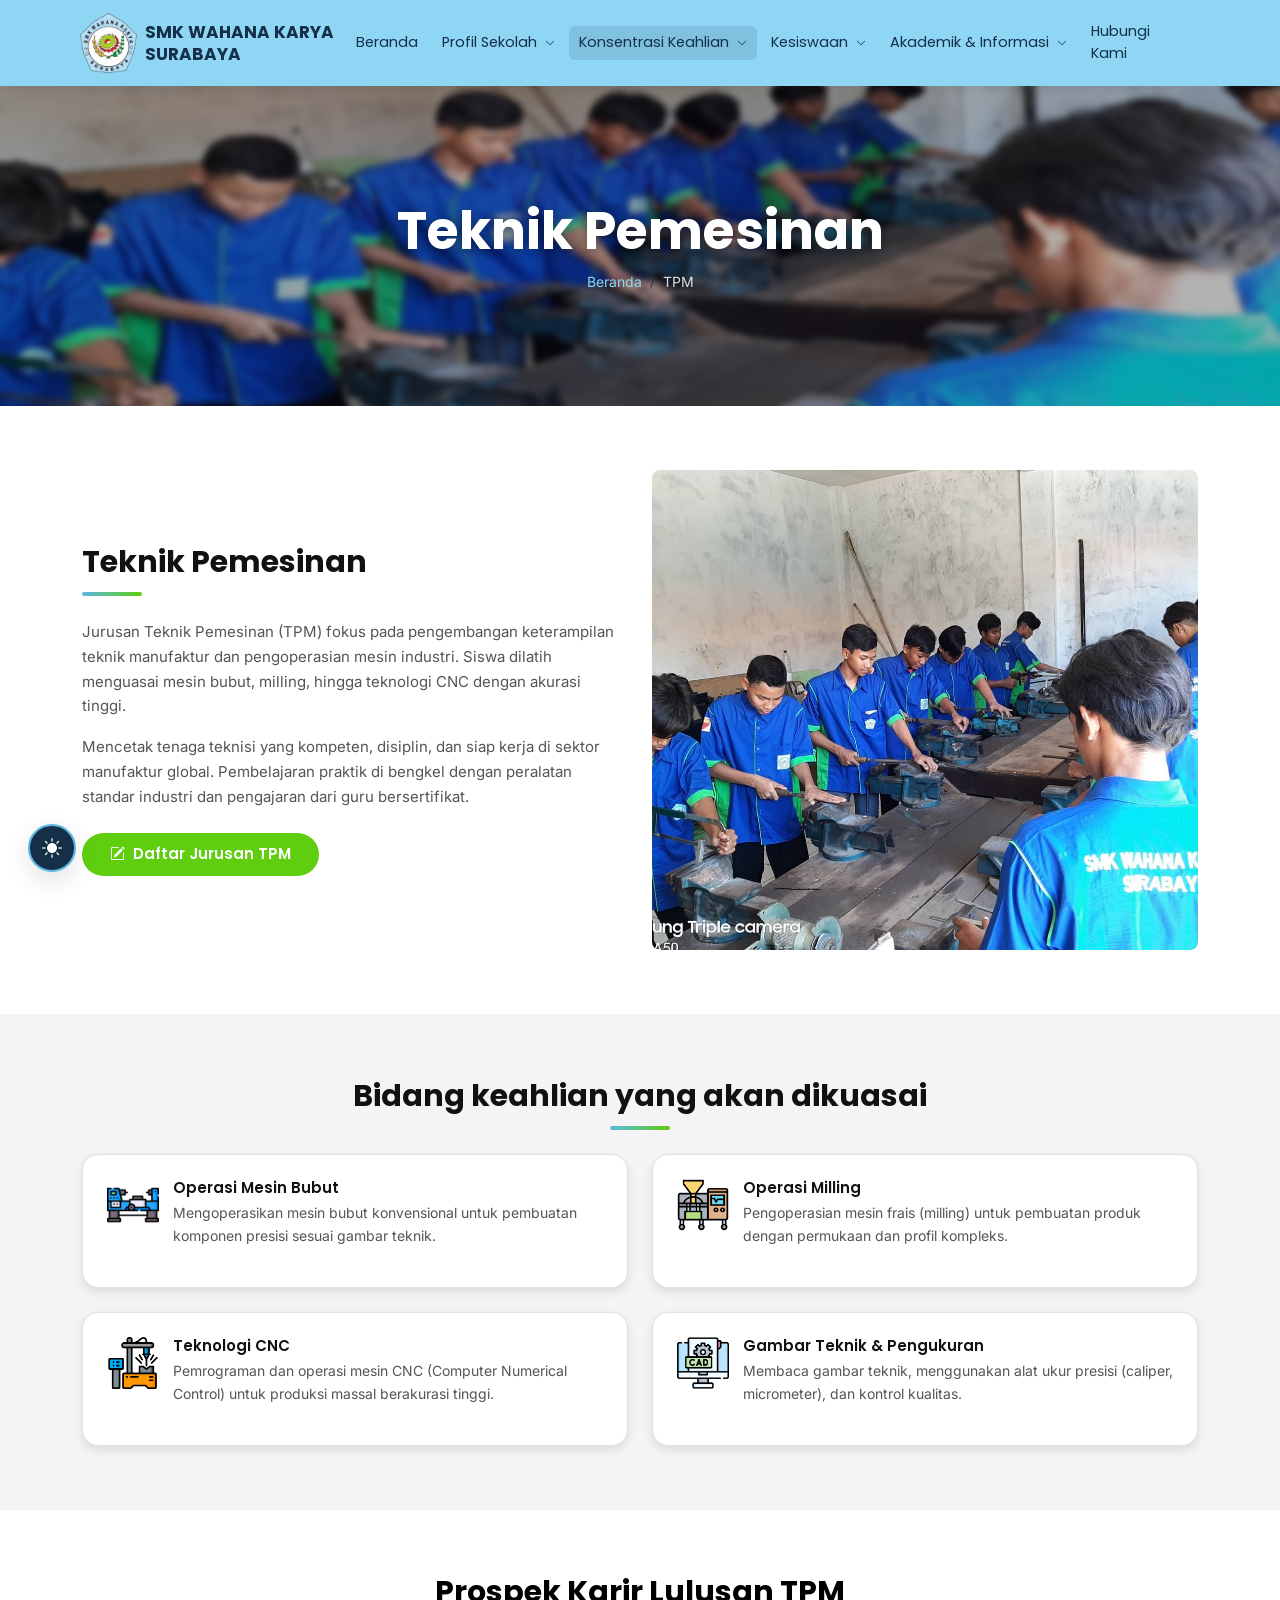
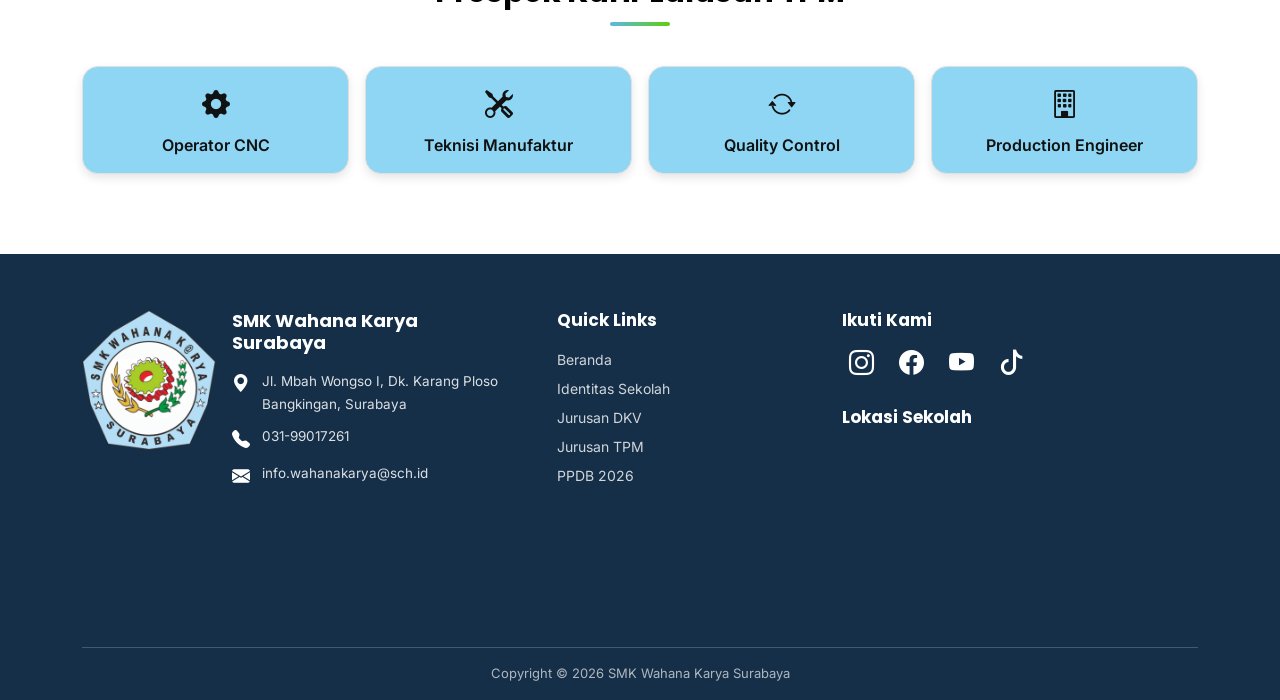
<file: tpm.html>
<!doctype html>
<html lang="id">
  <head>
    <meta charset="UTF-8" />
    <meta name="viewport" content="width=device-width, initial-scale=1.0" />
    <title>Jurusan TPM — SMK Wahana Karya Surabaya</title>
    <meta
      name="description"
      content="Profil Jurusan Teknik Pemesinan (TPM) SMK Wahana Karya — mesin bubut, milling, CNC, manufaktur."
    />
    <link
      href="https://cdn.jsdelivr.net/npm/bootstrap@5.3.3/dist/css/bootstrap.min.css"
      rel="stylesheet"
    />
    <link
      href="https://cdn.jsdelivr.net/npm/bootstrap-icons@1.11.3/font/bootstrap-icons.css"
      rel="stylesheet"
    />
    <link
      href="https://fonts.googleapis.com/css2?family=Poppins:wght@400;500;600;700&family=Inter:wght@400;500;600&display=swap"
      rel="stylesheet"
    />
    <link href="/assets/css/style.css" rel="stylesheet" />
  </head>
  <body>
    <header id="site-header"></header>

    <main>
      <section class="page-hero jurusan-hero">
        <div
          class="page-hero-bg"
          style="background-image: url(&quot;img/icontppm.png&quot;)"
        ></div>
        <div class="page-hero-overlay"></div>
        <div class="page-hero-content">
          <h1>Teknik Pemesinan</h1>
          <nav aria-label="breadcrumb">
            <ol class="breadcrumb">
              <li class="breadcrumb-item"><a href="/">Beranda</a></li>
              <li class="breadcrumb-item active" aria-current="page">TPM</li>
            </ol>
          </nav>
        </div>
      </section>

      <section class="section-white section-py">
        <div class="container">
          <div class="row align-items-center g-4">
            <div class="col-lg-6 fade-in-up delay-1 order-lg-2">
              <img
                src="img/tpmbesar.jpg"
                alt="Siswa DKV bekerja"
                class="rounded-3 w-100"
                style="max-height: 480px; object-fit: cover"
              />
            </div>
            <div class="col-lg-6 fade-in-up order-lg-1">
              <h2 class="section-title">Teknik Pemesinan</h2>
              <div class="section-divider" style="margin-left: 0"></div>
              <p class="card-text-custom" style="font-size: 15px">
                Jurusan Teknik Pemesinan (TPM) fokus pada pengembangan
                keterampilan teknik manufaktur dan pengoperasian mesin industri.
                Siswa dilatih menguasai mesin bubut, milling, hingga teknologi
                CNC dengan akurasi tinggi.
              </p>
              <p class="card-text-custom" style="font-size: 15px">
                Mencetak tenaga teknisi yang kompeten, disiplin, dan siap kerja
                di sektor manufaktur global. Pembelajaran praktik di bengkel
                dengan peralatan standar industri dan pengajaran dari guru
                bersertifikat.
              </p>
              <a href="/ppdb.html" class="btn btn-green mt-2"
                ><i class="bi bi-pencil-square"></i> Daftar Jurusan TPM</a
              >
            </div>
          </div>
        </div>
      </section>

      <section class="section-gray section-py">
        <div class="container">
          <div class="text-center fade-in-up">
            <h2 class="section-title">Bidang keahlian yang akan dikuasai</h2>
            <div class="section-divider"></div>
          </div>
          <div class="row g-4">
            <div class="col-md-6 fade-in-up delay-1">
              <div class="card-custom p-4 h-100">
                <div class="kompetensi-item">
                  <div class="kompetensi-icon">
                    <img src="img/iconbubukonvensi.png" alt="Desain Grafis" />
                  </div>
                  <div>
                    <h6>Operasi Mesin Bubut</h6>
                    <p class="card-text-custom">
                      Mengoperasikan mesin bubut konvensional untuk pembuatan
                      komponen presisi sesuai gambar teknik.
                    </p>
                  </div>
                </div>
              </div>
            </div>
            <div class="col-md-6 fade-in-up delay-2">
              <div class="card-custom p-4 h-100">
                <div class="kompetensi-item">
                  <div class="kompetensi-icon">
                    <img src="img/iconmesinfrais.png" alt="Desain Grafis" />
                  </div>
                  <div>
                    <h6>Operasi Milling</h6>
                    <p class="card-text-custom">
                      Pengoperasian mesin frais (milling) untuk pembuatan produk
                      dengan permukaan dan profil kompleks.
                    </p>
                  </div>
                </div>
              </div>
            </div>
            <div class="col-md-6 fade-in-up delay-3">
              <div class="card-custom p-4 h-100">
                <div class="kompetensi-item">
                  <div class="kompetensi-icon">
                    <img src="img/iconmesinCNC.png" alt="Desain Grafis" />
                  </div>
                  <div>
                    <h6>Teknologi CNC</h6>
                    <p class="card-text-custom">
                      Pemrograman dan operasi mesin CNC (Computer Numerical
                      Control) untuk produksi massal berakurasi tinggi.
                    </p>
                  </div>
                </div>
              </div>
            </div>
            <div class="col-md-6 fade-in-up delay-4">
              <div class="card-custom p-4 h-100">
                <div class="kompetensi-item">
                  <div class="kompetensi-icon">
                    <img src="img/iconcad.png" alt="Desain Grafis" />
                  </div>
                  <div>
                    <h6>Gambar Teknik &amp; Pengukuran</h6>
                    <p class="card-text-custom">
                      Membaca gambar teknik, menggunakan alat ukur presisi
                      (caliper, micrometer), dan kontrol kualitas.
                    </p>
                  </div>
                </div>
              </div>
            </div>
          </div>
        </div>
      </section>

      <!-- PROSPEK KARIR (separated from footer) -->
      <section class="section-prospek section-py">
        <div class="container">
          <div class="text-center fade-in-up">
            <h2 class="section-title" style="color: #000">
              Prospek Karir Lulusan TPM
            </h2>
            <div class="section-divider"></div>
          </div>
          <div class="row g-3 mt-2">
            <div class="col-md-3 col-6 fade-in-up delay-1">
              <div class="card-sky p-3 text-center h-100">
                <i class="bi bi-gear-fill" style="font-size: 28px"></i>
                <p class="mt-2 mb-0" style="font-weight: 600">Operator CNC</p>
              </div>
            </div>
            <div class="col-md-3 col-6 fade-in-up delay-2">
              <div class="card-sky p-3 text-center h-100">
                <i class="bi bi-tools" style="font-size: 28px"></i>
                <p class="mt-2 mb-0" style="font-weight: 600">
                  Teknisi Manufaktur
                </p>
              </div>
            </div>
            <div class="col-md-3 col-6 fade-in-up delay-3">
              <div class="card-sky p-3 text-center h-100">
                <i class="bi bi-arrow-repeat" style="font-size: 28px"></i>
                <p class="mt-2 mb-0" style="font-weight: 600">
                  Quality Control
                </p>
              </div>
            </div>
            <div class="col-md-3 col-6 fade-in-up delay-4">
              <div class="card-sky p-3 text-center h-100">
                <i class="bi bi-building" style="font-size: 28px"></i>
                <p class="mt-2 mb-0" style="font-weight: 600">
                  Production Engineer
                </p>
              </div>
            </div>
          </div>
        </div>
      </section>
    </main>

    <footer id="site-footer"></footer>
    <script src="https://cdn.jsdelivr.net/npm/bootstrap@5.3.3/dist/js/bootstrap.bundle.min.js"></script>
    <script src="/assets/js/components.js"></script>
    <script src="/assets/js/main.js"></script>
  </body>
</html>
</file>
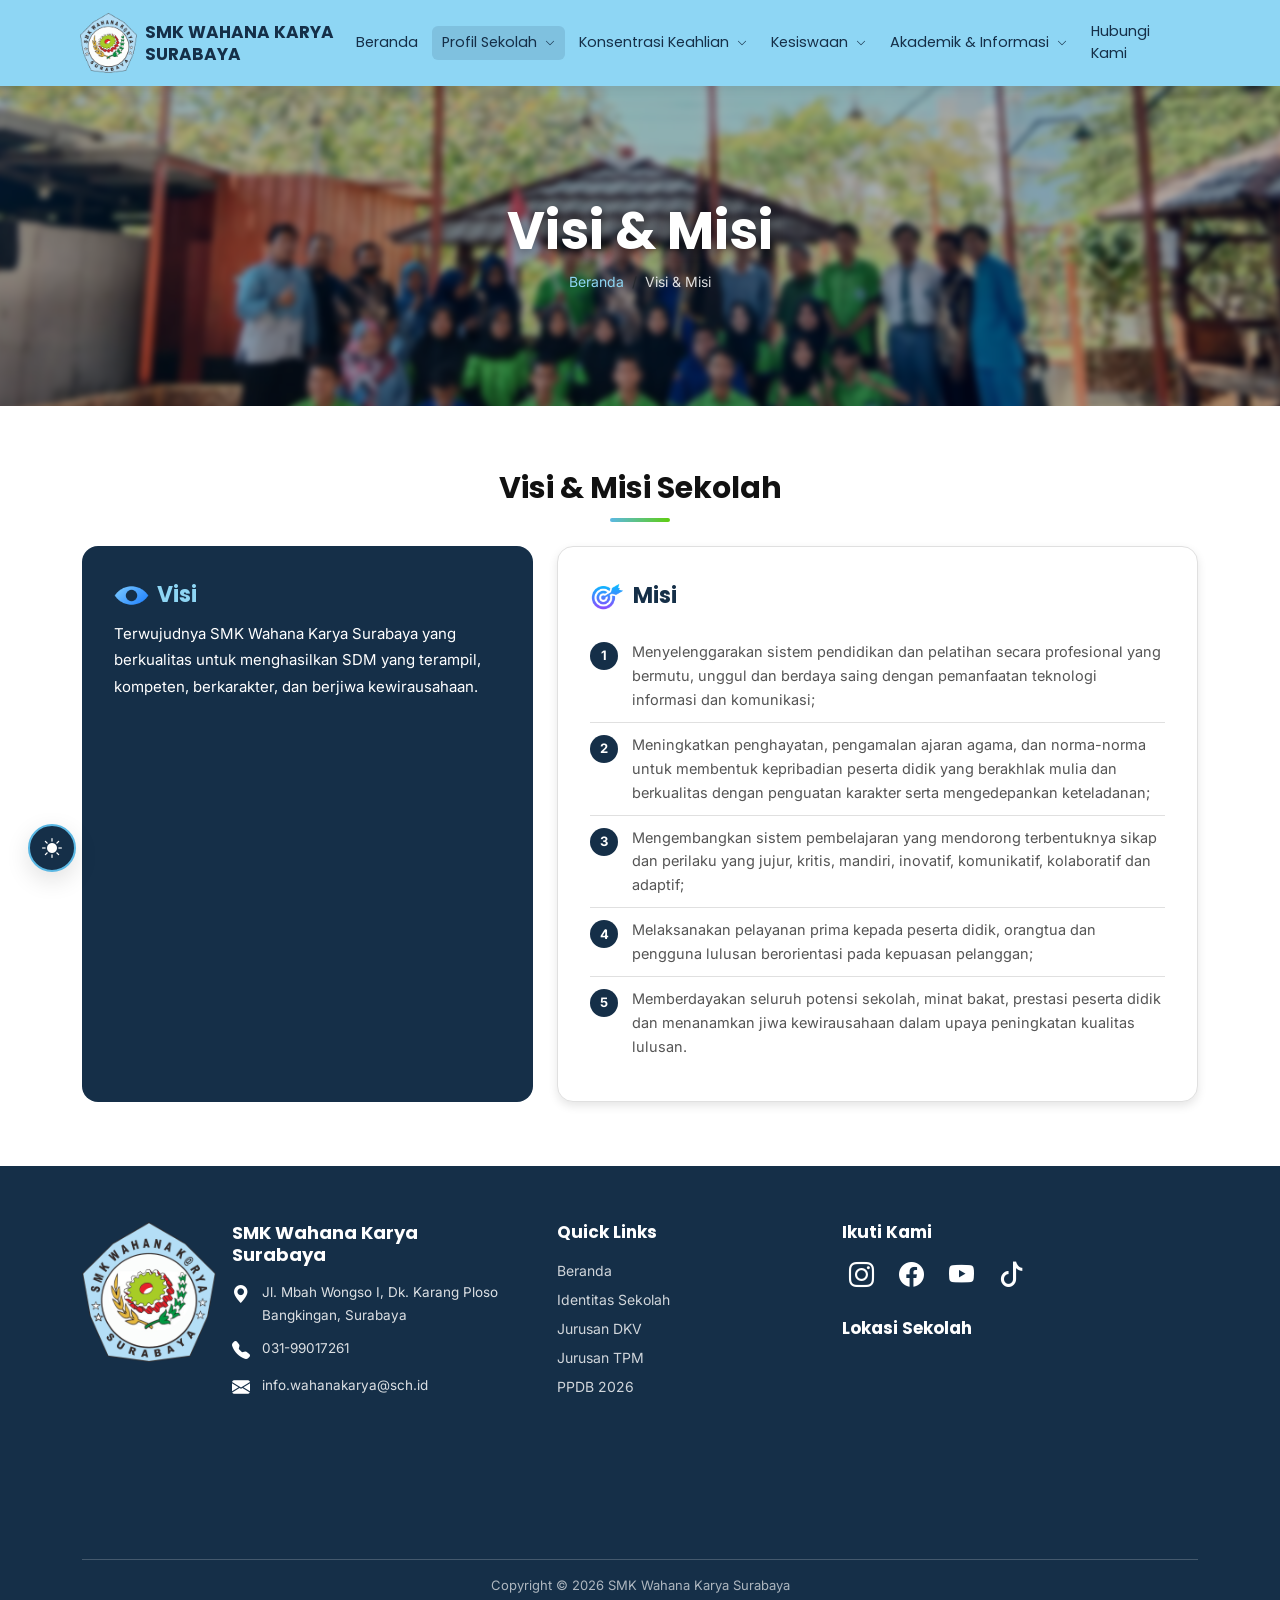
<file: visi-misi.html>
<!doctype html>
<html lang="id">
  <head>
    <meta charset="UTF-8" />
    <meta name="viewport" content="width=device-width, initial-scale=1.0" />
    <title>Visi & Misi — SMK Wahana Karya Surabaya</title>
    <meta
      name="description"
      content="Visi dan Misi SMK Wahana Karya Surabaya — menghasilkan lulusan terampil dan berkarakter."
    />
    <link
      href="https://cdn.jsdelivr.net/npm/bootstrap@5.3.3/dist/css/bootstrap.min.css"
      rel="stylesheet"
    />
    <link
      href="https://cdn.jsdelivr.net/npm/bootstrap-icons@1.11.3/font/bootstrap-icons.css"
      rel="stylesheet"
    />
    <link
      href="https://fonts.googleapis.com/css2?family=Poppins:wght@400;500;600;700&family=Inter:wght@400;500;600&display=swap"
      rel="stylesheet"
    />
    <link href="/assets/css/style.css" rel="stylesheet" />
  </head>
  <body>
    <header id="site-header"></header>

    <main>
      <section class="page-hero">
        <div
          class="page-hero-bg"
          style="background-image: url(&quot;img/fotovisimisi.png&quot;)"
        ></div>
        <div class="page-hero-overlay"></div>
        <div class="page-hero-content">
          <h1>Visi &amp; Misi</h1>
          <nav aria-label="breadcrumb">
            <ol class="breadcrumb">
              <li class="breadcrumb-item"><a href="/">Beranda</a></li>
              <li class="breadcrumb-item active" aria-current="page">
                Visi &amp; Misi
              </li>
            </ol>
          </nav>
        </div>
      </section>

      <section class="section-white section-py">
        <div class="container">
          <div class="text-center fade-in-up">
            <h2 class="section-title">Visi &amp; Misi Sekolah</h2>
            <div class="section-divider"></div>
          </div>
          <div class="row g-4">
            <div class="col-lg-5 fade-in-up delay-1">
              <div class="visi-card h-100">
                <div class="d-flex align-items-center gap-2 mb-2">
                  <img src="img/visi.png" alt="Visi" class="visi-misi-icon" />
                  <h3 class="visi-title mb-0">Visi</h3>
                </div>
                <p>
                  Terwujudnya SMK Wahana Karya Surabaya yang berkualitas untuk
                  menghasilkan SDM yang terampil, kompeten, berkarakter, dan
                  berjiwa kewirausahaan.
                </p>
              </div>
            </div>
            <div class="col-lg-7 fade-in-up delay-2">
              <div class="misi-card h-100">
                <div class="d-flex align-items-center gap-2 mb-3">
                  <img src="img/misi.png" alt="Visi" class="visi-misi-icon" />
                  <h3 class="misi-title mb-0">Misi</h3>
                </div>
                <ol class="misi-list">
                  <li>
                    <span class="misi-num">1</span
                    ><span
                      >Menyelenggarakan sistem pendidikan dan pelatihan secara
                      profesional yang bermutu, unggul dan berdaya saing dengan
                      pemanfaatan teknologi informasi dan komunikasi;</span
                    >
                  </li>
                  <li>
                    <span class="misi-num">2</span
                    ><span
                      >Meningkatkan penghayatan, pengamalan ajaran agama, dan
                      norma-norma untuk membentuk kepribadian peserta didik yang
                      berakhlak mulia dan berkualitas dengan penguatan karakter
                      serta mengedepankan keteladanan;</span
                    >
                  </li>
                  <li>
                    <span class="misi-num">3</span
                    ><span
                      >Mengembangkan sistem pembelajaran yang mendorong
                      terbentuknya sikap dan perilaku yang jujur, kritis,
                      mandiri, inovatif, komunikatif, kolaboratif dan
                      adaptif;</span
                    >
                  </li>
                  <li>
                    <span class="misi-num">4</span
                    ><span
                      >Melaksanakan pelayanan prima kepada peserta didik,
                      orangtua dan pengguna lulusan berorientasi pada kepuasan
                      pelanggan;</span
                    >
                  </li>
                  <li>
                    <span class="misi-num">5</span
                    ><span
                      >Memberdayakan seluruh potensi sekolah, minat bakat,
                      prestasi peserta didik dan menanamkan jiwa kewirausahaan
                      dalam upaya peningkatan kualitas lulusan.</span
                    >
                  </li>
                </ol>
              </div>
            </div>
          </div>
        </div>
      </section>
    </main>

    <footer id="site-footer"></footer>
    <script src="https://cdn.jsdelivr.net/npm/bootstrap@5.3.3/dist/js/bootstrap.bundle.min.js"></script>
    <script src="/assets/js/components.js"></script>
    <script src="/assets/js/main.js"></script>
  </body>
</html>
</file>
<file: assets/css/style.css>
/* =============================================
   SMK WAHANA KARYA - Custom Stylesheet
   ============================================= */

/* CSS Variables */
:root {
  --navy: #152f48;
  --navy-light: #1e3f60;
  --sky: #8ed6f4;
  --sky-light: #c8eaf9;
  --sky-dark: #5bb8e4;
  --green-cta: #5fce0f;
  --green-dark: #4ab00c;
  --white: #ffffff;
  --gray-bg: #eeeeee;
  --gray-border: #e0e0e0;
  --gray-text: #555555;
  --black: #111111;
  --yellow-accent: #f5c518;
  --orange-accent: #f47c20;

  --font-heading: "Poppins", sans-serif;
  --font-body: "Inter", sans-serif;

  --shadow-sm: 0 4px 10px rgba(0, 0, 0, 0.1);
  --shadow-md: 0 8px 24px rgba(0, 0, 0, 0.12);
  --shadow-lg: 0 12px 40px rgba(0, 0, 0, 0.15);
  --radius-card: 16px;
  --radius-btn: 100px;
  --transition: all 0.3s ease;

  /* Dark mode tokens (overridden when [data-theme="dark"]) */
  --bg-page: #eeeeee;
  --bg-section-white: #ffffff;
  --bg-section-gray: #f4f4f4;
  --bg-card: #ffffff;
  --bg-card-sky: #8ed6f4;
  --text-primary: #111111;
  --text-secondary: #555555;
  --text-on-sky: #152f48;
  --border-color: #e0e0e0;
  --header-bg: #8ed6f4;
  --header-text: #152f48;
  --shadow-color: rgba(0, 0, 0, 0.1);
}

[data-theme="dark"] {
  --navy: #0d1f33;
  --navy-light: #15294a;
  --sky: #5bb8e4;
  --sky-light: #1a3a5c;
  --sky-dark: #4a9fce;
  --green-cta: #6dd620;
  --green-dark: #5cc01a;
  --white: #1a2333;
  --gray-bg: #0a1520;
  --gray-border: #2a3a50;
  --gray-text: #b0c0d0;
  --black: #e0e8f0;
  --yellow-accent: #f5c518;
  --orange-accent: #f47c20;

  --bg-page: #0a1520;
  --bg-section-white: #131f30;
  --bg-section-gray: #0d1828;
  --bg-card: #1a2840;
  --bg-card-sky: #1e3a5c;
  --text-primary: #e0e8f0;
  --text-secondary: #a0b0c0;
  --text-on-sky: #e0e8f0;
  --border-color: #2a3a50;
  --header-bg: #0d1f33;
  --header-text: #e0e8f0;
  --shadow-color: rgba(0, 0, 0, 0.4);

  --shadow-sm: 0 4px 10px rgba(0, 0, 0, 0.3);
  --shadow-md: 0 8px 24px rgba(0, 0, 0, 0.4);
  --shadow-lg: 0 12px 40px rgba(0, 0, 0, 0.5);
}

/* Reset & Base */
*,
*::before,
*::after {
  box-sizing: border-box;
}
html {
  scrollbar-width: none;
  -ms-overflow-style: none;
}
html::-webkit-scrollbar {
  display: none;
  width: 0;
  height: 0;
}
body {
  font-family: var(--font-body);
  background: var(--bg-page);
  color: var(--text-primary);
  margin: 0;
  padding: 0;
  scroll-behavior: smooth;
  transition:
    background 0.3s ease,
    color 0.3s ease;
}
body::-webkit-scrollbar {
  display: none;
}
img {
  max-width: 100%;
  height: auto;
}
a {
  text-decoration: none;
}
/* =============================================
   HEADER / NAVBAR
   ============================================= */
#site-header {
  background: var(--header-bg);
  position: sticky;
  top: 0;
  z-index: 1000;
  transition:
    background 0.3s ease,
    box-shadow 0.3s ease;
  box-shadow: 0 2px 12px rgba(0, 0, 0, 0.08);
}
#site-header.scrolled {
  background: var(--navy);
  box-shadow: 0 4px 20px rgba(0, 0, 0, 0.25);
}
#site-header.scrolled .navbar-brand-text,
#site-header.scrolled .nav-link {
  color: var(--white) !important;
}
#site-header.scrolled .nav-link:hover {
  color: var(--sky) !important;
}
#site-header.scrollescrod .nav-link:hover {
  background: rgba(255, 255, 255, 0.12);
}
[data-theme="dark"] #site-header.scrolled .navbar-brand-text,
[data-theme="dark"] #site-header.scrolled .nav-link {
  color: var(--text-primary) !important;
}

.navbar-brand-text {
  font-family: var(--font-heading);
  font-weight: 700;
  font-size: 17px;
  color: var(--header-text);
  line-height: 1.3;
  transition: color 0.3s ease;
}
.nav-link {
  font-family: var(--font-heading);
  font-size: 14.5px;
  color: var(--header-text) !important;
  padding: 6px 10px !important;
  border-radius: 6px;
  transition: var(--transition);
  display: flex;
  align-items: center;
  gap: 4px;
}
.nav-link:hover,
.nav-link.active {
  color: var(--header-text) !important;
  background: rgba(21, 47, 72, 0.12);
}
[data-theme="dark"] .nav-link:hover,
[data-theme="dark"] .nav-link.active {
  background: rgba(255, 255, 255, 0.1);
}
#site-header.scrolled .nav-link:hover {
  background: rgba(255, 255, 255, 0.12);
}
.navbar-toggler {
  border: 2px solid var(--header-text);
  border-radius: 8px;
}
#site-header.scrolled .navbar-toggler {
  border-color: var(--white);
}
.navbar-toggler-icon {
  background-image: url("data:image/svg+xml,%3csvg xmlns='http://www.w3.org/2000/svg' viewBox='0 0 30 30'%3e%3cpath stroke='rgba(21,47,72,0.8)' stroke-linecap='round' stroke-miterlimit='10' stroke-width='2' d='M4 7h22M4 15h22M4 23h22'/%3e%3c/svg%3e");
}
[data-theme="dark"] .navbar-toggler-icon,
#site-header.scrolled .navbar-toggler-icon {
  background-image: url("data:image/svg+xml,%3csvg xmlns='http://www.w3.org/2000/svg' viewBox='0 0 30 30'%3e%3cpath stroke='rgba(255,255,255,0.9)' stroke-linecap='round' stroke-miterlimit='10' stroke-width='2' d='M4 7h22M4 15h22M4 23h22'/%3e%3c/svg%3e");
}
.dropdown-menu {
  border: none;
  border-radius: 12px;
  box-shadow: var(--shadow-md);
  padding: 8px 0;
  background: #6ad3ff;
}
.dropdown-item {
  font-family: var(--font-body);
  font-size: 14px;
  padding: 8px 18px;
  transition: var(--transition);
  color: var(--text-primary);
}
.dropdown-item:hover {
  background: var(--sky-light);
  color: var(--navy);
}
[data-theme="dark"] .dropdown-item:hover {
  background: rgba(91, 184, 228, 0.15);
  color: var(--sky);
}
.logo-img {
  height: 60px;
  width: 60px;
  object-fit: cover;
  border-radius: 0%;
}

/* Dropdown chevron rotate animation */
.dropdown-toggle .dd-chevron {
  transition: transform 0.3s ease;
  display: inline-block;
}
.dropdown-toggle.show .dd-chevron {
  transform: rotate(180deg);
}
/* Hilangkan caret bawaan Bootstrap agar tidak dobel dengan .dd-chevron */
.dropdown-toggle::after {
  display: none !important;
}
/* Geser menu "Hubungi Kami" ke kiri */
.nav-item-contact {
  margin-right: 100px;
}
@media (max-width: 991px) {
  .nav-item-contact {
    margin-left: 0;
  }
}
/* Floating dark mode toggle (bottom-left) */
#theme-toggle-fab {
  position: fixed;
  bottom: 28px;
  left: 28px;
  width: 48px;
  height: 48px;
  border-radius: 50%;
  background: var(--navy);
  color: #fff;
  border: 2px solid var(--sky-dark);
  display: flex;
  align-items: center;
  justify-content: center;
  cursor: pointer;
  font-size: 20px;
  z-index: 999;
  box-shadow: var(--shadow-md);
  transition: var(--transition);
}
#theme-toggle-fab:hover {
  transform: scale(1.1);
  box-shadow: var(--shadow-lg);
}
#theme-toggle-fab .theme-icon-dark {
  display: none;
}
[data-theme="dark"] #theme-toggle-fab {
  background: var(--sky-dark);
  color: var(--navy);
  border-color: var(--green-cta);
}
[data-theme="dark"] #theme-toggle-fab .theme-icon-light {
  display: none;
}
[data-theme="dark"] #theme-toggle-fab .theme-icon-dark {
  display: block;
}
@media (max-width: 575px) {
  #theme-toggle-fab {
    width: 42px;
    height: 42px;
    bottom: 20px;
    left: 20px;
    font-size: 18px;
  }
}

/* =============================================
   PAGE HERO BANNER
   ============================================= */
.page-hero {
  position: relative;
  height: 320px;
  overflow: hidden;
  display: flex;
  align-items: center;
  justify-content: center;
  text-align: center;
}
.page-hero-bg {
  position: absolute;
  inset: 0;
  background-size: cover;
  background-position: center;
  background-repeat: no-repeat;
  filter: brightness(0.7) blur(3px);
  transform: scale(1.05);
  transition: transform 6s ease;
}
.page-hero:hover .page-hero-bg {
  transform: scale(1);
}
.page-hero-overlay {
  position: absolute;
  inset: 0;
  background: linear-gradient(180deg, rgba(21, 47, 72, 0.3) 0%);
}
.page-hero-content {
  position: relative;
  z-index: 2;
  color: var(--white);
}
.page-hero-content h1 {
  font-family: var(--font-heading);
  font-size: clamp(28px, 5vw, 52px);
  font-weight: 700;
  margin-bottom: 8px;
  text-shadow: 0 2px 12px rgba(0, 0, 0, 0.4);
}
.page-hero-content .breadcrumb {
  justify-content: center;
  background: none;
  margin: 0;
}
.page-hero-content .breadcrumb-item,
.page-hero-content .breadcrumb-item.active {
  color: rgba(255, 255, 255, 0.85);
  font-size: 14px;
}
.page-hero-content .breadcrumb-item a {
  color: var(--sky);
}
/* Search box (overlap hero bottom edge) */
.search-box-wrap {
  position: relative;
  margin-top: -28px;
  margin-bottom: 32px;
  z-index: 5;
}
.search-box-wrap i {
  position: absolute;
  left: 20px;
  top: 50%;
  transform: translateY(-50%);
  color: var(--text-secondary);
  font-size: 18px;
}
.search-box-wrap input {
  width: 100%;
  padding: 16px 20px 16px 50px;
  border-radius: 100px;
  border: 1px solid var(--border-color);
  background: var(--bg-card);
  color: var(--text-primary);
  font-size: 15px;
  box-shadow: var(--shadow-md);
  transition: var(--transition);
}
.search-box-wrap input:focus {
  outline: none;
  border-color: var(--sky-dark);
  box-shadow: 0 0 0 3px rgba(142, 214, 244, 0.3);
}

/* =============================================
   TYPOGRAPHY
   ============================================= */
.section-title {
  font-family: var(--font-heading);
  font-size: clamp(22px, 3vw, 30px);
  font-weight: 700;
  color: var(--text-primary);
  margin-bottom: 8px;
}
.section-subtitle {
  font-family: var(--font-body);
  font-size: 15px;
  color: var(--text-secondary);
  margin-bottom: 32px;
}
.section-divider {
  width: 60px;
  height: 4px;
  background: linear-gradient(90deg, var(--sky-dark), var(--green-cta));
  border-radius: 2px;
  margin: 12px auto 24px;
}

/* =============================================
   BUTTONS
   ============================================= */
.btn-green {
  background: var(--green-cta);
  color: var(--white);
  border: none;
  border-radius: var(--radius-btn);
  font-family: var(--font-heading);
  font-weight: 600;
  font-size: 15px;
  padding: 10px 28px;
  transition: var(--transition);
  display: inline-flex;
  align-items: center;
  gap: 8px;
}
.btn-green:hover {
  background: var(--green-dark);
  color: var(--white);
  transform: translateY(-2px);
  box-shadow: 0 6px 20px rgba(95, 206, 15, 0.35);
}
.btn-navy {
  background: var(--navy);
  color: var(--white);
  border: none;
  border-radius: var(--radius-btn);
  font-family: var(--font-heading);
  font-weight: 600;
  font-size: 15px;
  padding: 10px 28px;
  transition: var(--transition);
}
.btn-navy:hover {
  background: var(--navy-light);
  color: var(--white);
  transform: translateY(-2px);
}
.btn-outline-sky {
  background: transparent;
  color: var(--white);
  border: 2.5px solid rgba(142, 214, 244, 0.7);
  border-radius: var(--radius-btn);
  font-family: var(--font-heading);
  font-weight: 600;
  font-size: 15px;
  padding: 10px 28px;
  transition: var(--transition);
}
.btn-outline-sky:hover {
  background: rgba(255, 255, 255, 0.15);
  color: var(--white);
}
.btn-outline-green {
  background: transparent;
  color: var(--white);
  border: 2.5px solid rgba(95, 206, 15, 0.7);
  border-radius: var(--radius-btn);
  font-family: var(--font-heading);
  font-weight: 600;
  font-size: 15px;
  padding: 10px 28px;
  transition: var(--transition);
}
.btn-outline-green:hover {
  background: rgba(95, 206, 15, 0.2);
  color: var(--white);
}

/* =============================================
   CARDS
   ============================================= */
.card-custom {
  background: var(--bg-card);
  border-radius: var(--radius-card);
  border: 1px solid var(--border-color);
  box-shadow: var(--shadow-sm);
  overflow: hidden;
  transition: var(--transition);
}
.card-custom:hover {
  transform: translateY(-6px);
  box-shadow: var(--shadow-lg);
}
.card-sky {
  background: var(--bg-card-sky);
  border-radius: var(--radius-card);
  border: 1px solid var(--border-color);
  box-shadow: var(--shadow-sm);
  overflow: hidden;
  transition: var(--transition);
}
[data-theme="dark"] .card-sky {
  border-color: var(--sky-dark);
}
.card-sky:hover {
  transform: translateY(-4px);
  box-shadow: var(--shadow-md);
}
.konsentrasi-icon-wrap {
  width: 200px;
  height: 200px;
  margin: 0 auto;
  display: flex;
  align-items: center;
  justify-content: center;
  overflow: hidden;
  border-radius: 12px;
}
.konsentrasi-icon-wrap img {
  max-width: 100%;
  max-height: 100%;
  width: auto;
  height: auto;
  object-fit: contain;
}
.card-img-wrap {
  overflow: hidden;
}
.card-img-wrap img {
  transition: transform 0.5s ease;
  width: 100%;
  height: 100%;
  object-fit: cover;
  object-position: center;
  display: block
}
.card-custom:hover .card-img-wrap img {
  transform: scale(1.05);
}
.card-body-custom {
  padding: 18px 20px 22px;
}
.card-title-custom {
  font-family: var(--font-heading);
  font-size: 17px;
  font-weight: 700;
  color: var(--navy);
  margin-bottom: 8px;
}
.card-text-custom {
  font-size: 14px;
  color: var(--text-secondary);
  line-height: 1.65;
}
.card-date {
  font-size: 12px;
  color: var(--text-secondary);
  margin-top: 8px;
}

/* Card CTA icon (small circle at bottom-right) */
.card-cta-icon {
  width: 34px;
  height: 34px;
  background: var(--green-cta);
  border-radius: 50%;
  display: flex;
  align-items: center;
  justify-content: center;
  color: var(--white);
  font-size: 14px;
  transition: var(--transition);
  cursor: pointer;
  border: none;
}
.card-cta-icon:hover {
  background: var(--green-dark);
  transform: scale(1.15);
}

/* =============================================
   SECTIONS
   ============================================= */
.section-white {
  background: var(--bg-section-white);
}
.section-gray {
  background: var(--bg-section-gray);
}
.section-navy {
  background: var(--navy);
}
.section-sky {
  background: var(--sky);
}
.section-py {
  padding: 64px 0;
}
.section-py-sm {
  padding: 40px 0;
}

/* Decorative blobs */
.blob-decor {
  position: absolute;
  border-radius: 50%;
  filter: blur(60px);
  opacity: 0.12;
  pointer-events: none;
}

/* =============================================
   HERO SECTION (Home) — multi-slide carousel
   ============================================= */
.hero-section {
  position: relative;
  overflow: hidden;
  background: #000;
}
.hero-carousel,
.hero-carousel .carousel-inner,
.hero-carousel .carousel-item {
  min-height: 620px;
}
.hero-slide {
  position: relative;
  min-height: 620px;
  background-size: cover;
  background-position: center center;
  background-repeat: no-repeat;
}
.hero-slide-overlay {
  position: absolute;
  inset: 0;
  background: linear-gradient(
    180deg,
    rgba(0, 0, 0, 0) 35%,
    rgba(0, 0, 0, 0.55) 60%,
    rgba(0, 0, 0, 0.85) 100%
  );
}
.hero-content {
  position: absolute;
  z-index: 5;
  left: 50%;
  transform: translateX(-50%);
  bottom: 0;
  width: 100%;
  padding: 80px 20px 60px;
  text-align: center;
  color: #fff;
  pointer-events: none;
}
.hero-content .btn {
  pointer-events: auto;
}
.hero-title {
  font-family: var(--font-heading);
  font-size: 48px;
  font-weight: 700;
  line-height: 1.05;
  margin-bottom: 5px;
  text-shadow: 0 2px 20px rgba(0, 0, 0, 0.5);
}
.hero-subtitle {
  font-family: var(--font-heading);
  font-size: 22px;
  font-weight: 700;
  margin-bottom: 15px;
  letter-spacing: 1px;
  text-shadow: 0 2px 20px rgba(0, 0, 0, 0.5);
}
.hero-indicators {
  display: flex;
  gap: 8px;
  justify-content: center;
  margin-top: 0;
  padding-bottom: 4px;
  position: absolute;
  bottom: 20px;
  left: 50%;
  transform: translateX(-50%);
  z-index: 10;
}
.hero-dot {
  height: 5px;
  width: 30px;
  border-radius: 100px;
  background: rgba(255, 255, 255, 0.45);
  transition: var(--transition);
  cursor: pointer;
  border: none;
}
.hero-dot.active {
  background: #fff;
}

/* Hero nav arrows */
.hero-arrow {
  position: absolute;
  top: 50%;
  transform: translateY(-50%);
  width: 70px;
  height: 70px;
  border-radius: 50%;
  background: none;
  border: none;
  color: rgba(255, 255, 255, 0.5);
  display: flex;
  align-items: center;
  justify-content: center;
  font-size: 40px;
  cursor: pointer;
  z-index: 10;
  transition: var(--transition);
}
.hero-arrow:hover {
  background: none;
  border-color: transparent;
  transform: translateY(-50%) scale(1.08);
}
.hero-arrow.prev {
  left: 1px;
}
.hero-arrow.next {
  right: 1px;
}
.hero-arrow-svg {
  width: 60px;
  height: 60px;
}
@media (max-width: 575px) {
  .hero-carousel,
  .hero-carousel .carousel-inner,
  .hero-carousel .carousel-item {
    min-height: 460px;
  }
  .hero-slide {
    min-height: 460px;
  }
  .hero-arrow {
    width: 40px;
    height: 40px;
    font-size: 18px;
  }
  .hero-arrow.prev {
    left: 10px;
  }
  .hero-arrow.next {
    right: 10px;
  }
}

/* YouTube embed (profile video) */
.video-embed-wrap {
  position: relative;
  width: 100%;
  aspect-ratio: 16 / 9;
  border-radius: 12px;
  overflow: hidden;
  background: #000;
}
.video-embed-wrap iframe {
  position: absolute;
  inset: 0;
  width: 100%;
  height: 100%;
  border: none;
}

/* =============================================
   CAROUSEL / GALLERY
   ============================================= */
.gallery-grid {
  display: grid;
  gap: 12px;
}
.gallery-grid.cols-3 {
  grid-template-columns: repeat(3, 1fr);
}
.gallery-grid.cols-2 {
  grid-template-columns: repeat(2, 1fr);
}
.gallery-item {
  border-radius: 10px;
  overflow: hidden;
  aspect-ratio: 16/10;
}
.gallery-item img {
  width: 100%;
  height: 100%;
  object-fit: cover;
  transition: transform 0.5s ease;
}
.gallery-item:hover img {
  transform: scale(1.06);
}

/* Carousel custom styles */
.carousel-indicators [data-bs-target] {
  width: 28px;
  height: 5px;
  border-radius: 100px;
  background: rgba(255, 255, 255, 0.5);
  border: none;
}
.carousel-indicators .active {
  background: var(--white);
}
.carousel-control-prev-icon,
.carousel-control-next-icon {
  background-color: rgba(21, 47, 72, 0.6);
  border-radius: 50%;
  width: 40px;
  height: 40px;
  padding: 8px;
}

/* =============================================
   FOOTER
   ============================================= */
#site-footer {
  background: var(--navy);
  color: var(--white);
  padding: 56px 0 0;
}
.footer-logo-text {
  font-family: var(--font-heading);
  font-size: 18px;
  font-weight: 700;
  color: var(--white);
}
.footer-info p {
  font-size: 13.5px;
  color: rgba(255, 255, 255, 0.85);
  line-height: 1.7;
}
.footer-info .info-row {
  display: flex;
  align-items: flex-start;
  gap: 10px;
  margin-bottom: 10px;
}
.footer-info .info-icon {
  font-size: 18px;
  color: var(--white);
  min-width: 20px;
}
.footer-heading {
  font-family: var(--font-heading);
  font-weight: 700;
  font-size: 17px;
  color: var(--white);
  margin-bottom: 14px;
}
.footer-link {
  display: block;
  font-size: 14px;
  color: rgba(255, 255, 255, 0.8);
  padding: 4px 0;
  transition: var(--transition);
}
.footer-link:hover {
  color: var(--sky);
  padding-left: 6px;
}
.footer-social {
  display: flex;
  gap: 12px;
  margin-bottom: 20px;
}
.footer-social a {
  width: 38px;
  height: 38px;
  background: transparent;
  border-radius: 50%;
  display: flex;
  align-items: center;
  justify-content: center;
  color: var(--white);
  font-size: 25px;
  transition: var(--transition);
}
.footer-social a:hover {
  background: rgba(255, 255, 255, 0.12);
  color: var(--white);
  transform: translateY(-3px);
}
.footer-bottom {
  border-top: 1px solid rgba(255, 255, 255, 0.2);
  margin-top: 40px;
  padding: 16px 0;
  text-align: center;
  font-size: 13px;
  color: rgba(255, 255, 255, 0.65);
}
.footer-map iframe {
  border-radius: 12px;
  width: 100%;
  height: 160px;
}

/* =============================================
   IDENTITAS SEKOLAH
   ============================================= */
.identitas-table {
  width: 100%;
  border-collapse: collapse;
}
.identitas-table tr {
  transition: var(--transition);
}
.identitas-table tr:hover td {
  background: var(--sky-light);
}
.identitas-table td {
  padding: 12px 16px;
  border-bottom: 1px solid var(--border-color);
  font-size: 14.5px;
  vertical-align: top;
}
.identitas-table td:first-child {
  font-weight: 600;
  color: var(--navy);
  width: 220px;
}
.identitas-table td:nth-child(2) {
  color: var(--text-secondary);
  width: 16px;
}
.identitas-table td:nth-child(3) {
  color: var(--text-secondary);
}

/* =============================================
   VISI MISI
   ============================================= */
.visi-card {
  background: var(--navy);
  color: #fff;
  border-radius: var(--radius-card);
  padding: 32px;
}
.visi-card .visi-title {
  font-family: var(--font-heading);
  font-size: 22px;
  font-weight: 700;
  margin-bottom: 16px;
  color: var(--sky);
}
.visi-card p {
  font-size: 15px;
  line-height: 1.75;
}
.misi-card {
  background: var(--bg-card);
  border: 1px solid var(--border-color);
  border-radius: var(--radius-card);
  padding: 32px;
  box-shadow: var(--shadow-sm);
}
.misi-card .misi-title {
  font-family: var(--font-heading);
  font-size: 22px;
  font-weight: 700;
  margin-bottom: 16px;
  color: var(--navy);
}
.misi-list {
  list-style: none;
  padding: 0;
  margin: 0;
}
.misi-list li {
  display: flex;
  gap: 14px;
  padding: 10px 0;
  border-bottom: 1px solid var(--border-color);
  font-size: 14.5px;
  line-height: 1.65;
  color: var(--text-secondary);
}
.misi-list li:last-child {
  border-bottom: none;
}
.misi-num {
  min-width: 28px;
  height: 28px;
  background: var(--navy);
  color: #fff;
  border-radius: 50%;
  display: flex;
  align-items: center;
  justify-content: center;
  font-weight: 700;
  font-size: 13px;
  flex-shrink: 0;
  margin-top: 2px;
}
.visi-misi-icon {
  width: 35px;
  height: 35px;
  object-fit: contain;
}

/* =============================================
   STRUKTUR ORGANISASI
   ============================================= */
.struktur-org-img {
  max-width: 1000px;
  width: 100%;
  margin: 0 auto;
  display: block;
}

/* =============================================
   JURUSAN (DKV / TPM)
   ============================================= */
.jurusan-hero {
  background: linear-gradient(135deg, #1e3a5f 0%, #2d6da8 100%);
}
.kompetensi-icon {
  width: 52px;
  height: 52px;
  background: none;
  border-radius: 12px;
  display: flex;
  align-items: center;
  justify-content: center;
  font-size: 22px;
  color: var(--navy);
  flex-shrink: 0;
  transition: var(--transition);
}
.kompetensi-icon:hover {
  background: none;
  color: var(--sky);
}
.kompetensi-item {
  display: flex;
  gap: 14px;
  align-items: flex-start;
}
.kompetensi-item h6 {
  font-family: var(--font-heading);
  font-weight: 600;
  font-size: 15px;
  margin-bottom: 4px;
  color: var(--text-primary);
}

/* Prospek Karir — visually separated from footer */
.section-prospek {
  background: white;
  padding-bottom: 80px;
}
[data-theme="dark"] .section-prospek {
  background: #162940;
}

/* =============================================
   EKSTRAKURIKULER
   ============================================= */
.ekskul-card {
  background: var(--bg-card);
  border-radius: var(--radius-card);
  overflow: hidden;
  box-shadow: var(--shadow-sm);
  transition: var(--transition);
  border: 1px solid var(--border-color);
}
.ekskul-card:hover {
  transform: translateY(-6px);
  box-shadow: var(--shadow-lg);
}
.ekskul-img {
  height: 180px;
  object-fit: cover;
  width: 100%;
}
.ekskul-badge {
  position: absolute;
  top: 12px;
  left: 12px;
  background: var(--navy);
  color: #fff;
  border-radius: 100px;
  padding: 4px 14px;
  font-size: 12px;
  font-weight: 600;
  font-family: var(--font-heading);
}
.ekskul-schedule {
  display: inline-flex;
  align-items: center;
  gap: 6px;
  background: var(--sky-light);
  color: var(--navy);
  border-radius: 100px;
  padding: 5px 12px;
  font-size: 13px;
  font-weight: 600;
  font-family: var(--font-body);
  margin-top: 8px;
}
[data-theme="dark"] .ekskul-schedule {
  background: rgba(91, 184, 228, 0.18);
  color: var(--sky);
}

/* =============================================
   PRESTASI
   ============================================= */
.prestasi-card {
  background: var(--bg-card);
  border-radius: var(--radius-card);
  overflow: hidden;
  box-shadow: var(--shadow-sm);
  transition: var(--transition);
  border: 1px solid var(--border-color);
  display: block;
  color: inherit;
}
/* Pagination Prestasi List */
.prestasi-pagination {
  gap: 8px;
  flex-wrap: wrap;
}
.prestasi-pagination .page-link {
  border: 1.5px solid var(--border-color);
  border-radius: 8px;
  color: var(--navy);
  font-family: var(--font-heading);
  font-weight: 600;
  font-size: 14px;
  padding: 8px 16px;
  background: var(--bg-card);
  transition: var(--transition);
}
.prestasi-pagination .page-link:hover {
  background: var(--sky-light);
  color: var(--navy);
  border-color: var(--sky-dark);
}
.prestasi-pagination .page-item.active .page-link {
  background: var(--navy);
  border-color: var(--navy);
  color: #fff;
}
[data-theme="dark"] .prestasi-pagination .page-link {
  background: var(--bg-card);
  color: var(--text-primary);
}
[data-theme="dark"] .prestasi-pagination .page-item.active .page-link {
  background: var(--sky-dark);
  color: var(--navy);
}
.prestasi-pagination .page-item.disabled {
  pointer-events: none;
}
.prestasi-pagination .page-item.disabled .page-link {
  opacity: 0.4;
  cursor: not-allowed;
}
.prestasi-card:hover {
  transform: translateY(-5px);
  box-shadow: var(--shadow-md);
}
.prestasi-card .medal-badge {
  width: 40px;
  height: 40px;
  border-radius: 50%;
  display: flex;
  align-items: center;
  justify-content: center;
  font-size: 18px;
}
.medal-gold {
  background: #fff3cd;
}
.medal-silver {
  background: #e2e8f0;
}
.medal-bronze {
  background: #fde8d8;
}

/* =============================================
   KALENDER AKADEMIK
   ============================================= */
.kalender-table {
  width: 100%;
  border-collapse: collapse;
}
.kalender-table th {
  background: var(--navy);
  color: var(--white);
  font-family: var(--font-heading);
  font-size: 13px;
  padding: 12px 14px;
  text-align: left;
}
.kalender-table td {
  padding: 11px 14px;
  font-size: 14px;
  border-bottom: 1px solid var(--border-color);
  color: var(--text-secondary);
}
.kalender-table tr:nth-child(even) td {
  background: var(--sky-light);
}
.kalender-table tr:hover td {
  background: rgba(142, 214, 244, 0.3);
}
[data-theme="dark"] .kalender-table tr:nth-child(even) td {
  background: rgba(91, 184, 228, 0.08);
}
[data-theme="dark"] .kalender-table tr:hover td {
  background: rgba(91, 184, 228, 0.15);
}
.kalender-badge {
  display: inline-block;
  padding: 3px 12px;
  border-radius: 100px;
  font-size: 12px;
  font-weight: 600;
}
.kb-merah {
  background: #ffe0e0;
  color: #c0392b;
}
.kb-hijau {
  background: #e0f7e9;
  color: #1a7a3e;
}
.kb-biru {
  background: var(--sky-light);
  color: var(--navy);
}
[data-theme="dark"] .kb-biru {
  background: rgba(91, 184, 228, 0.18);
  color: var(--sky);
}
.kb-kuning {
  background: #fff9e0;
  color: #8a6d00;
}

/* =============================================
   BERITA
   ============================================= */
.news-card {
  background: var(--bg-card);
  border-radius: var(--radius-card);
  overflow: hidden;
  border: 1px solid var(--border-color);
  box-shadow: var(--shadow-sm);
  transition: var(--transition);
  display: flex;
  flex-direction: column;
}
.news-card:hover {
  transform: translateY(-5px);
  box-shadow: var(--shadow-md);
}
.news-img-wrap {
  height: 190px;
  overflow: hidden;
}
.news-img-wrap img {
  width: 100%;
  height: 100%;
  object-fit: cover;
  transition: transform 0.5s ease;
}
.news-card:hover .news-img-wrap img {
  transform: scale(1.06);
}
.news-card-body {
  padding: 16px 18px 20px;
  flex: 1;
  display: flex;
  flex-direction: column;
}
.news-tag {
  display: inline-block;
  font-size: 11px;
  font-weight: 700;
  text-transform: uppercase;
  letter-spacing: 0.5px;
  color: var(--sky-dark);
  margin-bottom: 8px;
}
.news-title {
  font-family: var(--font-heading);
  font-size: 16px;
  font-weight: 700;
  color: var(--navy);
  line-height: 1.4;
  margin-bottom: 10px;
  flex: 1;
}
.news-excerpt {
  font-size: 13.5px;
  color: var(--text-secondary);
  line-height: 1.65;
  margin-bottom: 14px;
}
.news-meta {
  font-size: 12px;
  color: var(--text-secondary);
  display: flex;
  gap: 12px;
  align-items: center;
}
.news-meta i {
  color: var(--sky-dark);
}

/* Detail Berita */
.detail-article h2 {
  font-family: var(--font-heading);
  font-size: 28px;
  font-weight: 700;
  color: var(--navy);
}
.detail-article p {
  font-size: 15px;
  line-height: 1.8;
  color: var(--text-secondary);
  margin-bottom: 18px;
}
.detail-article h4 {
  color: var(--navy);
}
.detail-article img {
  border-radius: px;
  margin: 20px 0;
}
.btn-back-list {
  display: inline-flex;
  align-items: center;
  gap: 8px;
  background: var(--sky-light);
  color: var(--navy);
  border: none;
  border-radius: var(--radius-btn);
  font-family: var(--font-heading);
  font-weight: 600;
  font-size: 14px;
  padding: 8px 20px;
  transition: var(--transition);
}
.btn-back-list:hover {
  background: var(--sky-dark);
  color: var(--navy);
  transform: translateX(-3px);
}
[data-theme="dark"] .btn-back-list {
  background: rgba(91, 184, 228, 0.15);
  color: var(--sky);
}
.share-btn {
  width: 38px;
  height: 38px;
  border-radius: 50%;
  display: flex;
  align-items: center;
  justify-content: center;
  font-size: 17px;
  transition: var(--transition);
  border: none;
  cursor: pointer;
}
.share-btn:hover {
  transform: scale(1.12);
}
.share-btn img {
  width: 38px;
  height: 38px;
  object-fit: contain;
}

/* =============================================
   PPDB
   ============================================= */

.ppdb-poster {
  border-radius: 20px;
  overflow: hidden;
  padding: 40px;
  text-align: center;
  color: var(--white);
  position: relative;
}
.ppdb-poster h1 {
  font-family: var(--font-heading);
  font-size: clamp(28px, 5vw, 52px);
  font-weight: 900;
  letter-spacing: 2px;
}
.ppdb-year {
  font-size: clamp(36px, 8vw, 80px);
  font-weight: 900;
  font-family: var(--font-heading);
  color: var(--yellow-accent);
  text-shadow: 0 3px 10px rgba(0, 0, 0, 0.3);
}
.ppdb-info-card {
  background: var(--bg-card);
  border-radius: var(--radius-card);
  padding: 24px;
  box-shadow: var(--shadow-sm);
  border: 1px solid var(--border-color);
}
.ppdb-info-card h5 {
  font-family: var(--font-heading);
  font-weight: 700;
  color: var(--navy);
  margin-bottom: 16px;
}
.ppdb-schedule-item {
  display: flex;
  gap: 14px;
  align-items: flex-start;
  padding: 10px 0;
  border-bottom: 1px solid var(--border-color);
}
.ppdb-schedule-item:last-child {
  border-bottom: none;
}
.ppdb-schedule-item .num {
  min-width: 26px;
  height: 26px;
  background: var(--navy);
  color: var(--white);
  border-radius: 50%;
  font-weight: 700;
  font-size: 12px;
  display: flex;
  align-items: center;
  justify-content: center;
  flex-shrink: 0;
}
.biaya-table {
  width: 100%;
}
.biaya-table th {
  background: var(--navy);
  color: #fff;
  padding: 10px 14px;
  font-size: 13px;
}
.biaya-table td {
  padding: 10px 14px;
  border-bottom: 1px solid var(--border-color);
  font-size: 14px;
  color: var(--text-secondary);
}
.biaya-table tr:nth-child(even) td {
  background: var(--sky-light);
}

[data-theme="dark"] .biaya-table tr:nth-child(even) td {
  background: rgba(91, 184, 228, 0.08);
}

/* =============================================
   KONTAK
   ============================================= */
.contact-info-card {
  background: var(--navy);
  color: #fff;
  border-radius: var(--radius-card);
  padding: 32px;
}
.contact-info-row {
  display: flex;
  gap: 14px;
  align-items: flex-start;
  margin-bottom: 20px;
}
.contact-icon-wrap {
  width: 40px;
  height: 40px;
  background: none;
  border-radius: 10px;
  display: flex;
  align-items: center;
  justify-content: center;
  font-size: 20px;
  color: var(--sky);
  flex-shrink: 0;
}
.contact-form-wrap {
  background: var(--bg-card);
  border-radius: var(--radius-card);
  padding: 32px;
  box-shadow: var(--shadow-sm);
  border: 1px solid var(--border-color);
}
.contact-form-wrap .form-label {
  font-weight: 600;
  font-size: 14px;
  color: var(--navy);
}
.contact-form-wrap .form-control,
.contact-form-wrap .form-select {
  border: 1.5px solid var(--border-color);
  border-radius: 10px;
  padding: 10px 14px;
  font-size: 14px;
  transition: var(--transition);
  background: var(--bg-card);
  color: var(--text-primary);
}
.contact-form-wrap .form-control:focus,
.contact-form-wrap .form-select:focus {
  border-color: var(--sky-dark);
  box-shadow: 0 0 0 3px rgba(142, 214, 244, 0.25);
}
.map-embed {
  border-radius: var(--radius-card);
  overflow: hidden;
}
.map-embed iframe {
  border: none;
  width: 100%;
  height: 300px;
  display: block;
}

.send-icon {
  width: 18px;
  height: 18px;
  object-fit: contain;
  margin-right: 8px;
  vertical-align: middle;
}

/* =============================================
   ANIMATIONS
   ============================================= */
.fade-in-up {
  opacity: 0;
  transform: translateY(30px);
  transition:
    opacity 0.6s ease,
    transform 0.6s ease;
}
.fade-in-up.visible {
  opacity: 1;
  transform: translateY(0);
}
.fade-in {
  opacity: 0;
  transition: opacity 0.7s ease;
}
.fade-in.visible {
  opacity: 1;
}
.slide-in-left {
  opacity: 0;
  transform: translateX(-30px);
  transition:
    opacity 0.6s ease,
    transform 0.6s ease;
}
.slide-in-left.visible {
  opacity: 1;
  transform: translateX(0);
}
.slide-in-right {
  opacity: 0;
  transform: translateX(30px);
  transition:
    opacity 0.6s ease,
    transform 0.6s ease;
}
.slide-in-right.visible {
  opacity: 1;
  transform: translateX(0);
}

/* Stagger delays */
.delay-1 {
  transition-delay: 0.1s !important;
}
.delay-2 {
  transition-delay: 0.2s !important;
}
.delay-3 {
  transition-delay: 0.3s !important;
}
.delay-4 {
  transition-delay: 0.4s !important;
}
.delay-5 {
  transition-delay: 0.5s !important;
}
.delay-6 {
  transition-delay: 0.6s !important;
}

/* =============================================
   MOBILE FIXES
   ============================================= */
@media (max-width: 991px) {
  .gallery-grid.cols-3 {
    grid-template-columns: repeat(2, 1fr);
  }
  .org-box {
    min-width: 100px;
    font-size: 12px;
    padding: 8px 12px;
  }
  .section-py {
    padding: 44px 0;
  }
}
@media (max-width: 575px) {
  .gallery-grid.cols-3,
  .gallery-grid.cols-2 {
    grid-template-columns: 1fr;
  }
  .hero-section {
    min-height: 420px;
  }
  .page-hero {
    height: 220px;
  }
  .logo-img {
    height: 46px;
    width: 46px;
  }
  .navbar-brand-text {
    font-size: 14px;
    margin-left: 10px;
  }
  .theme-toggle {
    width: 34px;
    height: 34px;
    font-size: 14px;
  }
}

/* =============================================
   FLOATING BACK TO TOP
   ============================================= */
#back-to-top {
  position: fixed;
  bottom: 28px;
  right: 28px;
  width: 44px;
  height: 44px;
  background: var(--navy);
  color: var(--white);
  border: none;
  border-radius: 50%;
  font-size: 18px;
  display: flex;
  align-items: center;
  justify-content: center;
  cursor: pointer;
  opacity: 0;
  pointer-events: none;
  transition: var(--transition);
  z-index: 999;
  box-shadow: var(--shadow-md);
}
#back-to-top.show {
  opacity: 1;
  pointer-events: auto;
}
#back-to-top:hover {
  background: var(--sky-dark);
  transform: translateY(-3px);
}
.custom-icon {
  width: 24px;
  height: 24px;
  object-fit: contain;
}
.custom-icon-diskon {
  width: 18px;
  height: 18px;
  object-fit: contain;
}

/* Detail prev/next navigation */
.detail-nav {
  display: flex;
  justify-content: space-between;
  gap: 16px;
  margin-top: 32px;
  padding-top: 24px;
  border-top: 1px solid var(--border-color);
}
.detail-nav-link {
  display: flex;
  align-items: center;
  gap: 10px;
  padding: 14px 20px;
  border-radius: 12px;
  background: var(--bg-card);
  border: 1px solid var(--border-color);
  transition: var(--transition);
  max-width: 48%;
}
.detail-nav-link:hover {
  background: var(--sky-light);
  transform: translateY(-2px);
  box-shadow: var(--shadow-sm);
}
[data-theme="dark"] .detail-nav-link:hover {
  background: rgba(91, 184, 228, 0.15);
}
.detail-nav-link .nav-label {
  font-size: 12px;
  color: var(--text-secondary);
  font-weight: 600;
  text-transform: uppercase;
  letter-spacing: 0.5px;
}
.detail-nav-link .nav-title {
  font-size: 14px;
  color: var(--navy);
  font-weight: 600;
  font-family: var(--font-heading);
}
.detail-nav-link.prev {
  flex-direction: row;
  text-align: left;
}
.detail-nav-link.next {
  flex-direction: row-reverse;
  text-align: right;
  margin-left: auto;
}
.detail-nav-link i {
  font-size: 20px;
  color: var(--green-cta);
  flex-shrink: 0;
}
@media (max-width: 575px) {
  .detail-nav {
    flex-direction: column;
  }
  .detail-nav-link,
  .detail-nav-link.next {
    max-width: 100%;
    margin-left: 0;
  }
}

/* Mobile navbar overlay */
@media (max-width: 991px) {
  .navbar-collapse {
    background: var(--navy);
    border-radius: 0 0 16px 16px;
    padding: 16px;
    margin-top: 4px;
  }
  .navbar-collapse .nav-link {
    color: var(--white) !important;
    padding: 10px 14px !important;
    border-radius: 8px;
  }
  .navbar-collapse .nav-link:hover {
    background: rgba(255, 255, 255, 0.1) !important;
    color: var(--sky) !important;
  }
  .navbar-collapse .dropdown-menu {
    background: rgba(255, 255, 255, 0.08);
    border: none;
    box-shadow: none;
  }
  .navbar-collapse .dropdown-item {
    color: rgba(255, 255, 255, 0.85);
  }
  .navbar-collapse .dropdown-item:hover {
    background: rgba(255, 255, 255, 0.1);
    color: var(--sky);
  }
}
</file>
